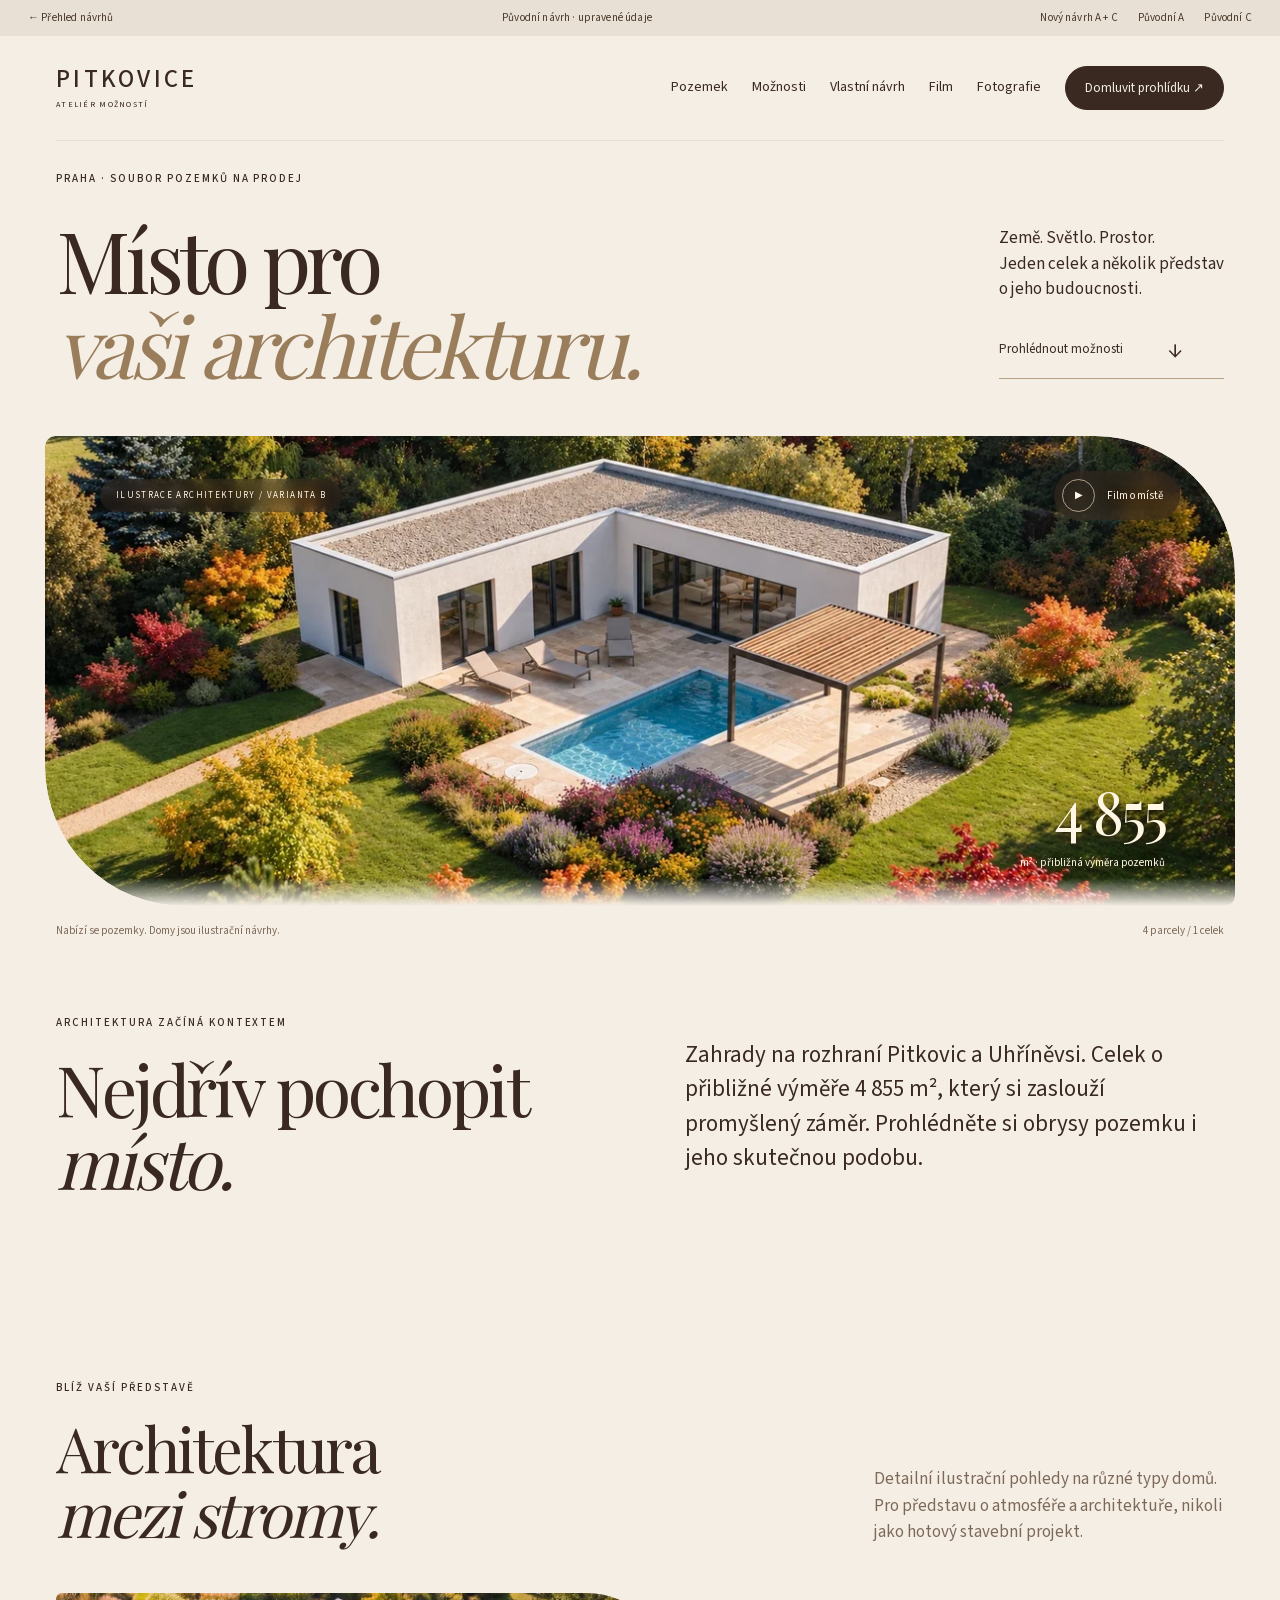
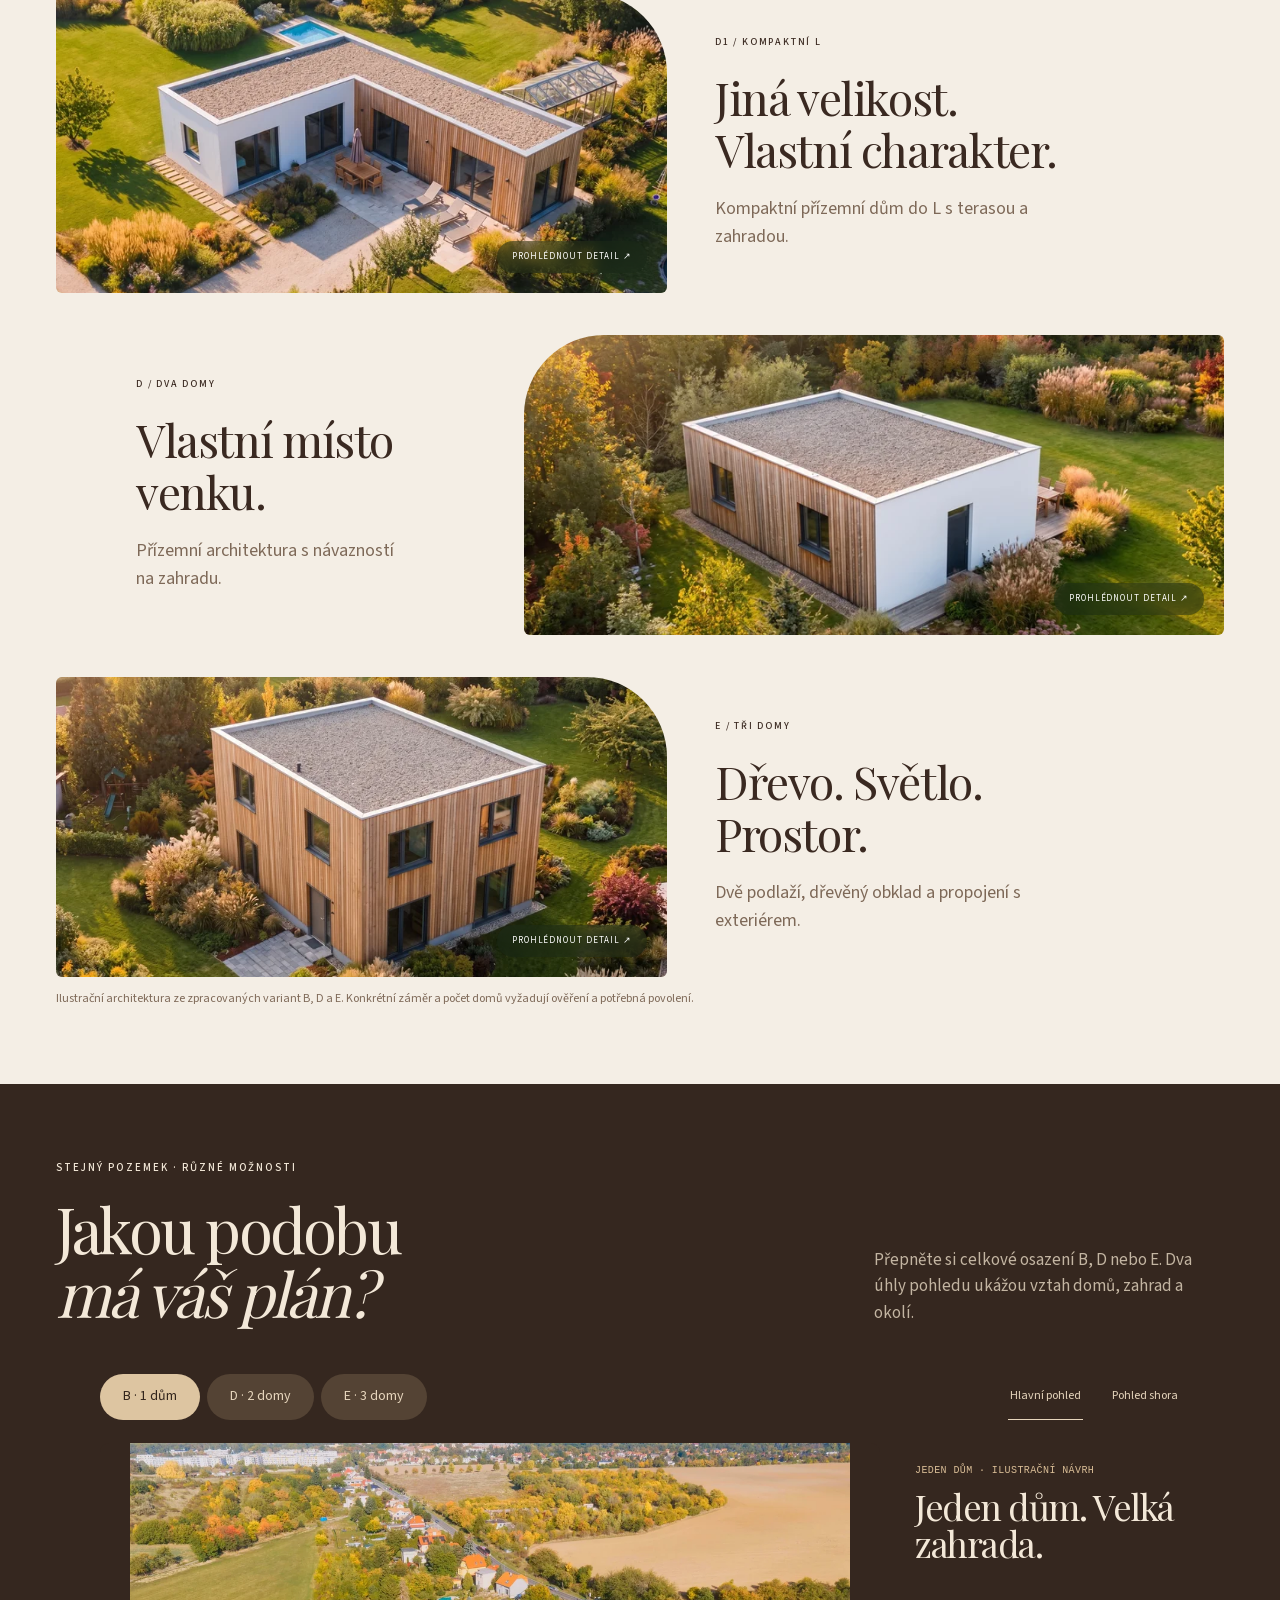
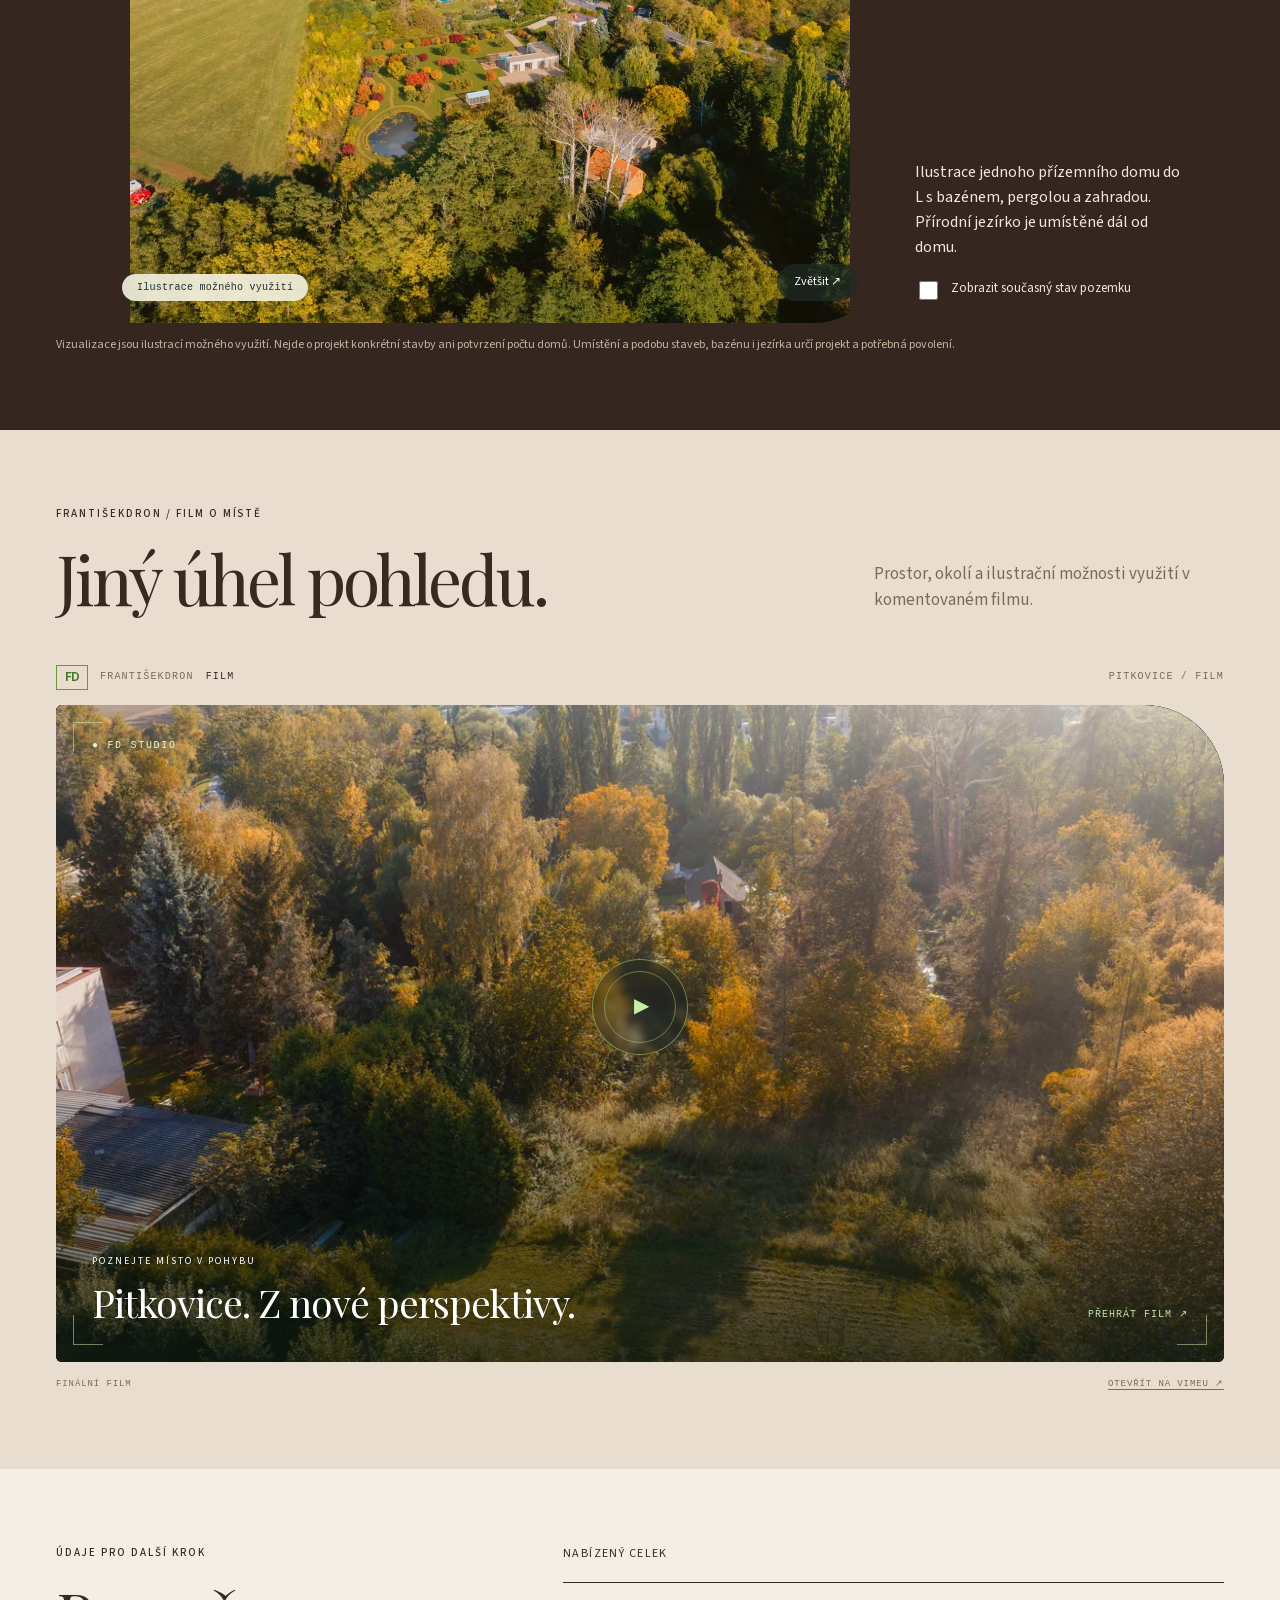
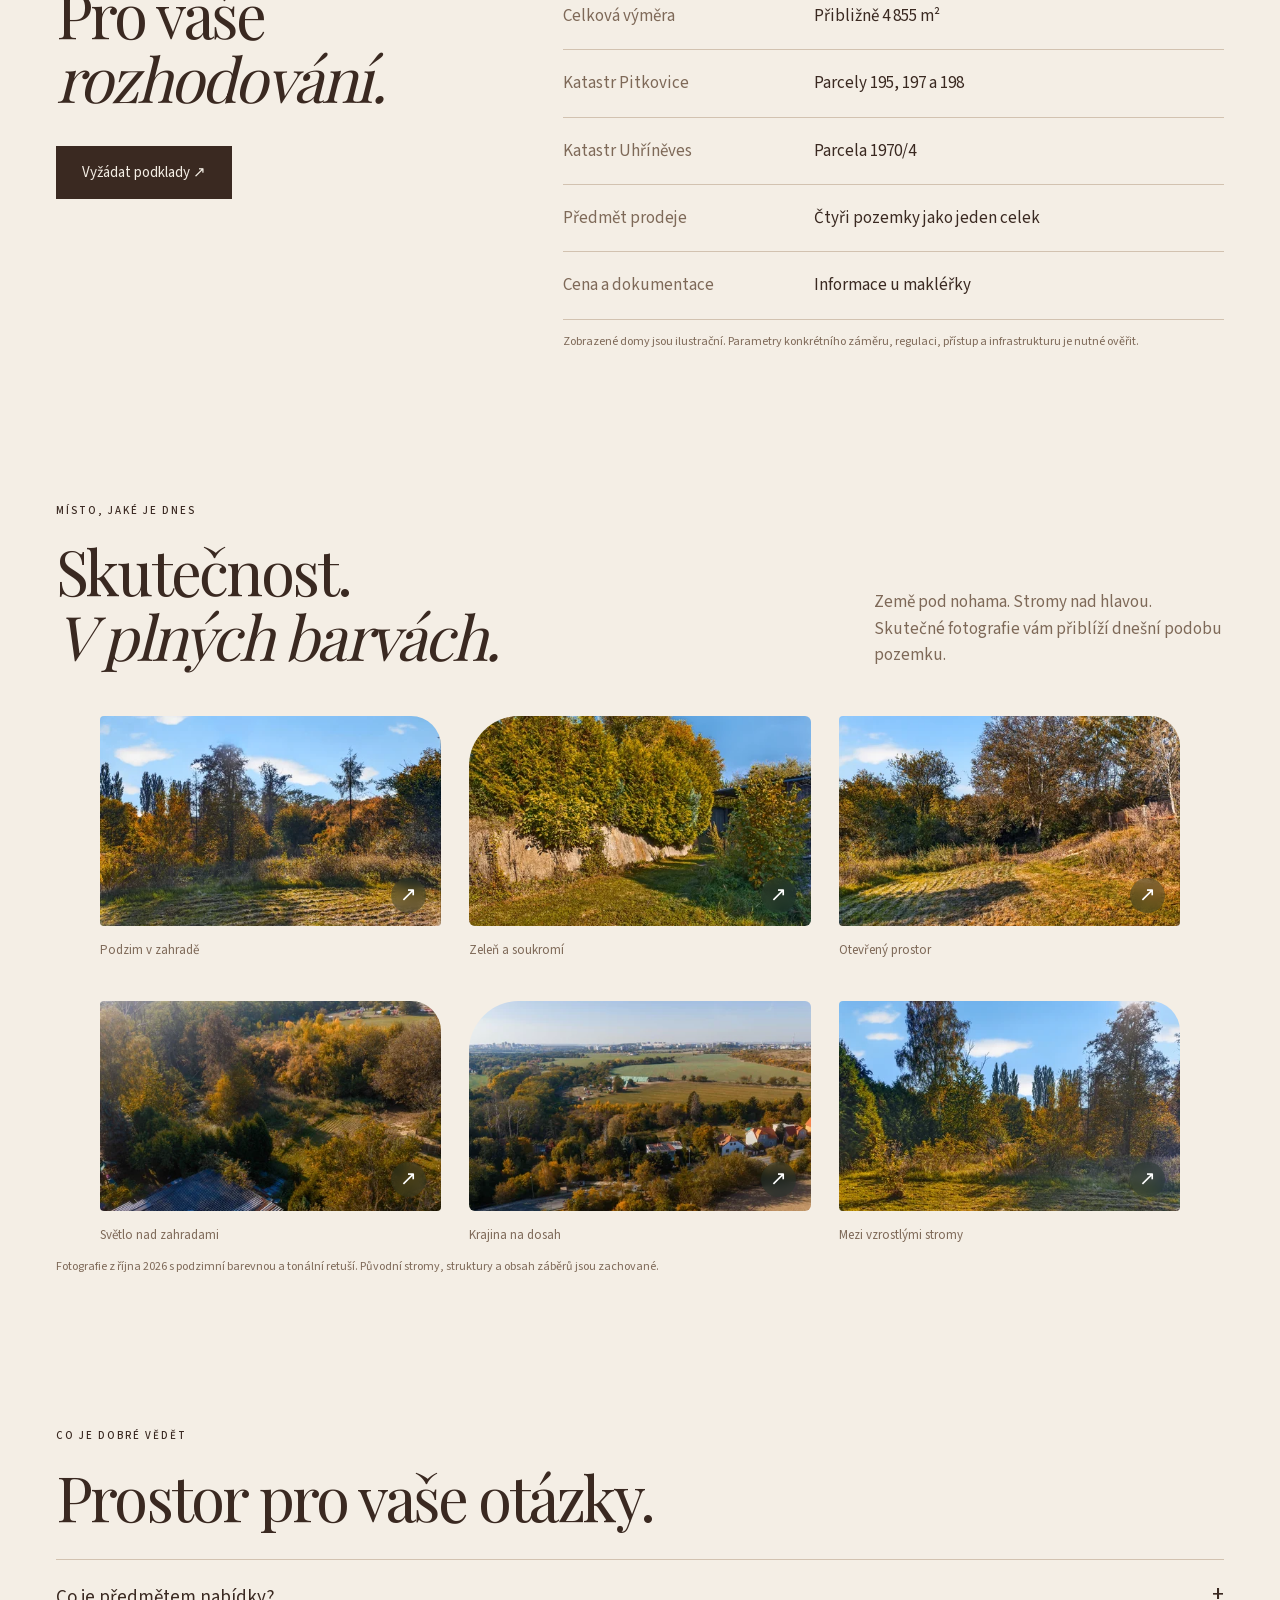
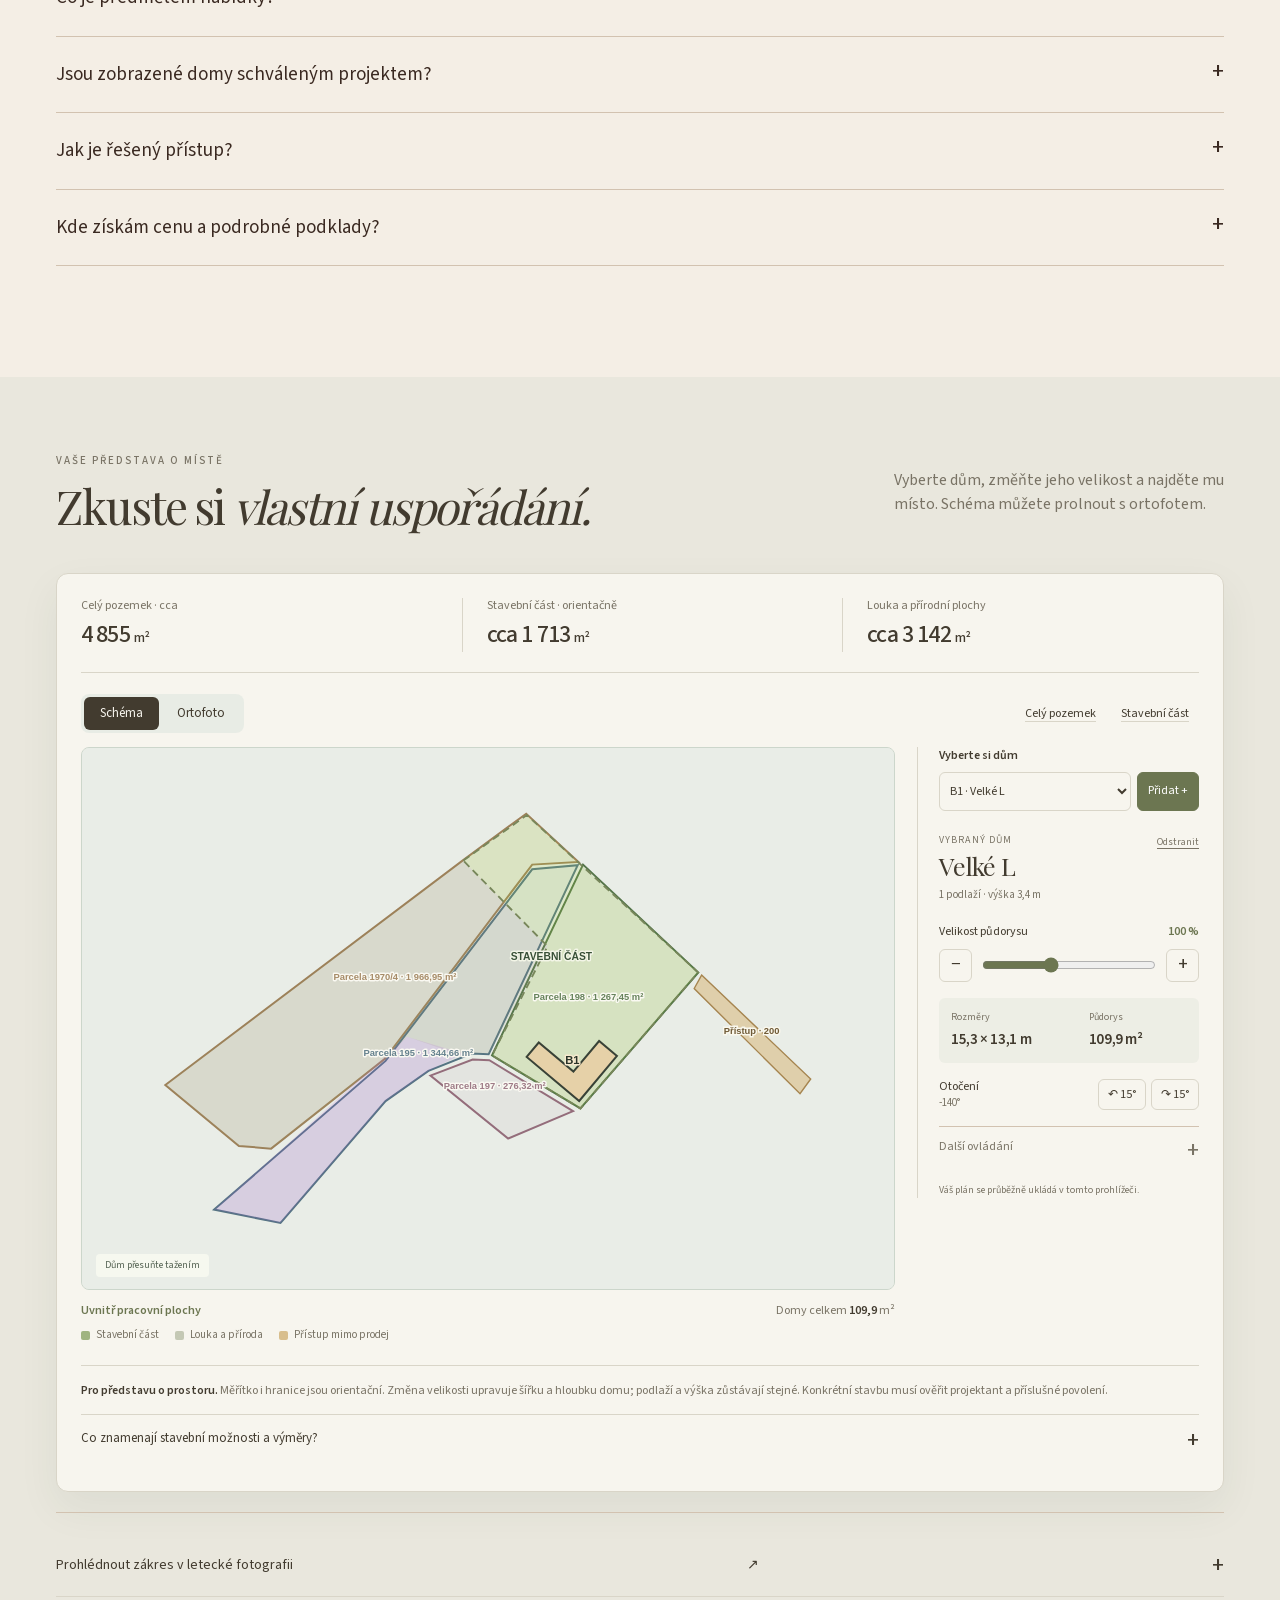
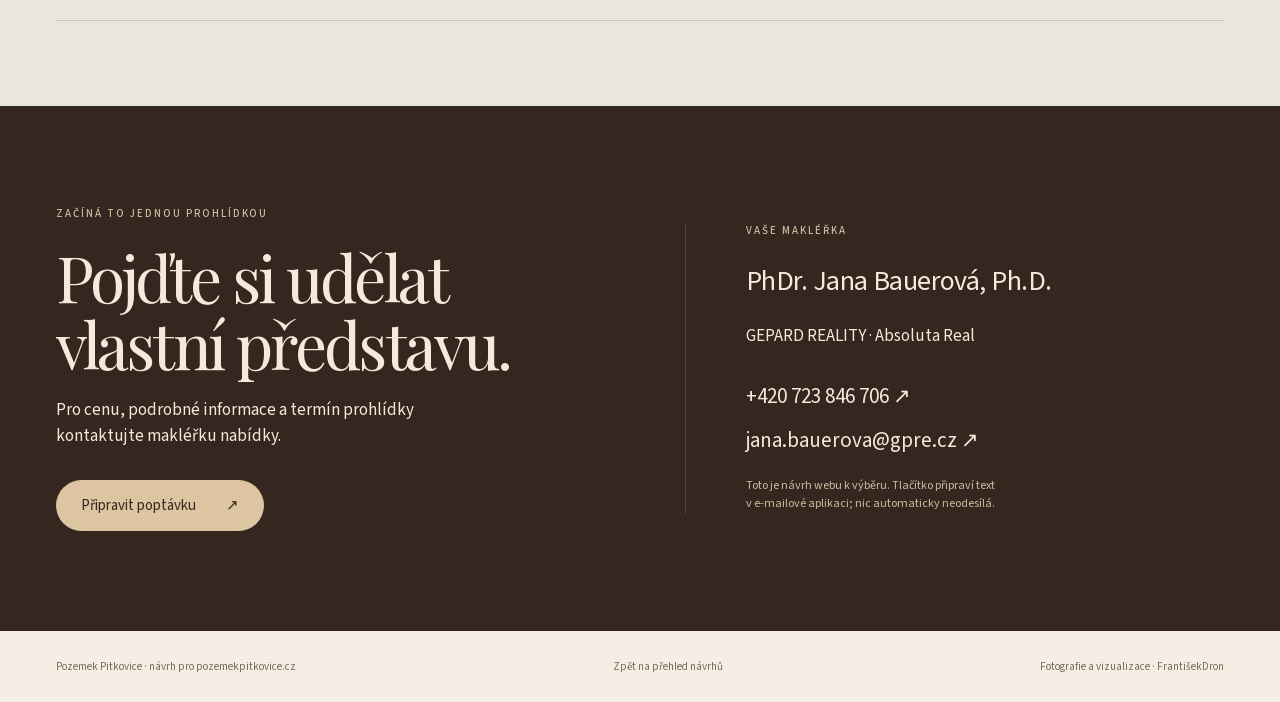
<file: atlas.html>
<!doctype html><html lang="cs"><head><meta charset="utf-8"><meta name="viewport" content="width=device-width,initial-scale=1"><meta name="robots" content="noindex,nofollow,noarchive"><meta name="referrer" content="no-referrer"><meta name="description" content="Návrh prezentace pozemků v Pitkovicích: fotografie, lokalita a ilustrační varianty možného využití."><meta name="theme-color" content="#193b36"><title>Ateliér · prostor pro architekturu · Pitkovice</title><link rel="stylesheet" href="styles.css?v=11"><script src="app.js?v=11" defer></script><link rel="stylesheet" href="planner.css?v=11"><script src="planner.js?v=11" defer></script></head><body class="atlas v3"><a class="skip" href="#main">Přeskočit na obsah</a><div class="draftbar"><a href="index.html">← Přehled návrhů</a><span class="draft-label">Původní návrh · upravené údaje</span><nav class="variants" aria-label="Návrhy webu"><a href="pitkovice.html">Nový návrh A + C</a><a href="krajina.html">Původní A</a><a href="atlas.html">Původní C</a></nav></div><main id="main"><section class="atelier-hero"><div class="wrap"><header class="nav"><a class="brand" href="#main">PITKOVICE<small>ATELIÉR MOŽNOSTÍ</small></a><button class="menu-toggle" aria-expanded="false" aria-controls="navlinks">Menu</button><nav id="navlinks" class="navlinks" aria-label="Hlavní navigace"><a href="#pozemek">Pozemek</a><a href="#moznosti">Možnosti</a><a href="#hranice">Vlastní návrh</a><a href="#film">Film</a><a href="#galerie">Fotografie</a><a class="btn" href="#kontakt">Domluvit prohlídku ↗</a></nav></header><div class="atelier-heading"><span class="eyebrow">Praha · soubor pozemků na prodej</span><h1>Místo pro<br> <em>vaši architekturu.</em></h1><div class="atelier-heading-note"><p>Země. Světlo. Prostor.<br> Jeden celek a několik představ<br> o jeho budoucnosti.</p><a href="#moznosti">Prohlédnout možnosti <span>↓</span></a></div></div></div><div class="atelier-stage"><img src="assets/web-v8/hero-atelier-800.webp" alt="Ilustrační přízemní dům do L uprostřed zahrady" class="atelier-main" fetchpriority="high" width="1672" height="941" decoding="async" data-full="assets/hero-atelier.webp" sizes="(max-width: 800px) 96vw, (min-width: 1600px) 1440px, 90vw" srcset="assets/web-v8/hero-atelier-480.webp 480w, assets/web-v8/hero-atelier-800.webp 800w, assets/web-v8/hero-atelier-1200.webp 1200w, assets/web-v8/hero-atelier-1600.webp 1600w" loading="eager"><div class="atelier-stage-caption"><span>ILUSTRACE ARCHITEKTURY / VARIANTA B</span><a href="#film"><span>▶</span> Film o místě</a></div><div class="atelier-stamp"><span>4 855</span><small>m² · přibližná výměra pozemků</small></div></div><div class="wrap atelier-under"><span>Nabízí se pozemky. Domy jsou ilustrační návrhy.</span><span>4 parcely / 1 celek</span></div></section><section class="section atelier-intro"><div class="wrap split"><div><span class="eyebrow">Architektura začíná kontextem</span><h2>Nejdřív pochopit<br> <em>místo.</em></h2></div><p class="lead">Zahrady na rozhraní Pitkovic a Uhříněvsi. Celek o přibližné výměře 4 855 m², který si zaslouží promyšlený záměr. Prohlédněte si obrysy pozemku i jeho skutečnou podobu.</p></div></section><section class="section visions-section"><div class="wrap"><div class="sectionhead"><div><span class="eyebrow">Blíž vaší představě</span><h2>Architektura<br> <em>mezi stromy.</em></h2></div><p>Detailní ilustrační pohledy na různé typy domů. Pro představu o atmosféře a architektuře, nikoli jako hotový stavební projekt.</p></div><div class="visions-grid"><article class="vision"><button data-photo="assets/house-D1-large.webp" data-caption="Ilustrační návrh domu D1 · kompaktní dům do L"><img src="[data-uri]" alt="Detailní ilustrace kompaktního domu D1 do L" loading="lazy" width="1800" height="1208" decoding="async" data-full="assets/house-D1-large.webp" sizes="(max-width: 800px) 90vw, 55vw" data-lazy-src="assets/web-v8/house-D1-large-800.webp" data-lazy-srcset="assets/web-v8/house-D1-large-480.webp 480w, assets/web-v8/house-D1-large-800.webp 800w, assets/web-v8/house-D1-large-1200.webp 1200w, assets/web-v8/house-D1-large-1600.webp 1600w"><span>PROHLÉDNOUT DETAIL ↗</span></button><div><span class="eyebrow">D1 / Kompaktní L</span><h3>Jiná velikost. Vlastní charakter.</h3><p>Kompaktní přízemní dům do L s terasou a zahradou.</p></div></article><article class="vision"><button data-photo="assets/house-D2-large.webp" data-caption="Ilustrační návrh domu D · přízemní architektura"><img src="[data-uri]" alt="Detailní ilustrace domu z varianty dvou přízemních domů" loading="lazy" width="2400" height="1610" decoding="async" data-full="assets/house-D2-large.webp" sizes="(max-width: 800px) 90vw, 55vw" data-lazy-src="assets/web-v8/house-D2-large-800.webp" data-lazy-srcset="assets/web-v8/house-D2-large-480.webp 480w, assets/web-v8/house-D2-large-800.webp 800w, assets/web-v8/house-D2-large-1200.webp 1200w, assets/web-v8/house-D2-large-1600.webp 1600w, assets/web-v8/house-D2-large-2000.webp 2000w"><span>PROHLÉDNOUT DETAIL ↗</span></button><div><span class="eyebrow">D / Dva domy</span><h3>Vlastní místo venku.</h3><p>Přízemní architektura s návazností na zahradu.</p></div></article><article class="vision"><button data-photo="assets/house-E-large.webp" data-caption="Ilustrační návrh domu E · dřevěný obklad a dvě podlaží"><img src="[data-uri]" alt="Detailní ilustrace patrového domu s dřevěným obkladem" loading="lazy" width="2400" height="1610" decoding="async" data-full="assets/house-E-large.webp" sizes="(max-width: 800px) 90vw, 55vw" data-lazy-src="assets/web-v8/house-E-large-800.webp" data-lazy-srcset="assets/web-v8/house-E-large-480.webp 480w, assets/web-v8/house-E-large-800.webp 800w, assets/web-v8/house-E-large-1200.webp 1200w, assets/web-v8/house-E-large-1600.webp 1600w, assets/web-v8/house-E-large-2000.webp 2000w"><span>PROHLÉDNOUT DETAIL ↗</span></button><div><span class="eyebrow">E / Tři domy</span><h3>Dřevo. Světlo. Prostor.</h3><p>Dvě podlaží, dřevěný obklad a propojení s exteriérem.</p></div></article></div><p class="notice">Ilustrační architektura ze zpracovaných variant B, D a E. Konkrétní záměr a počet domů vyžadují ověření a potřebná povolení.</p></div></section><section class="section explore-v3" id="moznosti"><div class="wrap"><div class="sectionhead"><div><span class="eyebrow">Stejný pozemek · různé možnosti</span><h2>Jakou podobu<br> <em>má váš plán?</em></h2></div><p>Přepněte si celkové osazení B, D nebo E. Dva úhly pohledu ukážou vztah domů, zahrad a okolí.</p></div><div class="explorer" data-initial="B"><div class="explorer-top"><div class="tabrow" role="group" aria-label="Ilustrační varianta"><button data-variant="B" aria-pressed="true">B · 1 dům</button><button data-variant="D" aria-pressed="false">D · 2 domy</button><button data-variant="E" aria-pressed="false">E · 3 domy</button></div><div class="tabrow viewrow" role="group" aria-label="Úhel pohledu"><button data-view="0095" aria-pressed="true">Hlavní pohled</button><button data-view="shora" aria-pressed="false">Pohled shora</button></div></div><div class="explorer-image"><img class="explorer-main" src="[data-uri]" alt="Ilustrace varianty B" loading="lazy" width="2200" height="1467" decoding="async" data-full="assets/B-01-0095.webp" sizes="(max-width: 800px) 96vw, (min-width: 1600px) 1440px, 90vw" data-lazy-src="assets/web-v8/B-01-0095-800.webp" data-lazy-srcset="assets/web-v8/B-01-0095-480.webp 480w, assets/web-v8/B-01-0095-800.webp 800w, assets/web-v8/B-01-0095-1200.webp 1200w, assets/web-v8/B-01-0095-1600.webp 1600w, assets/web-v8/B-01-0095-2000.webp 2000w"><span class="photo-label">Ilustrace možného využití</span><button class="zoom">Zvětšit ↗</button></div><div class="explorer-caption" aria-live="polite"><div><span class="eyebrow explorer-type">Varianta B · jeden dům</span><h3 class="explorer-title">Jeden dům. Velká zahrada.</h3></div><div><p class="explorer-description">Ilustrace jednoho přízemního domu do L s bazénem, pergolou a zahradou.</p><label class="before-toggle"><input type="checkbox" data-before> Zobrazit současný stav pozemku</label></div></div></div><p class="notice">Vizualizace jsou ilustrací možného využití. Nejde o projekt konkrétní stavby ani potvrzení počtu domů. Umístění a podobu staveb, bazénu i jezírka určí projekt a potřebná povolení.</p></div></section><section class="section film-v3" id="film"><div class="wrap"><div class="sectionhead"><div><span class="eyebrow">FrantišekDron / film o místě</span><h2>Jiný úhel pohledu.</h2></div><p>Prostor, okolí a ilustrační možnosti využití v komentovaném filmu.</p></div><div class="fd-film"><div class="film-top"><span><b class="fd-mark">FD</b> FRANTIŠEKDRON <i>FILM</i></span><span>PITKOVICE / FILM</span></div><div class="film-screen"><iframe class="film-vimeo" data-src="https://player.vimeo.com/video/1239120401?h=7a926438c9&amp;autoplay=1&amp;dnt=1&amp;title=0&amp;byline=0&amp;portrait=0" title="Pitkovice – finální film" allow="autoplay; fullscreen; picture-in-picture; encrypted-media" allowfullscreen referrerpolicy="strict-origin-when-cross-origin"></iframe><button class="film-cover" data-play aria-label="Přehrát finální film Pitkovice"><img src="[data-uri]" alt="Letecký pohled na Pitkovice, náhled filmu" loading="lazy" width="12258" height="8172" decoding="async" data-full="assets/land-podzim-retus.webp" sizes="(max-width: 800px) 96vw, (min-width: 1600px) 1440px, 90vw" data-lazy-src="assets/web-v8/land-podzim-retus-800.webp" data-lazy-srcset="assets/web-v8/land-podzim-retus-480.webp 480w, assets/web-v8/land-podzim-retus-800.webp 800w, assets/web-v8/land-podzim-retus-1200.webp 1200w, assets/web-v8/land-podzim-retus-1600.webp 1600w, assets/web-v8/land-podzim-retus-2000.webp 2000w"><span class="film-vignette"></span><span class="film-corner corner-tl"></span><span class="film-corner corner-tr"></span><span class="film-corner corner-bl"></span><span class="film-corner corner-br"></span><span class="film-rec">● FD STUDIO</span><span class="play-ring"><span>▶</span></span><span class="film-title"><small>POZNEJTE MÍSTO V POHYBU</small><strong>Pitkovice. Z nové perspektivy.</strong></span><span class="film-playlabel">PŘEHRÁT FILM ↗</span></button></div><div class="film-bottom"><span>FINÁLNÍ FILM</span><a href="https://vimeo.com/1239120401/7a926438c9" target="_blank" rel="noopener noreferrer">OTEVŘÍT NA VIMEU ↗</a></div></div></div></section><section class="section atelier-facts" id="pozemek"><div class="wrap dossier-grid"><div><span class="eyebrow">Údaje pro další krok</span><h2>Pro vaše<br> <em>rozhodování.</em></h2><button class="btn" data-inquiry>Vyžádat podklady ↗</button></div><div><table class="table"><caption>Nabízený celek</caption><tr><th>Celková výměra</th><td>Přibližně 4 855 m²</td></tr><tr><th>Katastr Pitkovice</th><td>Parcely 195, 197 a 198</td></tr><tr><th>Katastr Uhříněves</th><td>Parcela 1970/4</td></tr><tr><th>Předmět prodeje</th><td>Čtyři pozemky jako jeden celek</td></tr><tr><th>Cena a dokumentace</th><td>Informace u makléřky</td></tr></table><p class="notice">Zobrazené domy jsou ilustrační. Parametry konkrétního záměru, regulaci, přístup a infrastrukturu je nutné ověřit.</p></div></div></section><section class="section photos-v3" id="galerie"><div class="wrap"><div class="sectionhead"><div><span class="eyebrow">Místo, jaké je dnes</span><h2>Skutečnost.<br> <em>V plných barvách.</em></h2></div><p>Země pod nohama. Stromy nad hlavou. Skutečné fotografie vám přiblíží dnešní podobu pozemku.</p></div><div class="gallery"><button data-photo="assets/garden-autumn-podzim-retus.webp" data-caption="Podzim v zahradě · fotografie, barevná retuš"><img src="[data-uri]" alt="Podzim v zahradě" loading="lazy" width="2560" height="1703" decoding="async" data-full="assets/garden-autumn-podzim-retus-small.webp" sizes="(max-width: 800px) 44vw, 30vw" data-lazy-src="assets/web-v8/garden-autumn-podzim-retus-small-800.webp" data-lazy-srcset="assets/web-v8/garden-autumn-podzim-retus-small-480.webp 480w, assets/web-v8/garden-autumn-podzim-retus-small-800.webp 800w"><span class="plus" aria-hidden="true">↗</span><span>Podzim v zahradě</span></button><button data-photo="assets/trees-podzim-retus.webp" data-caption="Zeleň a soukromí · fotografie, barevná retuš"><img src="[data-uri]" alt="Zeleň a soukromí" loading="lazy" width="2560" height="1703" decoding="async" data-full="assets/trees-podzim-retus-small.webp" sizes="(max-width: 800px) 44vw, 30vw" data-lazy-src="assets/web-v8/trees-podzim-retus-small-800.webp" data-lazy-srcset="assets/web-v8/trees-podzim-retus-small-480.webp 480w, assets/web-v8/trees-podzim-retus-small-800.webp 800w"><span class="plus" aria-hidden="true">↗</span><span>Zeleň a soukromí</span></button><button data-photo="assets/meadow-podzim-retus.webp" data-caption="Otevřený prostor · fotografie, barevná retuš"><img src="[data-uri]" alt="Otevřený prostor" loading="lazy" width="2560" height="1698" decoding="async" data-full="assets/meadow-podzim-retus-small.webp" sizes="(max-width: 800px) 44vw, 30vw" data-lazy-src="assets/web-v8/meadow-podzim-retus-small-800.webp" data-lazy-srcset="assets/web-v8/meadow-podzim-retus-small-480.webp 480w, assets/web-v8/meadow-podzim-retus-small-800.webp 800w"><span class="plus" aria-hidden="true">↗</span><span>Otevřený prostor</span></button><button data-photo="assets/land-sun-podzim-retus.webp" data-caption="Světlo nad zahradami · fotografie, barevná retuš"><img src="[data-uri]" alt="Světlo nad zahradami" loading="lazy" width="12276" height="8184" decoding="async" data-full="assets/land-sun-podzim-retus-small.webp" sizes="(max-width: 800px) 44vw, 30vw" data-lazy-src="assets/web-v8/land-sun-podzim-retus-small-800.webp" data-lazy-srcset="assets/web-v8/land-sun-podzim-retus-small-480.webp 480w, assets/web-v8/land-sun-podzim-retus-small-800.webp 800w"><span class="plus" aria-hidden="true">↗</span><span>Světlo nad zahradami</span></button><button data-photo="assets/horizon-podzim-retus.webp" data-caption="Krajina na dosah · fotografie, barevná retuš"><img src="[data-uri]" alt="Krajina na dosah" loading="lazy" width="12270" height="8180" decoding="async" data-full="assets/horizon-podzim-retus-small.webp" sizes="(max-width: 800px) 44vw, 30vw" data-lazy-src="assets/web-v8/horizon-podzim-retus-small-800.webp" data-lazy-srcset="assets/web-v8/horizon-podzim-retus-small-480.webp 480w, assets/web-v8/horizon-podzim-retus-small-800.webp 800w"><span class="plus" aria-hidden="true">↗</span><span>Krajina na dosah</span></button><button data-photo="assets/garden-podzim-retus.webp" data-caption="Mezi vzrostlými stromy · fotografie, barevná retuš"><img src="[data-uri]" alt="Mezi vzrostlými stromy" loading="lazy" width="2560" height="1735" decoding="async" data-full="assets/garden-podzim-retus-small.webp" sizes="(max-width: 800px) 44vw, 30vw" data-lazy-src="assets/web-v8/garden-podzim-retus-small-800.webp" data-lazy-srcset="assets/web-v8/garden-podzim-retus-small-480.webp 480w, assets/web-v8/garden-podzim-retus-small-800.webp 800w"><span class="plus" aria-hidden="true">↗</span><span>Mezi vzrostlými stromy</span></button></div><p class="notice">Fotografie z října 2026 s podzimní barevnou a tonální retuší. Původní stromy, struktury a obsah záběrů jsou zachované.</p></div></section><section class="section"><div class="wrap"><span class="eyebrow">Co je dobré vědět</span><h2 style="margin-bottom:30px">Prostor pro vaše otázky.</h2><details><summary>Co je předmětem nabídky?</summary><p>Nabízí se soubor čtyř pozemků jako jeden celek: parcely 195, 197 a 198 v katastrálním území Pitkovice a parcela 1970/4 v katastrálním území Uhříněves. Přibližná celková výměra podle dodaných podkladů je 4 855 m². Domy na vizualizacích jsou pouze ilustrace.</p></details><details><summary>Jsou zobrazené domy schváleným projektem?</summary><p>Ne. Tři varianty pomáhají představit si různý způsob využití prostoru. Nepotvrzují možnost postavit konkrétní počet domů. Konkrétní záměr vyžaduje ověření regulace, přístupu, infrastruktury a potřebných povolení.</p></details><details><summary>Jak je řešený přístup?</summary><p>V podkladech je příjezd vedený z ulice přes parcelu 200. Tato parcela není součástí nabízeného souboru. Podmínky a právní zajištění přístupu je potřeba projednat s makléřkou.</p></details><details><summary>Kde získám cenu a podrobné podklady?</summary><p>Obraťte se na Janu Bauerovou. Při jednání si vyžádejte aktuální nabídku, podklady k parcelám a informace potřebné k posouzení vašeho záměru.</p></details></div></section><section class="section boundary-section planning-finale" id="hranice"><div class="wrap"><div class="boundary-heading"><div><span class="eyebrow">Vaše představa o místě</span><h2 id="planning-heading">Zkuste si <em>vlastní uspořádání.</em></h2></div><p>Vyberte dům, změňte jeho velikost a najděte mu místo. Schéma můžete prolnout s ortofotem.</p></div><section class="plot-planner" id="planner" data-plot-planner data-data-url="assets/planner-data-v8.json" aria-labelledby="planning-heading">
 <div class="planning-summary"><div><small>Celý pozemek · cca</small><strong>4 855 <span>m²</span></strong></div><div><small>Stavební část · orientačně</small><strong>cca 1 713 <span>m²</span></strong></div><div><small>Louka a přírodní plochy</small><strong>cca 3 142 <span>m²</span></strong></div></div>
 <div class="planner-topbar"><div class="planner-background" role="group" aria-label="Podklad mapy"><button type="button" data-action="background-plan" aria-pressed="true">Schéma</button><button type="button" data-action="background-ortho" aria-pressed="false">Ortofoto</button></div><label class="planner-opacity" data-ortho-controls hidden>Krytí <input type="range" data-opacity min="15" max="100" value="90" aria-label="Síla ortofotopodkladu"><output data-opacity-value>90 %</output></label><div class="planner-zoom" role="group" aria-label="Přiblížení plánu"><button type="button" data-action="fit-all">Celý pozemek</button><button type="button" data-action="fit-build">Stavební část</button></div></div>
 <div class="planner-layout"><div class="planner-map-column"><div class="planner-canvas-wrap"><svg class="planner-canvas" data-canvas role="application" aria-label="Pracovní plán parcel a domů. Vyberte dům a přesuňte jej tažením nebo šipkami." viewBox="0 0 900 900" tabindex="0"></svg><span class="planner-map-hint">Dům přesuňte tažením</span></div><div class="planner-foot"><span data-status role="status" aria-live="polite"></span><span>Domy celkem <b data-total>0</b> m²</span></div><div class="planner-legend"><span><i class="legend-build"></i>Stavební část</span><span><i class="legend-nature"></i>Louka a příroda</span><span><i class="legend-road"></i>Přístup mimo prodej</span></div><p class="planner-ortho-note" data-ortho-note hidden>Ortofoto se zákresem parcel z klientského podkladu MPP a ÚSES. Stejný podklad používá pracovní schéma. © Seznam.cz / TopGis.</p></div>
 <aside class="planner-inspector" aria-label="Úprava domu"><label class="planner-select-label" for="house-choice">Vyberte si dům</label><div class="planner-add"><select class="planner-catalog" id="house-choice" aria-label="Typ domu"></select><button type="button" data-action="add-selected" aria-label="Přidat vybraný typ domu">Přidat +</button></div><div class="planner-selection"><div><p class="planner-eyebrow">Vybraný dům</p><h3 id="planner-title" data-selected-title>Velké L</h3><p class="planner-model-meta" data-model-meta></p></div><button type="button" class="planner-remove" data-action="remove" aria-label="Odstranit vybraný dům">Odstranit</button></div>
 <div class="planner-size-label"><label for="house-size">Velikost půdorysu</label><output data-size-value>100 %</output></div><div class="planner-size"><button type="button" data-action="size-minus" aria-label="Zmenšit dům o 5 procent">−</button><input id="house-size" type="range" data-size min="50" max="180" value="100" step="5" aria-label="Velikost půdorysu domu v procentech"><button type="button" data-action="size-plus" aria-label="Zvětšit dům o 5 procent">+</button></div>
 <div class="planner-metrics"><div><small>Rozměry</small><b data-dimensions>—</b></div><div><small>Půdorys</small><b><span data-area>—</span> m²</b></div></div><div class="planner-rotate"><span>Otočení <output data-angle-value>—</output></span><button type="button" data-action="rotate-minus" aria-label="Otočit doleva o 15 stupňů">↶ 15°</button><button type="button" data-action="rotate-plus" aria-label="Otočit doprava o 15 stupňů">↷ 15°</button></div>
 <details class="planner-more"><summary>Další ovládání</summary><label class="planner-angle">Přesný úhel <input type="range" min="-180" max="180" step="1" data-angle aria-label="Úhel vybraného domu"></label><div class="planner-nudge" role="group" aria-label="Posun domu o půl metru"><button type="button" data-action="move" data-dx="-1" data-dy="0" aria-label="Posunout doleva o půl metru">←</button><button type="button" data-action="move" data-dx="0" data-dy="-1" aria-label="Posunout nahoru o půl metru">↑</button><button type="button" data-action="move" data-dx="0" data-dy="1" aria-label="Posunout dolů o půl metru">↓</button><button type="button" data-action="move" data-dx="1" data-dy="0" aria-label="Posunout doprava o půl metru">→</button></div><p class="planner-building-meta"><span data-storeys>1</span> podlaží · výška <span data-height>3,4 m</span></p><div class="planner-actions"><button type="button" data-action="default">Obnovit výchozí dům</button><button type="button" data-action="clear">Vyprázdnit plán</button><div><button type="button" data-action="export-svg">Stáhnout SVG</button><button type="button" data-action="export-png">Stáhnout PNG</button></div></div></details><p class="planner-save-note">Váš plán se průběžně ukládá v tomto prohlížeči.</p></aside></div>
 <p class="planner-caveat"><strong>Pro představu o prostoru.</strong> Měřítko i hranice jsou orientační. Změna velikosti upravuje šířku a hloubku domu; podlaží a výška zůstávají stejné. Konkrétní stavbu musí ověřit projektant a příslušné povolení.</p>
 <details class="planning-rules"><summary>Co znamenají stavební možnosti a výměry?</summary><p>Výměry jednotlivých parcel přebíráme z přehledu makléřky Jany Bauerové, která jako jejich zdroj uvádí katastr nemovitostí. Rozdělení na stavební a ostatní části zpracovala makléřka s pomocí AI podle podkladů Metropolitního plánu. Výměry stavebních částí i jejich zákres jsou orientační; nejde o geodetické zaměření ani potvrzení možnosti výstavby.</p><table><thead><tr><th>Parcela</th><th>Výměra dle přehledu</th><th>Stavební část · orientačně</th></tr></thead><tbody><tr><td>195</td><td>1 344,66 m²</td><td>198,60 m²</td></tr><tr><td>197</td><td>276,32 m²</td><td>0 m²</td></tr><tr><td>198</td><td>1 267,45 m²</td><td>1 267,45 m²</td></tr><tr><td>1970/4</td><td>1 966,95 m²</td><td>247,15 m²</td></tr></tbody></table><p>Pro části parcel 195 a 1970/4 je v komunikaci uvedeno podmíněné společné posouzení jednoho záměru a 30 % z přibližně 446 m², tedy 133,8 m². Jde o údaj k ověření. Pro parcelu 198 není doložen číselný limit zastavění ani odstupy. Umístění, počet domů a konkrétní stavbu musí potvrdit příslušné posouzení a povolení.</p><p>V podkladu se součty zaokrouhlených dílčích výměr liší o 0,01 m². Plocha domu v editoru je půdorys, nikoli užitná plocha.</p></details></section><details class="outline-details"><summary>Prohlédnout zákres v letecké fotografii <span>↗</span></summary><div class="boundary" data-boundary><div class="boundary-toolbar"><span class="boundary-legend"><i></i> Nabízený celek</span><div class="boundary-switch" role="group" aria-label="Pohled na zákres"><button data-boundary-view="top" aria-pressed="true">Pohled shora</button><button data-boundary-view="main" aria-pressed="false">Šikmý pohled</button></div></div><button class="boundary-picture" data-boundary-zoom aria-label="Zvětšit orientační zákres pozemku"><img src="[data-uri]" alt="Orientační zákres nabízeného souboru pozemků, pohled shora" loading="lazy" width="2400" height="1350" decoding="async" data-full="assets/outline-top.webp" sizes="(max-width: 800px) 96vw, (min-width: 1600px) 1440px, 90vw" data-lazy-src="assets/web-v8/outline-top-800.webp" data-lazy-srcset="assets/web-v8/outline-top-480.webp 480w, assets/web-v8/outline-top-800.webp 800w, assets/web-v8/outline-top-1200.webp 1200w, assets/web-v8/outline-top-1600.webp 1600w, assets/web-v8/outline-top-2000.webp 2000w"><span class="boundary-expand">Zvětšit zákres ↗</span></button><div class="boundary-bottom"><span>195 · 197 · 198 / Pitkovice</span><span>1970/4 / Uhříněves</span><span>cca 4 855 m²</span></div></div><p class="notice">Orientační zákres převzatý z připravených podkladů. Nenahrazuje katastrální mapu ani geodetické zaměření. Přístup přes parcelu 200 není součástí prodeje; jeho právní podmínky projednejte s makléřkou.</p></details>
</div></section></main><section class="contact" id="kontakt"><div class="wrap split"><div><span class="eyebrow">Začíná to jednou prohlídkou</span><h2>Pojďte si udělat<br> vlastní představu.</h2><p>Pro cenu, podrobné informace a termín prohlídky<br> kontaktujte makléřku nabídky.</p><div class="actions"><button class="btn light" data-inquiry>Připravit poptávku <span>↗</span></button></div></div><div class="contact-card"><p class="eyebrow">Vaše makléřka</p><p class="contact-name">PhDr. Jana Bauerová, Ph.D.</p><p>GEPARD REALITY · Absoluta Real</p><div class="contact-links"><a href="tel:+420723846706">+420 723 846 706 ↗</a><a href="mailto:jana.bauerova@gpre.cz">jana.bauerova@gpre.cz ↗</a></div><p class="fine">Toto je návrh webu k výběru. Tlačítko připraví text<br> v e-mailové aplikaci; nic automaticky neodesílá.</p></div></div></section><footer class="wrap footer"><span>Pozemek Pitkovice · návrh pro pozemekpitkovice.cz</span><a href="index.html">Zpět na přehled návrhů</a><span>Fotografie a vizualizace · FrantišekDron</span></footer><dialog class="dialog" id="lightbox"><div class="dialog-head"><span class="dialog-title"></span><button data-close aria-label="Zavřít zvětšenou fotografii">Zavřít ×</button></div><img alt="Zvětšená fotografie"></dialog><dialog class="dialog inquiry" id="inquiry"><div class="dialog-head"><span>Pozemek Pitkovice</span><button data-close aria-label="Zavřít poptávku">Zavřít ×</button></div><div class="inquiry-body"><h2>Domluvme si další krok.</h2><p class="fine">Připravte si zprávu pro Janu Bauerovou. Po kliknutí se otevře vaše e-mailová aplikace. Odeslání potvrdíte až v ní.</p><label for="purpose">O co máte zájem?</label><select id="purpose"><option>Rád/a bych se domluvil/a na osobní prohlídce.</option><option>Prosím o aktuální cenu a podrobné podklady.</option><option>Rád/a bych konzultoval/a možnosti využití pozemků.</option></select><label for="message">Chcete něco doplnit? <span class="muted">(nepovinné)</span></label><textarea id="message" placeholder="Například kdy vám vyhovuje prohlídka…"></textarea><button id="prepare-email" class="btn">Otevřít připravený e-mail ↗</button><p class="status" id="inquiry-status" aria-live="polite"></p></div></dialog></body></html>
</file>
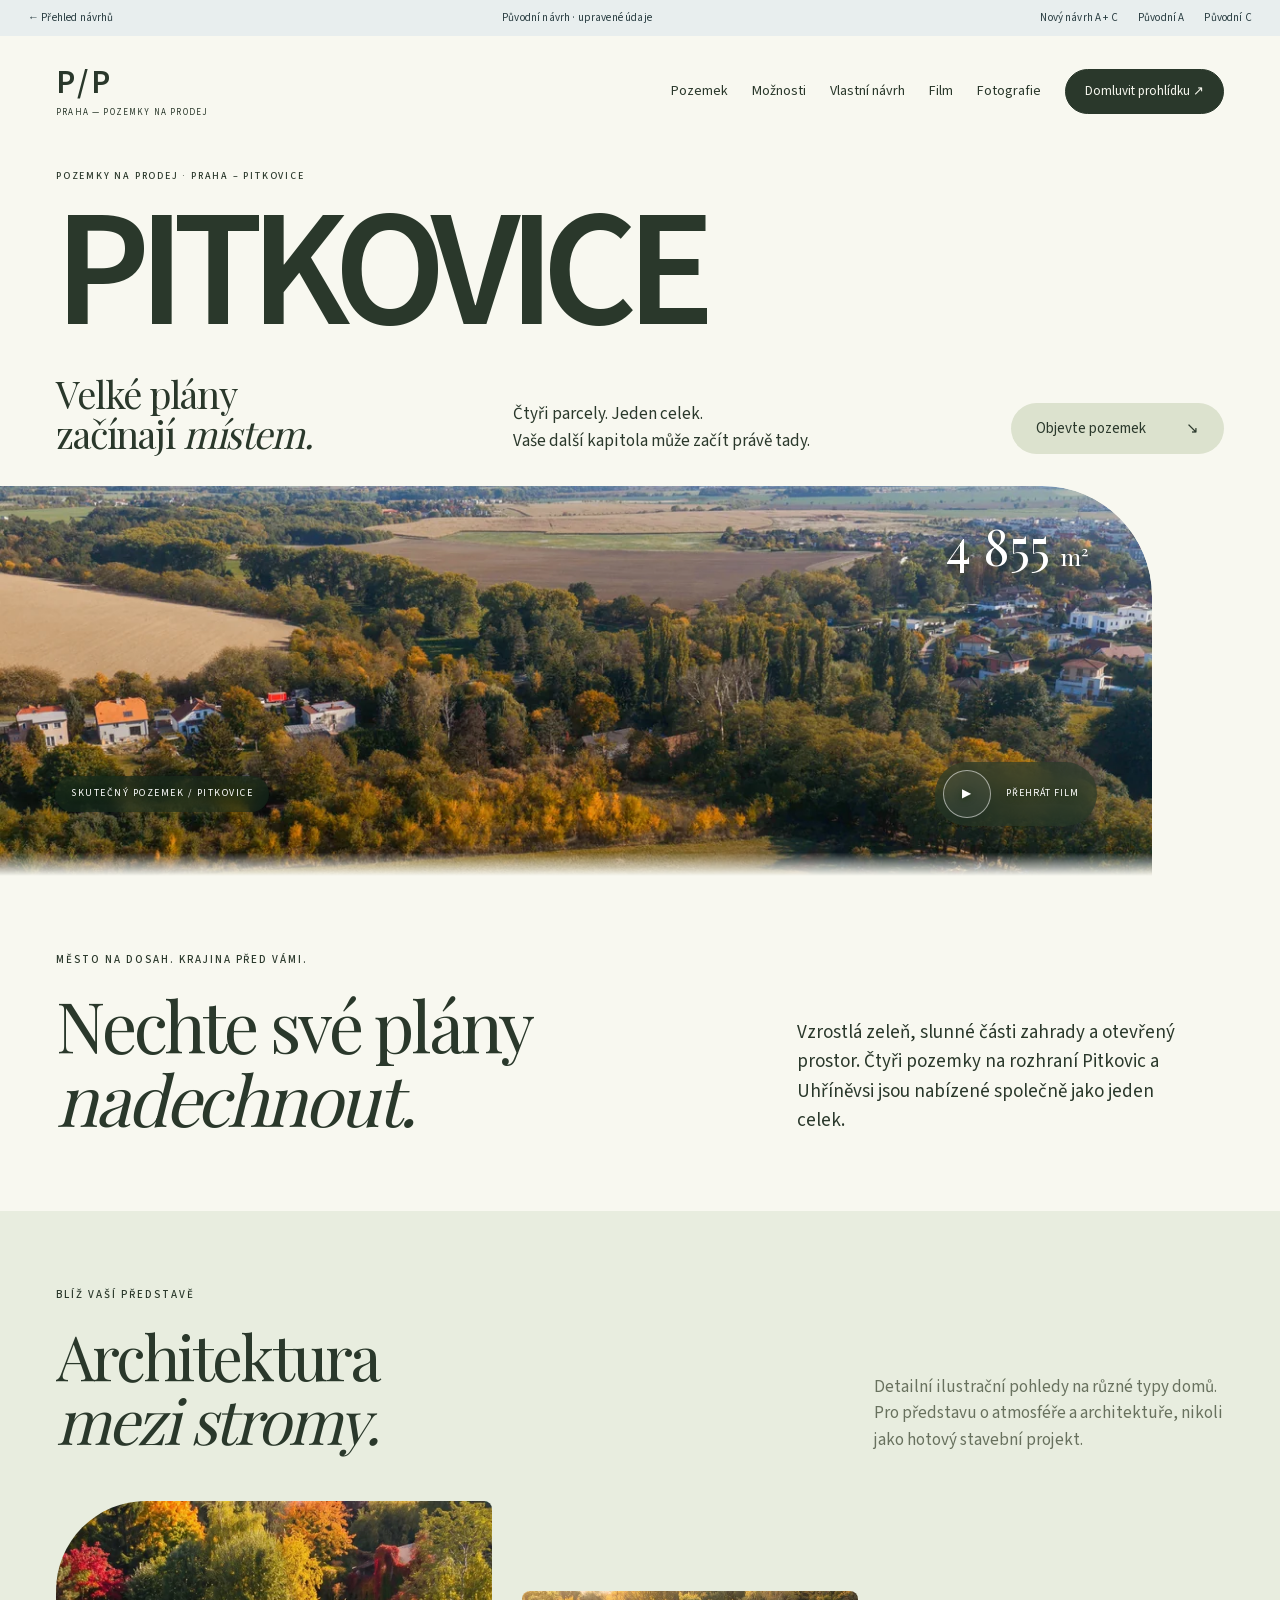
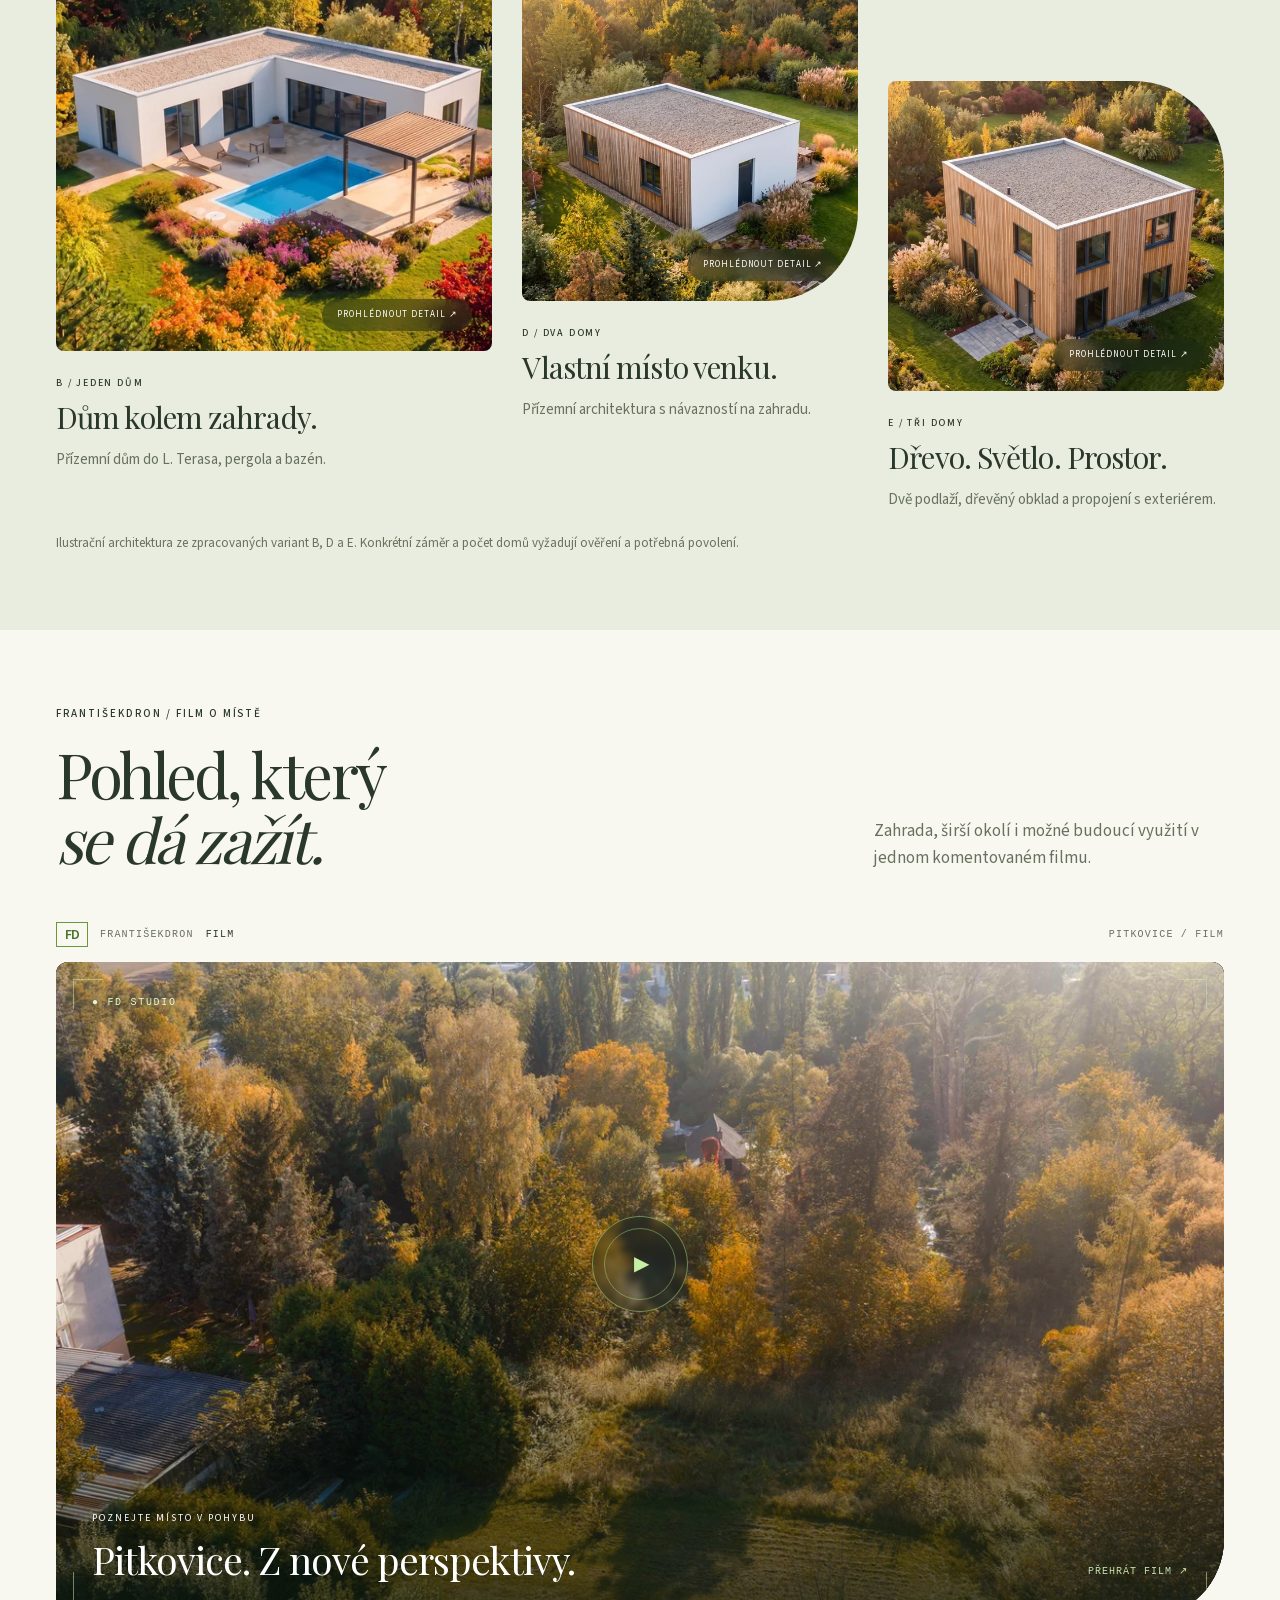
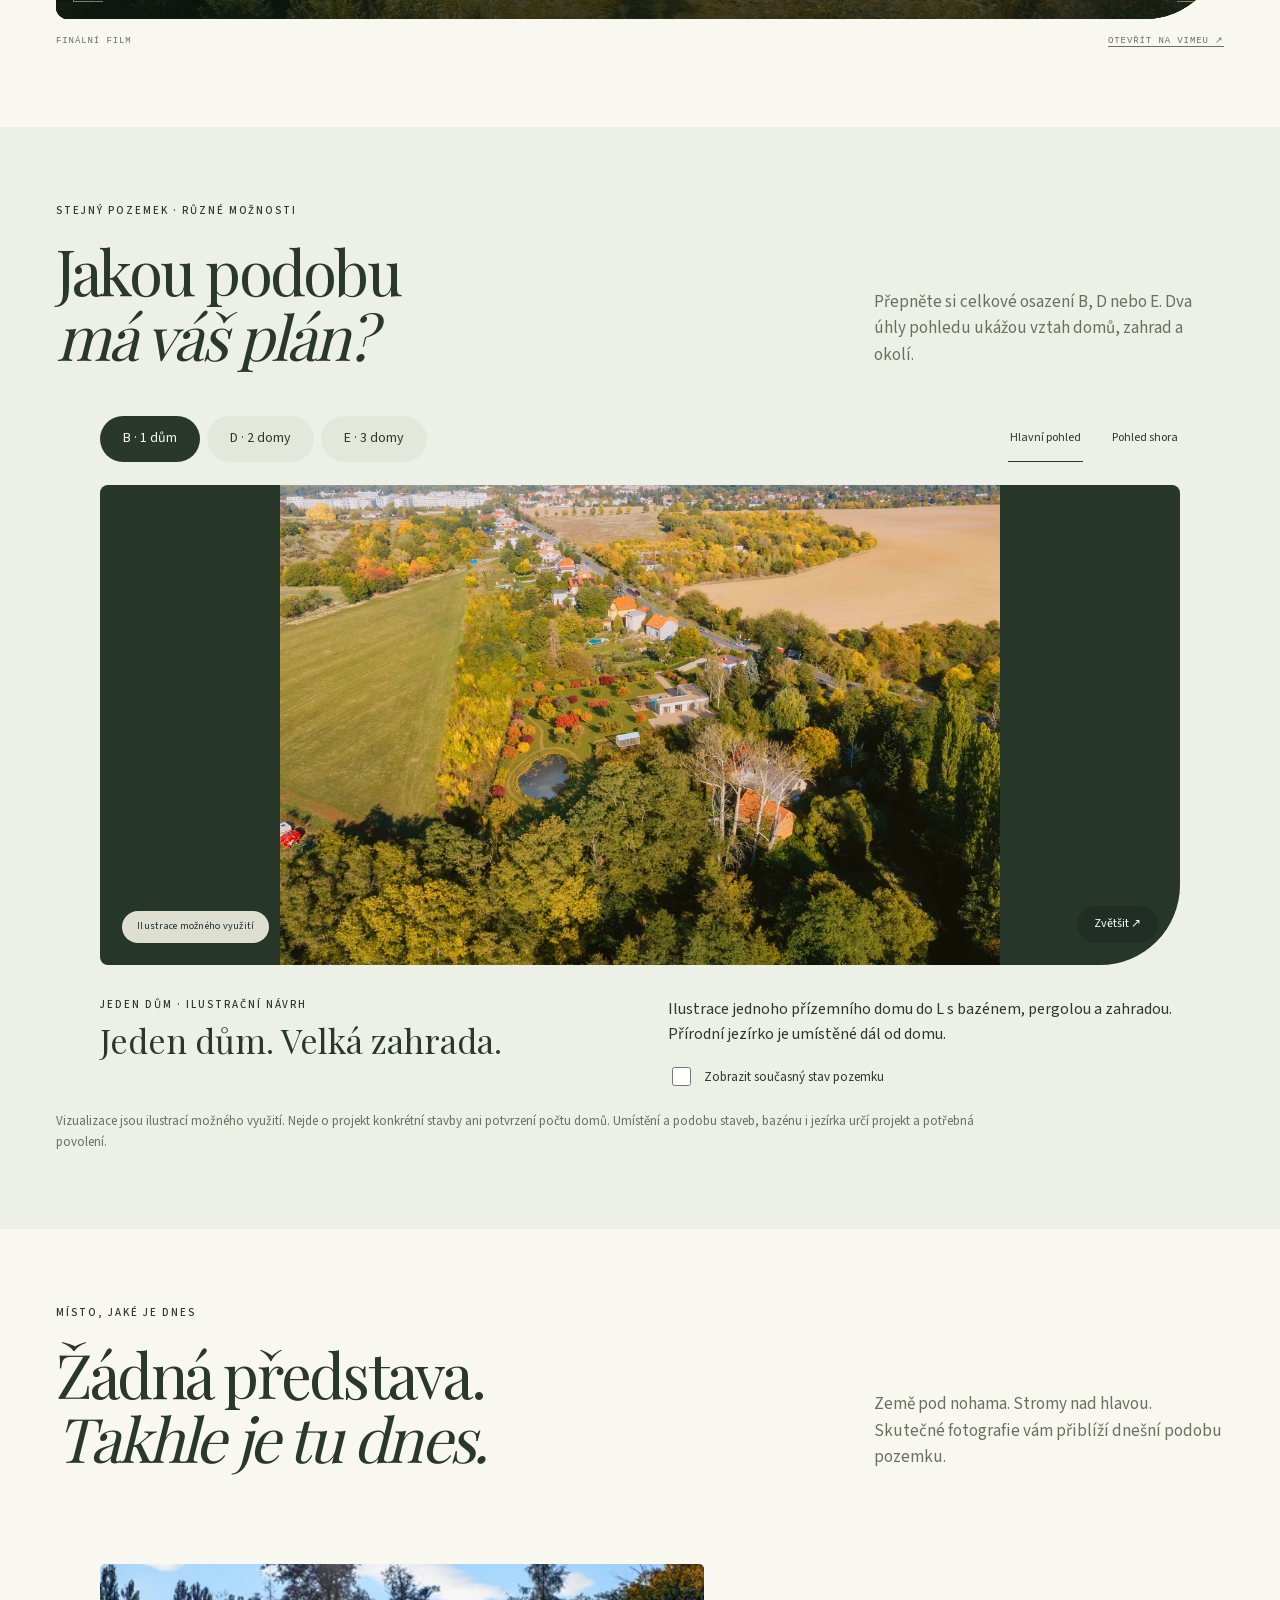
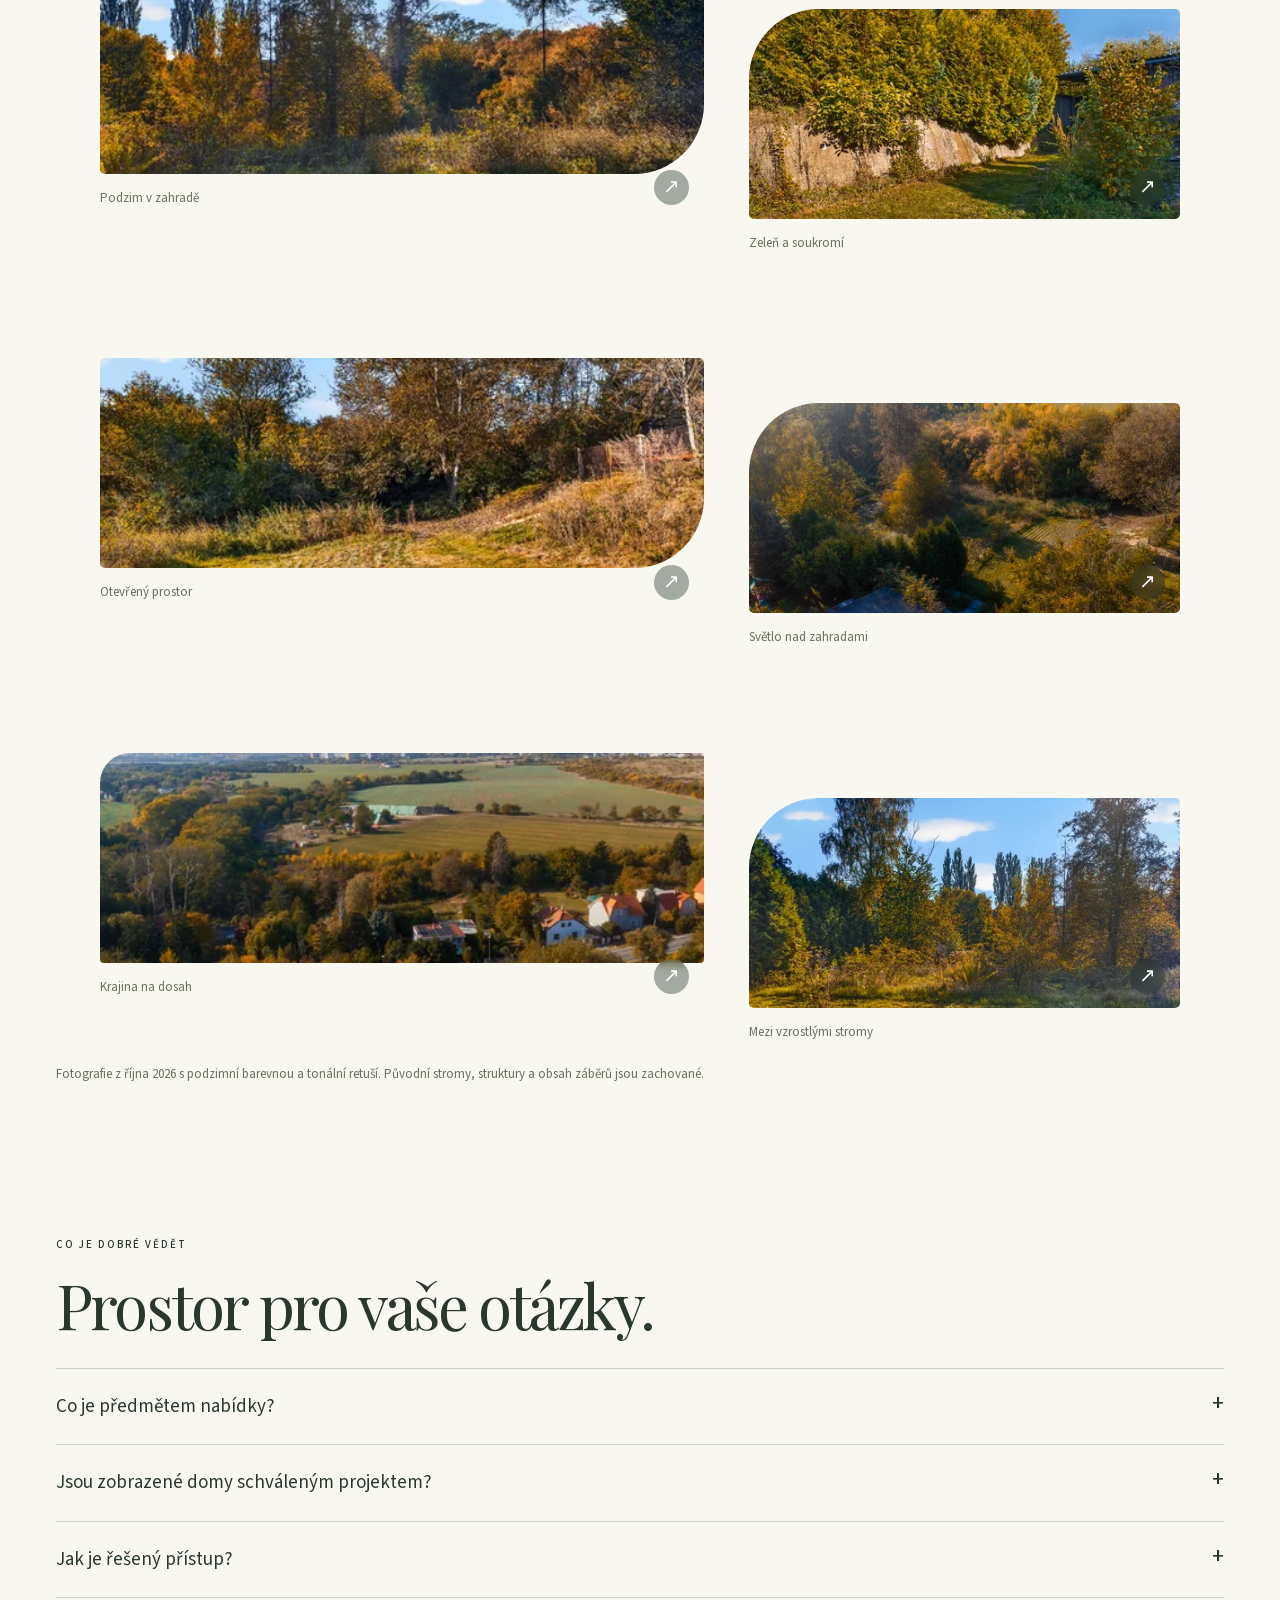
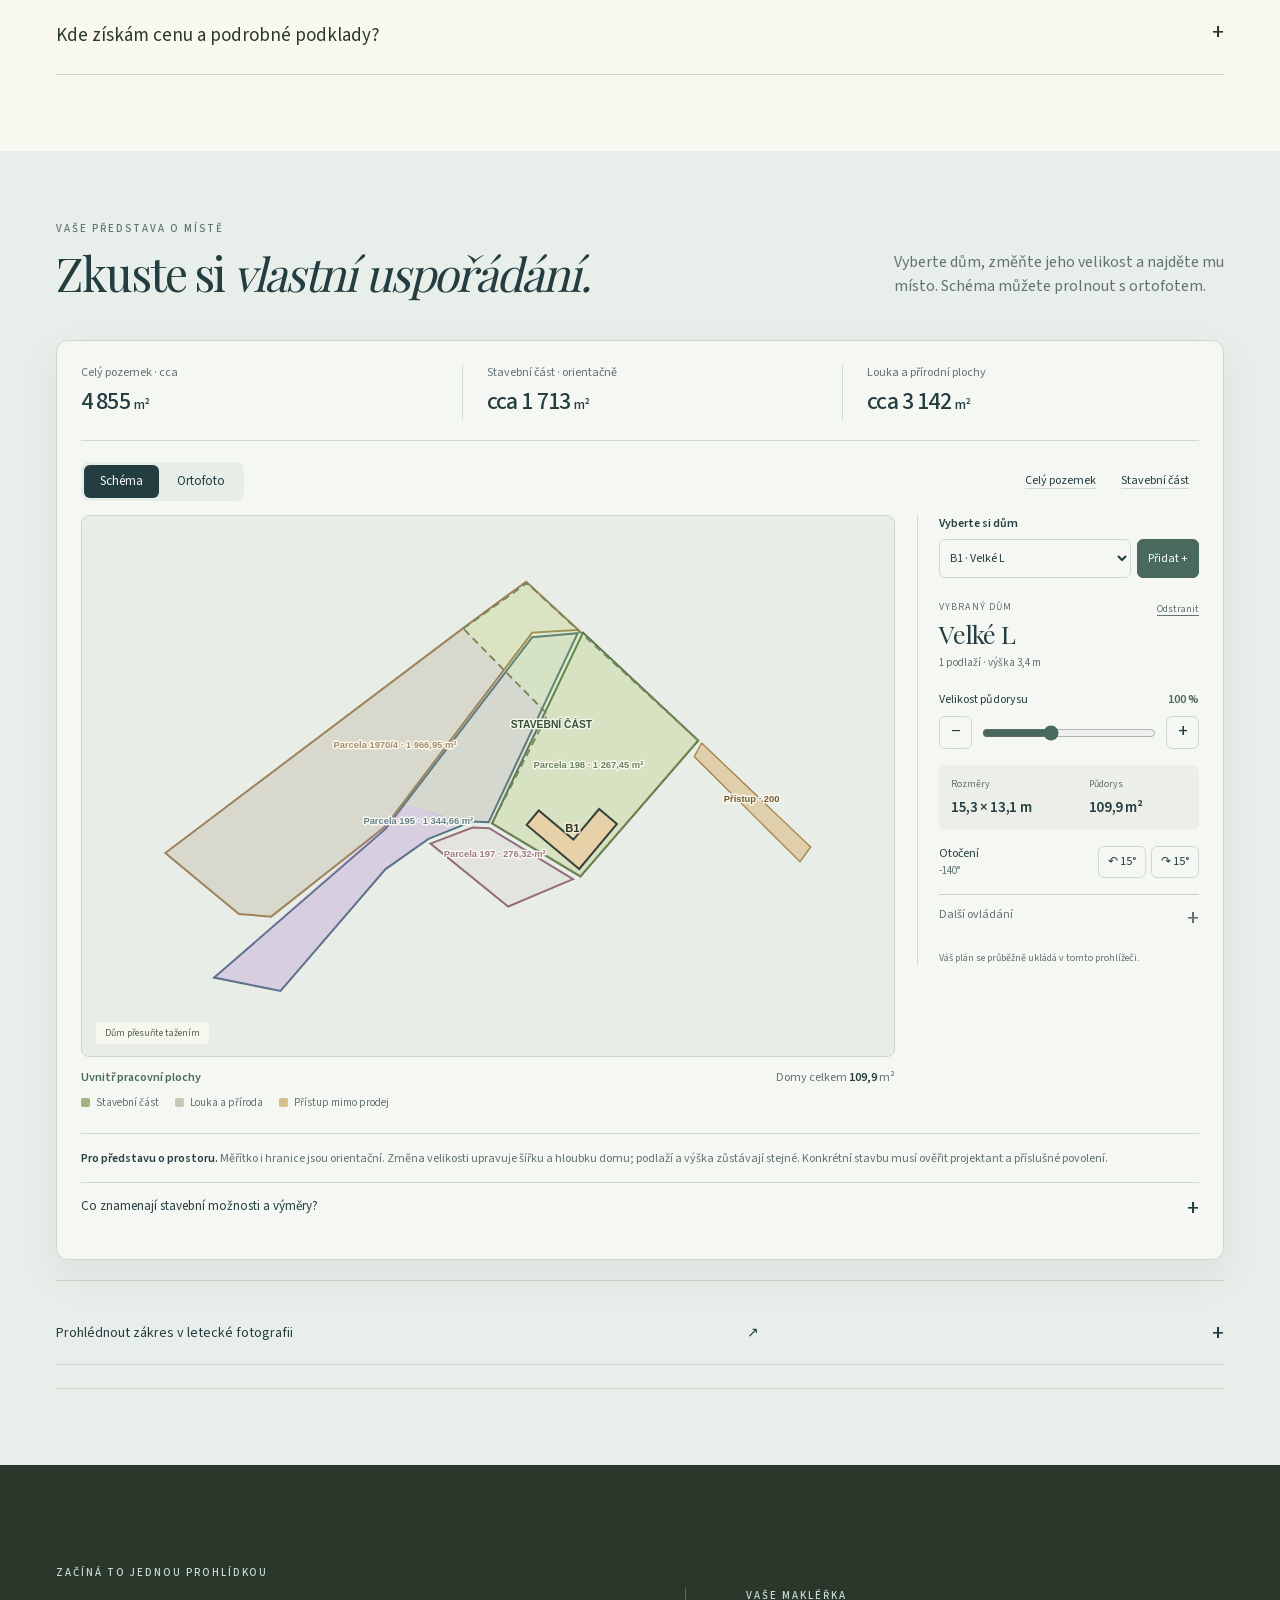
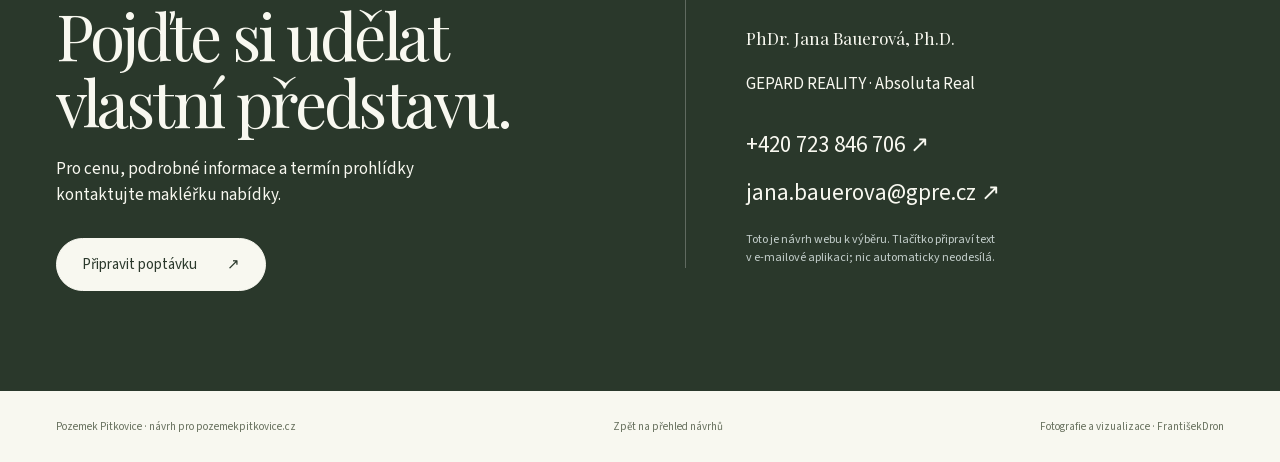
<file: krajina.html>
<!doctype html><html lang="cs"><head><meta charset="utf-8"><meta name="viewport" content="width=device-width,initial-scale=1"><meta name="robots" content="noindex,nofollow,noarchive"><meta name="referrer" content="no-referrer"><meta name="description" content="Návrh prezentace pozemků v Pitkovicích: fotografie, lokalita a ilustrační varianty možného využití."><meta name="theme-color" content="#193b36"><title>Krajina · nová perspektiva · Pitkovice</title><link rel="stylesheet" href="styles.css?v=11"><script src="app.js?v=11" defer></script><link rel="stylesheet" href="planner.css?v=11"><script src="planner.js?v=11" defer></script></head><body class="editorial v3"><a class="skip" href="#main">Přeskočit na obsah</a><div class="draftbar"><a href="index.html">← Přehled návrhů</a><span class="draft-label">Původní návrh · upravené údaje</span><nav class="variants" aria-label="Návrhy webu"><a href="pitkovice.html">Nový návrh A + C</a><a href="krajina.html">Původní A</a><a href="atlas.html">Původní C</a></nav></div><main id="main"><section class="landscape-hero-v3"><div class="wrap"><header class="nav"><a class="brand" href="#main">P / P<small>PRAHA — POZEMKY NA PRODEJ</small></a><button class="menu-toggle" aria-expanded="false" aria-controls="navlinks">Menu</button><nav id="navlinks" class="navlinks" aria-label="Hlavní navigace"><a href="#pozemek">Pozemek</a><a href="#moznosti">Možnosti</a><a href="#hranice">Vlastní návrh</a><a href="#film">Film</a><a href="#galerie">Fotografie</a><a class="btn" href="#kontakt">Domluvit prohlídku ↗</a></nav></header><div class="landscape-heading-v3"><span class="eyebrow">Pozemky na prodej · Praha – Pitkovice</span><h1>PITKOVICE</h1><div><h2>Velké plány<br> začínají <em>místem.</em></h2><p>Čtyři parcely. Jeden celek.<br> Vaše další kapitola může začít právě tady.</p><a href="#hranice" class="btn">Objevte pozemek <span>↘</span></a></div></div></div><div class="landscape-photo-v3"><img src="assets/web-v8/overview-podzim-retus-800.webp" alt="Barevně retušovaná fotografie pozemků a okolí z dronu" class="" fetchpriority="high" width="12288" height="8192" decoding="async" data-full="assets/overview-podzim-retus.webp" sizes="(max-width: 800px) 96vw, (min-width: 1600px) 1440px, 90vw" srcset="assets/web-v8/overview-podzim-retus-480.webp 480w, assets/web-v8/overview-podzim-retus-800.webp 800w, assets/web-v8/overview-podzim-retus-1200.webp 1200w, assets/web-v8/overview-podzim-retus-1600.webp 1600w, assets/web-v8/overview-podzim-retus-2000.webp 2000w" loading="eager"><div class="landscape-picture-foot"><span>SKUTEČNÝ POZEMEK / PITKOVICE</span><a href="#film" class="round-link"><span>▶</span> Přehrát film</a></div><div class="landscape-side">4 855 <small>m²</small></div></div></section><section class="section land-intro-v3" id="pozemek"><div class="wrap"><span class="eyebrow">Město na dosah. Krajina před vámi.</span><div class="manifesto-grid"><h2>Nechte své plány<br> <em>nadechnout.</em></h2><p>Vzrostlá zeleň, slunné části zahrady a otevřený prostor. Čtyři pozemky na rozhraní Pitkovic a Uhříněvsi jsou nabízené společně jako jeden celek.</p></div></div></section><section class="section visions-section"><div class="wrap"><div class="sectionhead"><div><span class="eyebrow">Blíž vaší představě</span><h2>Architektura<br> <em>mezi stromy.</em></h2></div><p>Detailní ilustrační pohledy na různé typy domů. Pro představu o atmosféře a architektuře, nikoli jako hotový stavební projekt.</p></div><div class="visions-grid"><article class="vision"><button data-photo="assets/house-B1-large.webp" data-caption="Ilustrační návrh domu B · přízemní dům do L"><img src="[data-uri]" alt="Detailní ilustrace přízemního domu do L s pergolou a bazénem" loading="lazy" width="2400" height="1610" decoding="async" data-full="assets/house-B1-large.webp" sizes="(max-width: 800px) 90vw, 55vw" data-lazy-src="assets/web-v8/house-B1-large-800.webp" data-lazy-srcset="assets/web-v8/house-B1-large-480.webp 480w, assets/web-v8/house-B1-large-800.webp 800w, assets/web-v8/house-B1-large-1200.webp 1200w, assets/web-v8/house-B1-large-1600.webp 1600w, assets/web-v8/house-B1-large-2000.webp 2000w"><span>PROHLÉDNOUT DETAIL ↗</span></button><div><span class="eyebrow">B / Jeden dům</span><h3>Dům kolem zahrady.</h3><p>Přízemní dům do L. Terasa, pergola a bazén.</p></div></article><article class="vision"><button data-photo="assets/house-D2-large.webp" data-caption="Ilustrační návrh domu D · přízemní architektura"><img src="[data-uri]" alt="Detailní ilustrace domu z varianty dvou přízemních domů" loading="lazy" width="2400" height="1610" decoding="async" data-full="assets/house-D2-large.webp" sizes="(max-width: 800px) 90vw, 55vw" data-lazy-src="assets/web-v8/house-D2-large-800.webp" data-lazy-srcset="assets/web-v8/house-D2-large-480.webp 480w, assets/web-v8/house-D2-large-800.webp 800w, assets/web-v8/house-D2-large-1200.webp 1200w, assets/web-v8/house-D2-large-1600.webp 1600w, assets/web-v8/house-D2-large-2000.webp 2000w"><span>PROHLÉDNOUT DETAIL ↗</span></button><div><span class="eyebrow">D / Dva domy</span><h3>Vlastní místo venku.</h3><p>Přízemní architektura s návazností na zahradu.</p></div></article><article class="vision"><button data-photo="assets/house-E-large.webp" data-caption="Ilustrační návrh domu E · dřevěný obklad a dvě podlaží"><img src="[data-uri]" alt="Detailní ilustrace patrového domu s dřevěným obkladem" loading="lazy" width="2400" height="1610" decoding="async" data-full="assets/house-E-large.webp" sizes="(max-width: 800px) 90vw, 55vw" data-lazy-src="assets/web-v8/house-E-large-800.webp" data-lazy-srcset="assets/web-v8/house-E-large-480.webp 480w, assets/web-v8/house-E-large-800.webp 800w, assets/web-v8/house-E-large-1200.webp 1200w, assets/web-v8/house-E-large-1600.webp 1600w, assets/web-v8/house-E-large-2000.webp 2000w"><span>PROHLÉDNOUT DETAIL ↗</span></button><div><span class="eyebrow">E / Tři domy</span><h3>Dřevo. Světlo. Prostor.</h3><p>Dvě podlaží, dřevěný obklad a propojení s exteriérem.</p></div></article></div><p class="notice">Ilustrační architektura ze zpracovaných variant B, D a E. Konkrétní záměr a počet domů vyžadují ověření a potřebná povolení.</p></div></section><section class="section film-v3" id="film"><div class="wrap"><div class="sectionhead"><div><span class="eyebrow">FrantišekDron / film o místě</span><h2>Pohled, který<br> <em>se dá zažít.</em></h2></div><p>Zahrada, širší okolí i možné budoucí využití v jednom komentovaném filmu.</p></div><div class="fd-film"><div class="film-top"><span><b class="fd-mark">FD</b> FRANTIŠEKDRON <i>FILM</i></span><span>PITKOVICE / FILM</span></div><div class="film-screen"><iframe class="film-vimeo" data-src="https://player.vimeo.com/video/1239120401?h=7a926438c9&amp;autoplay=1&amp;dnt=1&amp;title=0&amp;byline=0&amp;portrait=0" title="Pitkovice – finální film" allow="autoplay; fullscreen; picture-in-picture; encrypted-media" allowfullscreen referrerpolicy="strict-origin-when-cross-origin"></iframe><button class="film-cover" data-play aria-label="Přehrát finální film Pitkovice"><img src="[data-uri]" alt="Letecký pohled na Pitkovice, náhled filmu" loading="lazy" width="12258" height="8172" decoding="async" data-full="assets/land-podzim-retus.webp" sizes="(max-width: 800px) 96vw, (min-width: 1600px) 1440px, 90vw" data-lazy-src="assets/web-v8/land-podzim-retus-800.webp" data-lazy-srcset="assets/web-v8/land-podzim-retus-480.webp 480w, assets/web-v8/land-podzim-retus-800.webp 800w, assets/web-v8/land-podzim-retus-1200.webp 1200w, assets/web-v8/land-podzim-retus-1600.webp 1600w, assets/web-v8/land-podzim-retus-2000.webp 2000w"><span class="film-vignette"></span><span class="film-corner corner-tl"></span><span class="film-corner corner-tr"></span><span class="film-corner corner-bl"></span><span class="film-corner corner-br"></span><span class="film-rec">● FD STUDIO</span><span class="play-ring"><span>▶</span></span><span class="film-title"><small>POZNEJTE MÍSTO V POHYBU</small><strong>Pitkovice. Z nové perspektivy.</strong></span><span class="film-playlabel">PŘEHRÁT FILM ↗</span></button></div><div class="film-bottom"><span>FINÁLNÍ FILM</span><a href="https://vimeo.com/1239120401/7a926438c9" target="_blank" rel="noopener noreferrer">OTEVŘÍT NA VIMEU ↗</a></div></div></div></section><section class="section explore-v3" id="moznosti"><div class="wrap"><div class="sectionhead"><div><span class="eyebrow">Stejný pozemek · různé možnosti</span><h2>Jakou podobu<br> <em>má váš plán?</em></h2></div><p>Přepněte si celkové osazení B, D nebo E. Dva úhly pohledu ukážou vztah domů, zahrad a okolí.</p></div><div class="explorer" data-initial="B"><div class="explorer-top"><div class="tabrow" role="group" aria-label="Ilustrační varianta"><button data-variant="B" aria-pressed="true">B · 1 dům</button><button data-variant="D" aria-pressed="false">D · 2 domy</button><button data-variant="E" aria-pressed="false">E · 3 domy</button></div><div class="tabrow viewrow" role="group" aria-label="Úhel pohledu"><button data-view="0095" aria-pressed="true">Hlavní pohled</button><button data-view="shora" aria-pressed="false">Pohled shora</button></div></div><div class="explorer-image"><img class="explorer-main" src="[data-uri]" alt="Ilustrace varianty B" loading="lazy" width="2200" height="1467" decoding="async" data-full="assets/B-01-0095.webp" sizes="(max-width: 800px) 96vw, (min-width: 1600px) 1440px, 90vw" data-lazy-src="assets/web-v8/B-01-0095-800.webp" data-lazy-srcset="assets/web-v8/B-01-0095-480.webp 480w, assets/web-v8/B-01-0095-800.webp 800w, assets/web-v8/B-01-0095-1200.webp 1200w, assets/web-v8/B-01-0095-1600.webp 1600w, assets/web-v8/B-01-0095-2000.webp 2000w"><span class="photo-label">Ilustrace možného využití</span><button class="zoom">Zvětšit ↗</button></div><div class="explorer-caption" aria-live="polite"><div><span class="eyebrow explorer-type">Varianta B · jeden dům</span><h3 class="explorer-title">Jeden dům. Velká zahrada.</h3></div><div><p class="explorer-description">Ilustrace jednoho přízemního domu do L s bazénem, pergolou a zahradou.</p><label class="before-toggle"><input type="checkbox" data-before> Zobrazit současný stav pozemku</label></div></div></div><p class="notice">Vizualizace jsou ilustrací možného využití. Nejde o projekt konkrétní stavby ani potvrzení počtu domů. Umístění a podobu staveb, bazénu i jezírka určí projekt a potřebná povolení.</p></div></section><section class="section photos-v3" id="galerie"><div class="wrap"><div class="sectionhead"><div><span class="eyebrow">Místo, jaké je dnes</span><h2>Žádná představa.<br> <em>Takhle je tu dnes.</em></h2></div><p>Země pod nohama. Stromy nad hlavou. Skutečné fotografie vám přiblíží dnešní podobu pozemku.</p></div><div class="gallery"><button data-photo="assets/garden-autumn-podzim-retus.webp" data-caption="Podzim v zahradě · fotografie, barevná retuš"><img src="[data-uri]" alt="Podzim v zahradě" loading="lazy" width="2560" height="1703" decoding="async" data-full="assets/garden-autumn-podzim-retus-small.webp" sizes="(max-width: 800px) 44vw, 30vw" data-lazy-src="assets/web-v8/garden-autumn-podzim-retus-small-800.webp" data-lazy-srcset="assets/web-v8/garden-autumn-podzim-retus-small-480.webp 480w, assets/web-v8/garden-autumn-podzim-retus-small-800.webp 800w"><span class="plus" aria-hidden="true">↗</span><span>Podzim v zahradě</span></button><button data-photo="assets/trees-podzim-retus.webp" data-caption="Zeleň a soukromí · fotografie, barevná retuš"><img src="[data-uri]" alt="Zeleň a soukromí" loading="lazy" width="2560" height="1703" decoding="async" data-full="assets/trees-podzim-retus-small.webp" sizes="(max-width: 800px) 44vw, 30vw" data-lazy-src="assets/web-v8/trees-podzim-retus-small-800.webp" data-lazy-srcset="assets/web-v8/trees-podzim-retus-small-480.webp 480w, assets/web-v8/trees-podzim-retus-small-800.webp 800w"><span class="plus" aria-hidden="true">↗</span><span>Zeleň a soukromí</span></button><button data-photo="assets/meadow-podzim-retus.webp" data-caption="Otevřený prostor · fotografie, barevná retuš"><img src="[data-uri]" alt="Otevřený prostor" loading="lazy" width="2560" height="1698" decoding="async" data-full="assets/meadow-podzim-retus-small.webp" sizes="(max-width: 800px) 44vw, 30vw" data-lazy-src="assets/web-v8/meadow-podzim-retus-small-800.webp" data-lazy-srcset="assets/web-v8/meadow-podzim-retus-small-480.webp 480w, assets/web-v8/meadow-podzim-retus-small-800.webp 800w"><span class="plus" aria-hidden="true">↗</span><span>Otevřený prostor</span></button><button data-photo="assets/land-sun-podzim-retus.webp" data-caption="Světlo nad zahradami · fotografie, barevná retuš"><img src="[data-uri]" alt="Světlo nad zahradami" loading="lazy" width="12276" height="8184" decoding="async" data-full="assets/land-sun-podzim-retus-small.webp" sizes="(max-width: 800px) 44vw, 30vw" data-lazy-src="assets/web-v8/land-sun-podzim-retus-small-800.webp" data-lazy-srcset="assets/web-v8/land-sun-podzim-retus-small-480.webp 480w, assets/web-v8/land-sun-podzim-retus-small-800.webp 800w"><span class="plus" aria-hidden="true">↗</span><span>Světlo nad zahradami</span></button><button data-photo="assets/horizon-podzim-retus.webp" data-caption="Krajina na dosah · fotografie, barevná retuš"><img src="[data-uri]" alt="Krajina na dosah" loading="lazy" width="12270" height="8180" decoding="async" data-full="assets/horizon-podzim-retus-small.webp" sizes="(max-width: 800px) 44vw, 30vw" data-lazy-src="assets/web-v8/horizon-podzim-retus-small-800.webp" data-lazy-srcset="assets/web-v8/horizon-podzim-retus-small-480.webp 480w, assets/web-v8/horizon-podzim-retus-small-800.webp 800w"><span class="plus" aria-hidden="true">↗</span><span>Krajina na dosah</span></button><button data-photo="assets/garden-podzim-retus.webp" data-caption="Mezi vzrostlými stromy · fotografie, barevná retuš"><img src="[data-uri]" alt="Mezi vzrostlými stromy" loading="lazy" width="2560" height="1735" decoding="async" data-full="assets/garden-podzim-retus-small.webp" sizes="(max-width: 800px) 44vw, 30vw" data-lazy-src="assets/web-v8/garden-podzim-retus-small-800.webp" data-lazy-srcset="assets/web-v8/garden-podzim-retus-small-480.webp 480w, assets/web-v8/garden-podzim-retus-small-800.webp 800w"><span class="plus" aria-hidden="true">↗</span><span>Mezi vzrostlými stromy</span></button></div><p class="notice">Fotografie z října 2026 s podzimní barevnou a tonální retuší. Původní stromy, struktury a obsah záběrů jsou zachované.</p></div></section><section class="section"><div class="wrap"><span class="eyebrow">Co je dobré vědět</span><h2 style="margin-bottom:30px">Prostor pro vaše otázky.</h2><details><summary>Co je předmětem nabídky?</summary><p>Nabízí se soubor čtyř pozemků jako jeden celek: parcely 195, 197 a 198 v katastrálním území Pitkovice a parcela 1970/4 v katastrálním území Uhříněves. Přibližná celková výměra podle dodaných podkladů je 4 855 m². Domy na vizualizacích jsou pouze ilustrace.</p></details><details><summary>Jsou zobrazené domy schváleným projektem?</summary><p>Ne. Tři varianty pomáhají představit si různý způsob využití prostoru. Nepotvrzují možnost postavit konkrétní počet domů. Konkrétní záměr vyžaduje ověření regulace, přístupu, infrastruktury a potřebných povolení.</p></details><details><summary>Jak je řešený přístup?</summary><p>V podkladech je příjezd vedený z ulice přes parcelu 200. Tato parcela není součástí nabízeného souboru. Podmínky a právní zajištění přístupu je potřeba projednat s makléřkou.</p></details><details><summary>Kde získám cenu a podrobné podklady?</summary><p>Obraťte se na Janu Bauerovou. Při jednání si vyžádejte aktuální nabídku, podklady k parcelám a informace potřebné k posouzení vašeho záměru.</p></details></div></section><section class="section boundary-section planning-finale" id="hranice"><div class="wrap"><div class="boundary-heading"><div><span class="eyebrow">Vaše představa o místě</span><h2 id="planning-heading">Zkuste si <em>vlastní uspořádání.</em></h2></div><p>Vyberte dům, změňte jeho velikost a najděte mu místo. Schéma můžete prolnout s ortofotem.</p></div><section class="plot-planner" id="planner" data-plot-planner data-data-url="assets/planner-data-v8.json" aria-labelledby="planning-heading">
 <div class="planning-summary"><div><small>Celý pozemek · cca</small><strong>4 855 <span>m²</span></strong></div><div><small>Stavební část · orientačně</small><strong>cca 1 713 <span>m²</span></strong></div><div><small>Louka a přírodní plochy</small><strong>cca 3 142 <span>m²</span></strong></div></div>
 <div class="planner-topbar"><div class="planner-background" role="group" aria-label="Podklad mapy"><button type="button" data-action="background-plan" aria-pressed="true">Schéma</button><button type="button" data-action="background-ortho" aria-pressed="false">Ortofoto</button></div><label class="planner-opacity" data-ortho-controls hidden>Krytí <input type="range" data-opacity min="15" max="100" value="90" aria-label="Síla ortofotopodkladu"><output data-opacity-value>90 %</output></label><div class="planner-zoom" role="group" aria-label="Přiblížení plánu"><button type="button" data-action="fit-all">Celý pozemek</button><button type="button" data-action="fit-build">Stavební část</button></div></div>
 <div class="planner-layout"><div class="planner-map-column"><div class="planner-canvas-wrap"><svg class="planner-canvas" data-canvas role="application" aria-label="Pracovní plán parcel a domů. Vyberte dům a přesuňte jej tažením nebo šipkami." viewBox="0 0 900 900" tabindex="0"></svg><span class="planner-map-hint">Dům přesuňte tažením</span></div><div class="planner-foot"><span data-status role="status" aria-live="polite"></span><span>Domy celkem <b data-total>0</b> m²</span></div><div class="planner-legend"><span><i class="legend-build"></i>Stavební část</span><span><i class="legend-nature"></i>Louka a příroda</span><span><i class="legend-road"></i>Přístup mimo prodej</span></div><p class="planner-ortho-note" data-ortho-note hidden>Ortofoto se zákresem parcel z klientského podkladu MPP a ÚSES. Stejný podklad používá pracovní schéma. © Seznam.cz / TopGis.</p></div>
 <aside class="planner-inspector" aria-label="Úprava domu"><label class="planner-select-label" for="house-choice">Vyberte si dům</label><div class="planner-add"><select class="planner-catalog" id="house-choice" aria-label="Typ domu"></select><button type="button" data-action="add-selected" aria-label="Přidat vybraný typ domu">Přidat +</button></div><div class="planner-selection"><div><p class="planner-eyebrow">Vybraný dům</p><h3 id="planner-title" data-selected-title>Velké L</h3><p class="planner-model-meta" data-model-meta></p></div><button type="button" class="planner-remove" data-action="remove" aria-label="Odstranit vybraný dům">Odstranit</button></div>
 <div class="planner-size-label"><label for="house-size">Velikost půdorysu</label><output data-size-value>100 %</output></div><div class="planner-size"><button type="button" data-action="size-minus" aria-label="Zmenšit dům o 5 procent">−</button><input id="house-size" type="range" data-size min="50" max="180" value="100" step="5" aria-label="Velikost půdorysu domu v procentech"><button type="button" data-action="size-plus" aria-label="Zvětšit dům o 5 procent">+</button></div>
 <div class="planner-metrics"><div><small>Rozměry</small><b data-dimensions>—</b></div><div><small>Půdorys</small><b><span data-area>—</span> m²</b></div></div><div class="planner-rotate"><span>Otočení <output data-angle-value>—</output></span><button type="button" data-action="rotate-minus" aria-label="Otočit doleva o 15 stupňů">↶ 15°</button><button type="button" data-action="rotate-plus" aria-label="Otočit doprava o 15 stupňů">↷ 15°</button></div>
 <details class="planner-more"><summary>Další ovládání</summary><label class="planner-angle">Přesný úhel <input type="range" min="-180" max="180" step="1" data-angle aria-label="Úhel vybraného domu"></label><div class="planner-nudge" role="group" aria-label="Posun domu o půl metru"><button type="button" data-action="move" data-dx="-1" data-dy="0" aria-label="Posunout doleva o půl metru">←</button><button type="button" data-action="move" data-dx="0" data-dy="-1" aria-label="Posunout nahoru o půl metru">↑</button><button type="button" data-action="move" data-dx="0" data-dy="1" aria-label="Posunout dolů o půl metru">↓</button><button type="button" data-action="move" data-dx="1" data-dy="0" aria-label="Posunout doprava o půl metru">→</button></div><p class="planner-building-meta"><span data-storeys>1</span> podlaží · výška <span data-height>3,4 m</span></p><div class="planner-actions"><button type="button" data-action="default">Obnovit výchozí dům</button><button type="button" data-action="clear">Vyprázdnit plán</button><div><button type="button" data-action="export-svg">Stáhnout SVG</button><button type="button" data-action="export-png">Stáhnout PNG</button></div></div></details><p class="planner-save-note">Váš plán se průběžně ukládá v tomto prohlížeči.</p></aside></div>
 <p class="planner-caveat"><strong>Pro představu o prostoru.</strong> Měřítko i hranice jsou orientační. Změna velikosti upravuje šířku a hloubku domu; podlaží a výška zůstávají stejné. Konkrétní stavbu musí ověřit projektant a příslušné povolení.</p>
 <details class="planning-rules"><summary>Co znamenají stavební možnosti a výměry?</summary><p>Výměry jednotlivých parcel přebíráme z přehledu makléřky Jany Bauerové, která jako jejich zdroj uvádí katastr nemovitostí. Rozdělení na stavební a ostatní části zpracovala makléřka s pomocí AI podle podkladů Metropolitního plánu. Výměry stavebních částí i jejich zákres jsou orientační; nejde o geodetické zaměření ani potvrzení možnosti výstavby.</p><table><thead><tr><th>Parcela</th><th>Výměra dle přehledu</th><th>Stavební část · orientačně</th></tr></thead><tbody><tr><td>195</td><td>1 344,66 m²</td><td>198,60 m²</td></tr><tr><td>197</td><td>276,32 m²</td><td>0 m²</td></tr><tr><td>198</td><td>1 267,45 m²</td><td>1 267,45 m²</td></tr><tr><td>1970/4</td><td>1 966,95 m²</td><td>247,15 m²</td></tr></tbody></table><p>Pro části parcel 195 a 1970/4 je v komunikaci uvedeno podmíněné společné posouzení jednoho záměru a 30 % z přibližně 446 m², tedy 133,8 m². Jde o údaj k ověření. Pro parcelu 198 není doložen číselný limit zastavění ani odstupy. Umístění, počet domů a konkrétní stavbu musí potvrdit příslušné posouzení a povolení.</p><p>V podkladu se součty zaokrouhlených dílčích výměr liší o 0,01 m². Plocha domu v editoru je půdorys, nikoli užitná plocha.</p></details></section><details class="outline-details"><summary>Prohlédnout zákres v letecké fotografii <span>↗</span></summary><div class="boundary" data-boundary><div class="boundary-toolbar"><span class="boundary-legend"><i></i> Nabízený celek</span><div class="boundary-switch" role="group" aria-label="Pohled na zákres"><button data-boundary-view="top" aria-pressed="true">Pohled shora</button><button data-boundary-view="main" aria-pressed="false">Šikmý pohled</button></div></div><button class="boundary-picture" data-boundary-zoom aria-label="Zvětšit orientační zákres pozemku"><img src="[data-uri]" alt="Orientační zákres nabízeného souboru pozemků, pohled shora" loading="lazy" width="2400" height="1350" decoding="async" data-full="assets/outline-top.webp" sizes="(max-width: 800px) 96vw, (min-width: 1600px) 1440px, 90vw" data-lazy-src="assets/web-v8/outline-top-800.webp" data-lazy-srcset="assets/web-v8/outline-top-480.webp 480w, assets/web-v8/outline-top-800.webp 800w, assets/web-v8/outline-top-1200.webp 1200w, assets/web-v8/outline-top-1600.webp 1600w, assets/web-v8/outline-top-2000.webp 2000w"><span class="boundary-expand">Zvětšit zákres ↗</span></button><div class="boundary-bottom"><span>195 · 197 · 198 / Pitkovice</span><span>1970/4 / Uhříněves</span><span>cca 4 855 m²</span></div></div><p class="notice">Orientační zákres převzatý z připravených podkladů. Nenahrazuje katastrální mapu ani geodetické zaměření. Přístup přes parcelu 200 není součástí prodeje; jeho právní podmínky projednejte s makléřkou.</p></details>
</div></section></main><section class="contact" id="kontakt"><div class="wrap split"><div><span class="eyebrow">Začíná to jednou prohlídkou</span><h2>Pojďte si udělat<br> vlastní představu.</h2><p>Pro cenu, podrobné informace a termín prohlídky<br> kontaktujte makléřku nabídky.</p><div class="actions"><button class="btn light" data-inquiry>Připravit poptávku <span>↗</span></button></div></div><div class="contact-card"><p class="eyebrow">Vaše makléřka</p><p class="contact-name">PhDr. Jana Bauerová, Ph.D.</p><p>GEPARD REALITY · Absoluta Real</p><div class="contact-links"><a href="tel:+420723846706">+420 723 846 706 ↗</a><a href="mailto:jana.bauerova@gpre.cz">jana.bauerova@gpre.cz ↗</a></div><p class="fine">Toto je návrh webu k výběru. Tlačítko připraví text<br> v e-mailové aplikaci; nic automaticky neodesílá.</p></div></div></section><footer class="wrap footer"><span>Pozemek Pitkovice · návrh pro pozemekpitkovice.cz</span><a href="index.html">Zpět na přehled návrhů</a><span>Fotografie a vizualizace · FrantišekDron</span></footer><dialog class="dialog" id="lightbox"><div class="dialog-head"><span class="dialog-title"></span><button data-close aria-label="Zavřít zvětšenou fotografii">Zavřít ×</button></div><img alt="Zvětšená fotografie"></dialog><dialog class="dialog inquiry" id="inquiry"><div class="dialog-head"><span>Pozemek Pitkovice</span><button data-close aria-label="Zavřít poptávku">Zavřít ×</button></div><div class="inquiry-body"><h2>Domluvme si další krok.</h2><p class="fine">Připravte si zprávu pro Janu Bauerovou. Po kliknutí se otevře vaše e-mailová aplikace. Odeslání potvrdíte až v ní.</p><label for="purpose">O co máte zájem?</label><select id="purpose"><option>Rád/a bych se domluvil/a na osobní prohlídce.</option><option>Prosím o aktuální cenu a podrobné podklady.</option><option>Rád/a bych konzultoval/a možnosti využití pozemků.</option></select><label for="message">Chcete něco doplnit? <span class="muted">(nepovinné)</span></label><textarea id="message" placeholder="Například kdy vám vyhovuje prohlídka…"></textarea><button id="prepare-email" class="btn">Otevřít připravený e-mail ↗</button><p class="status" id="inquiry-status" aria-live="polite"></p></div></dialog></body></html>
</file>
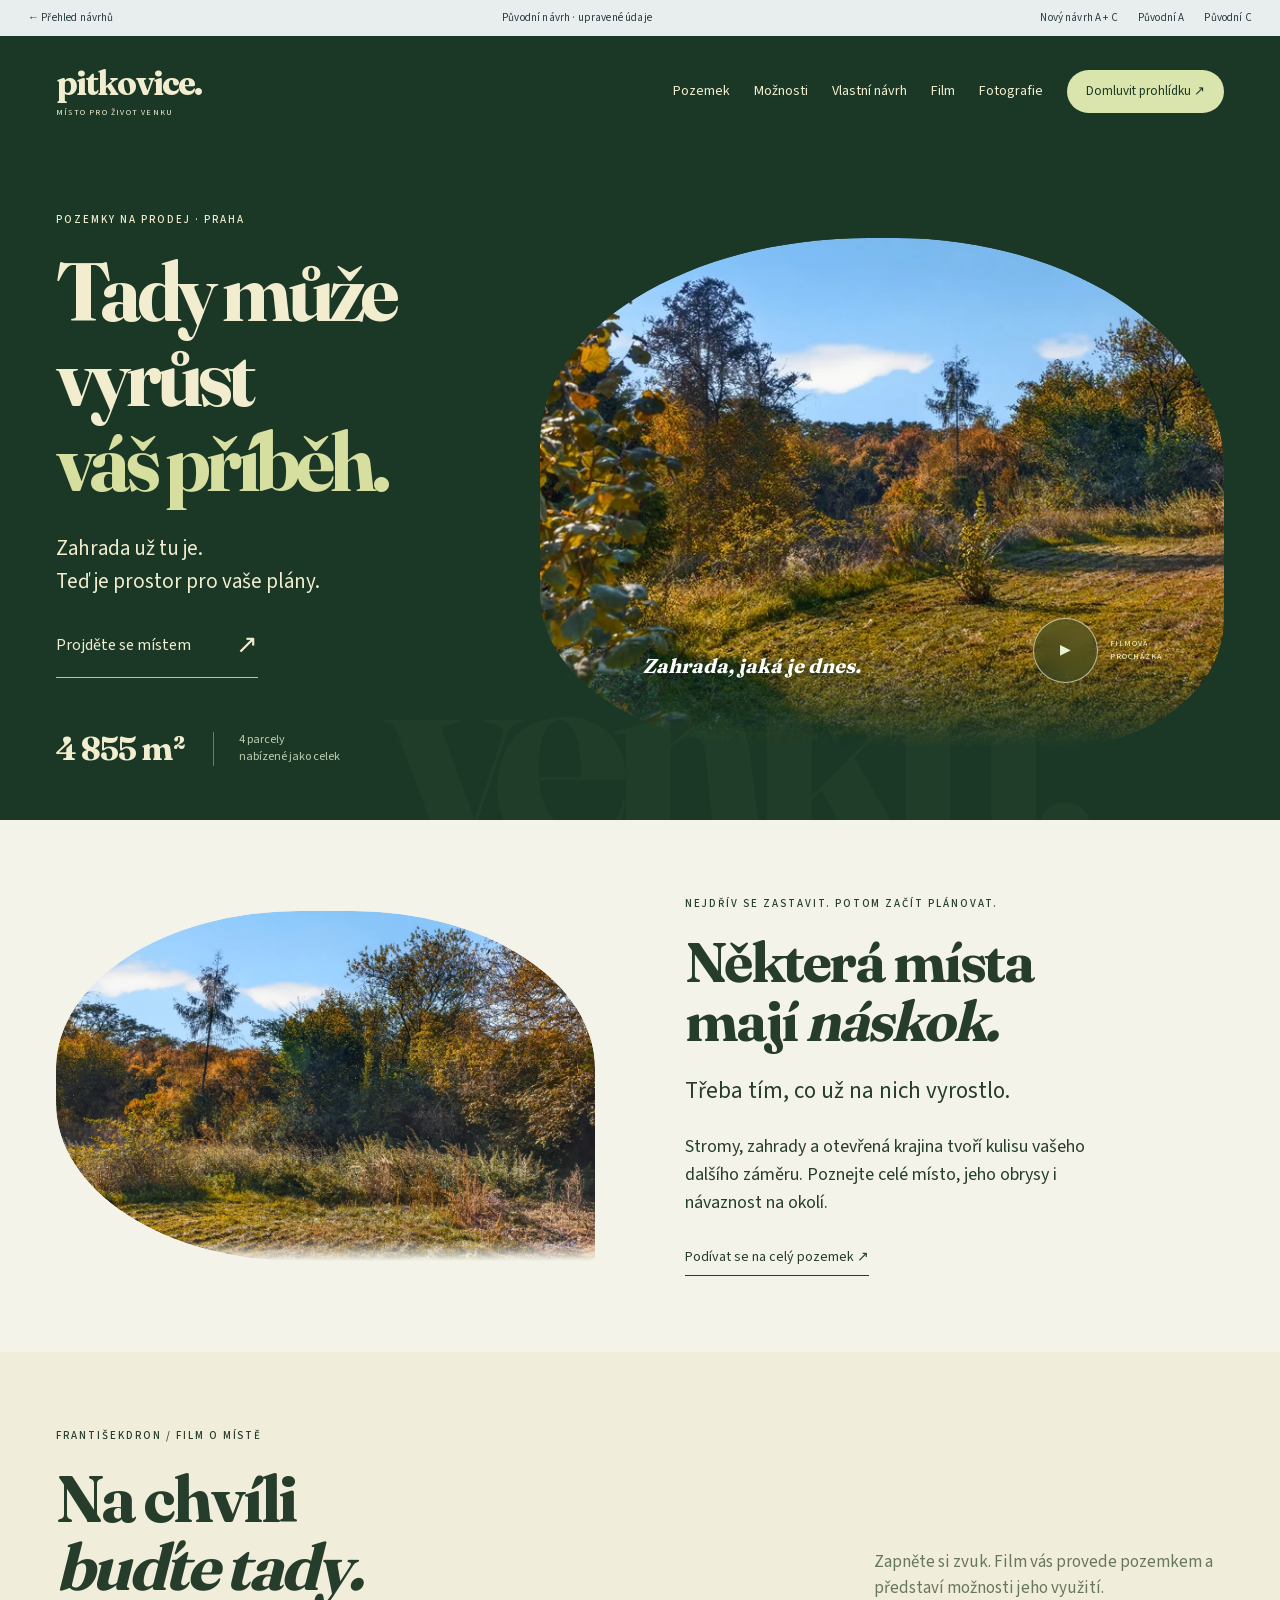
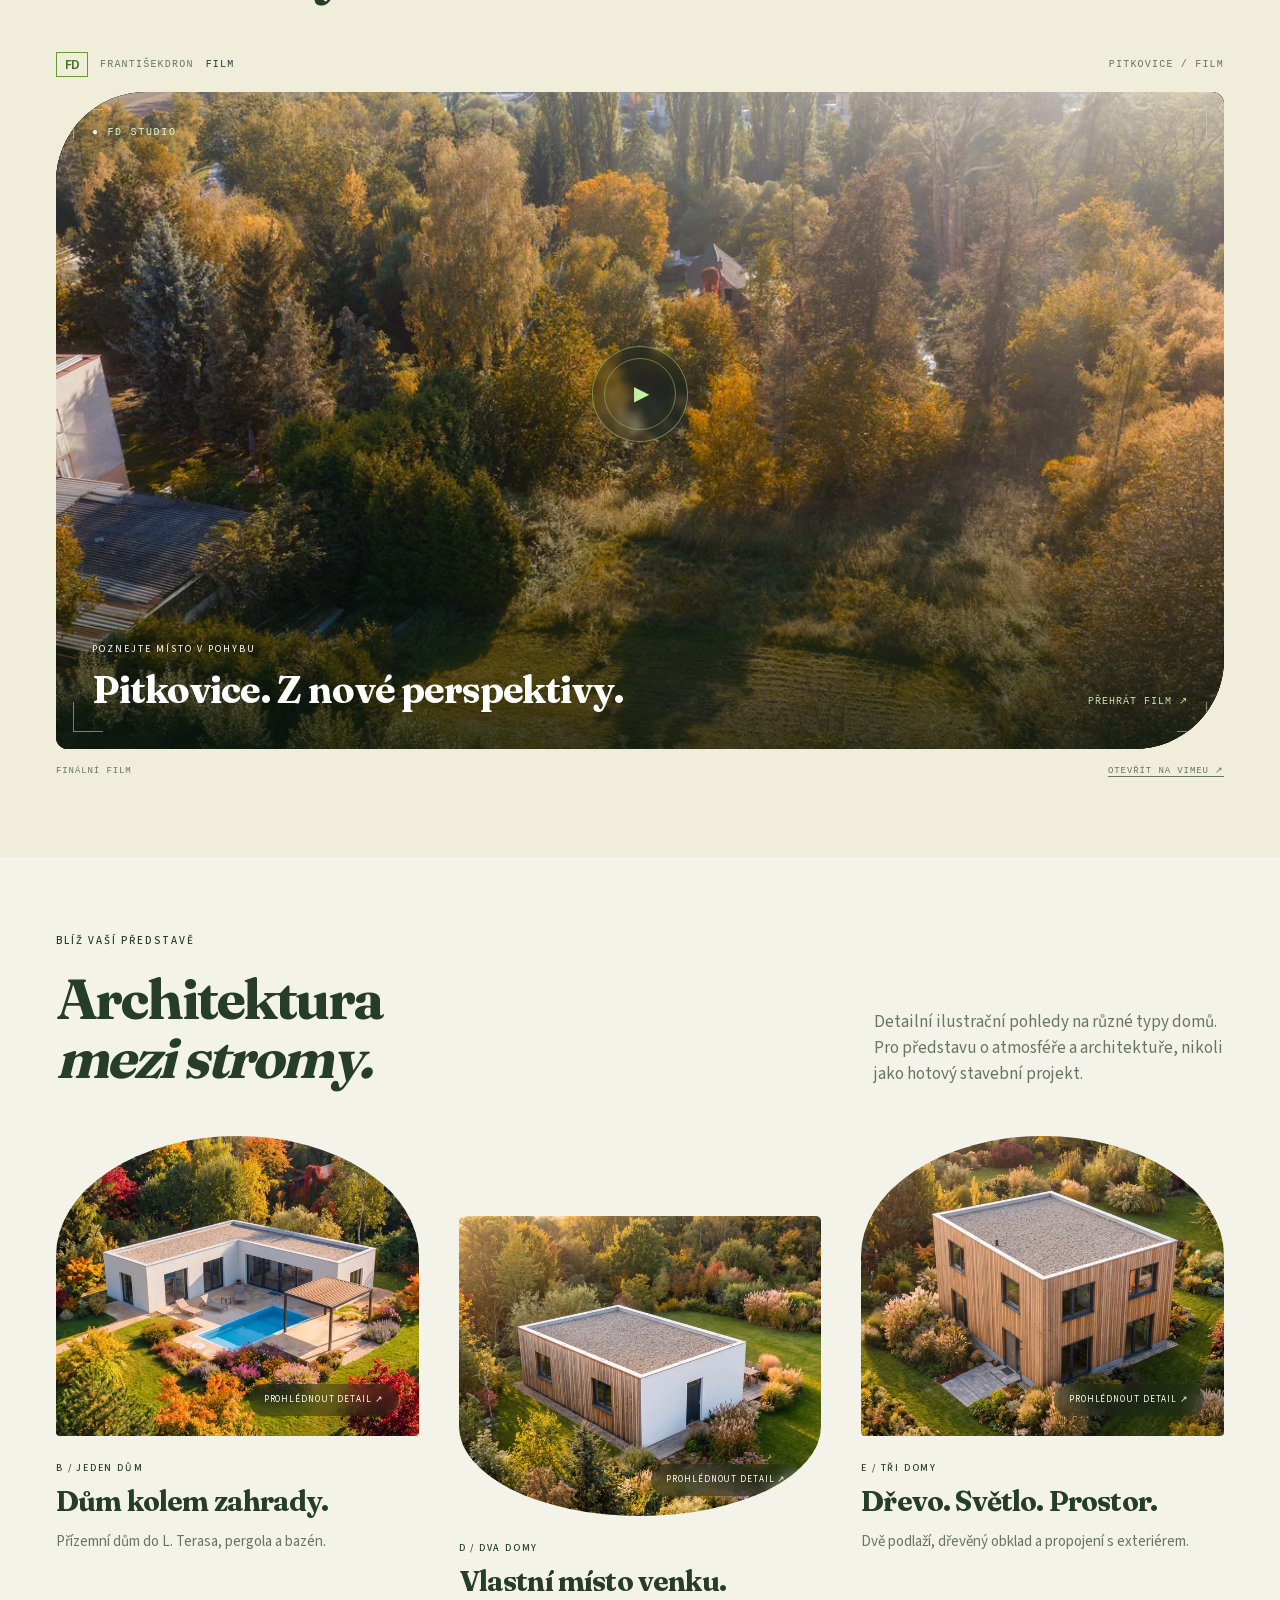
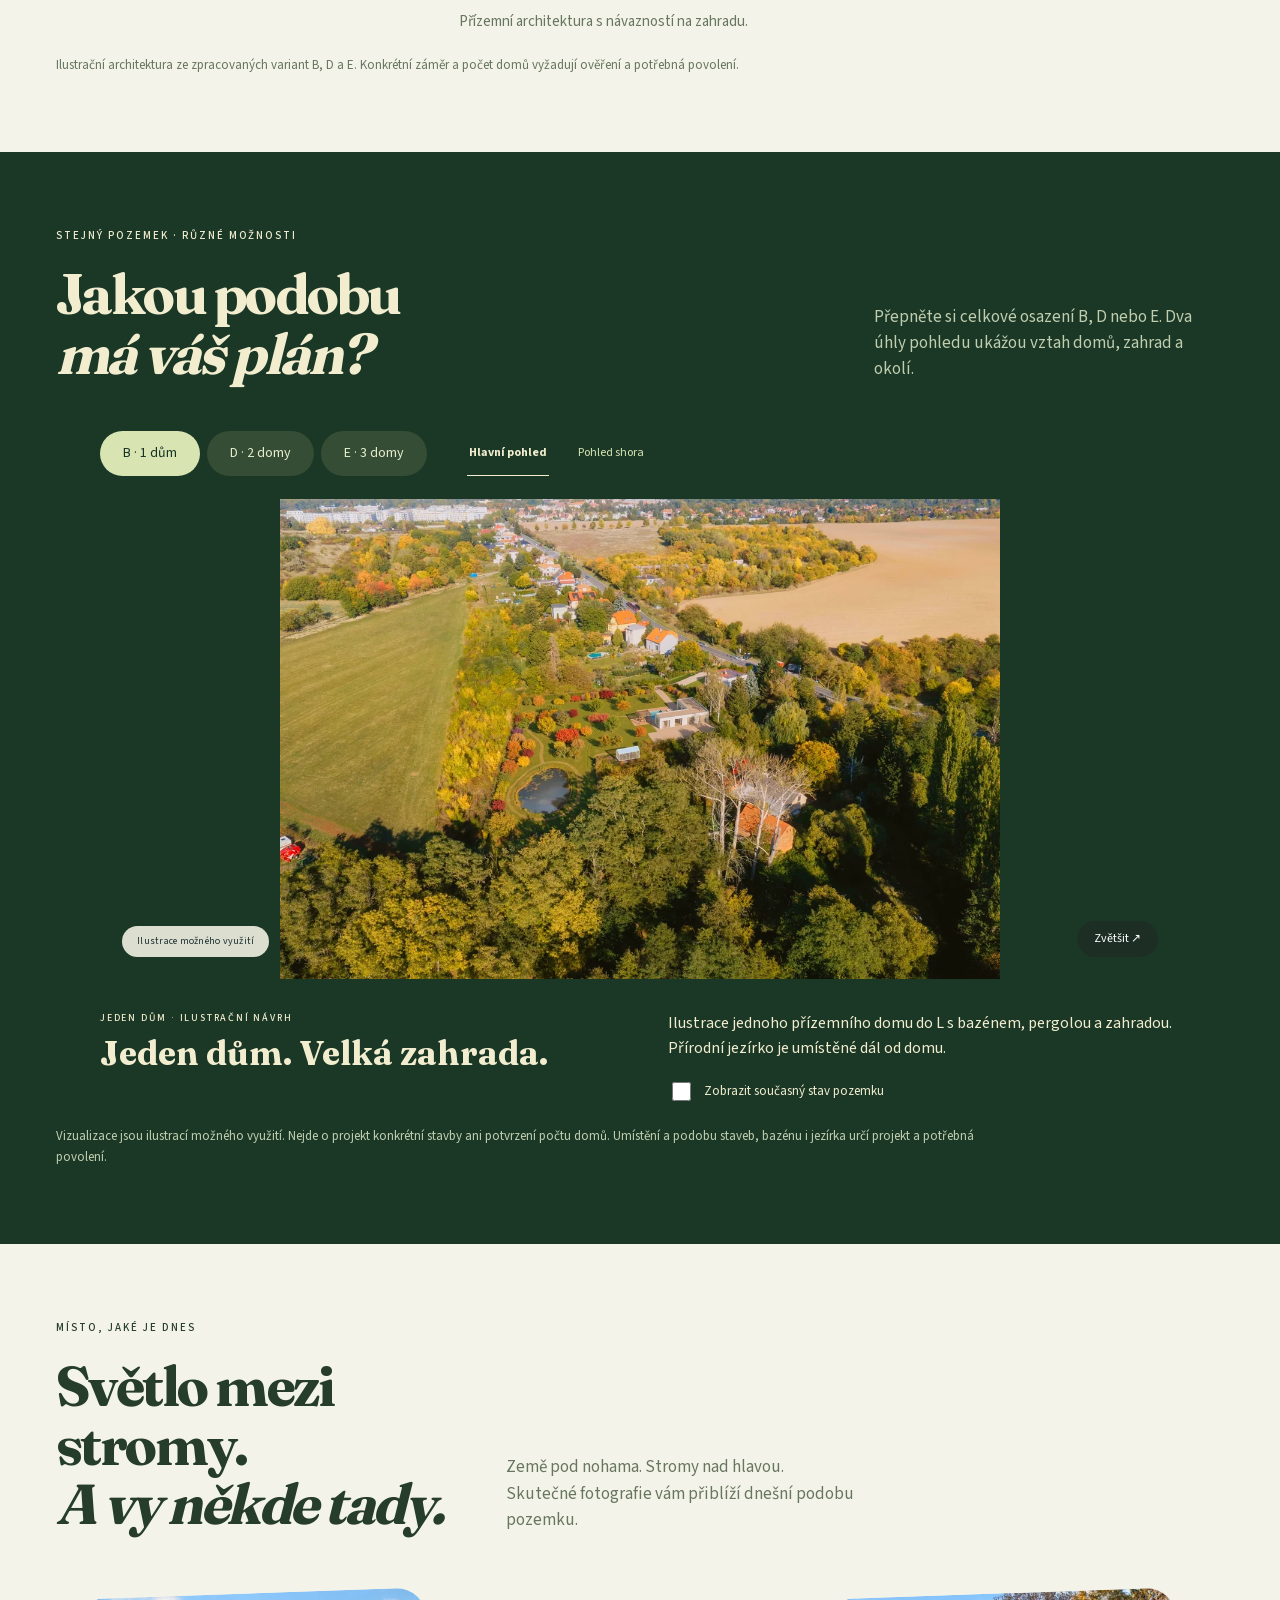
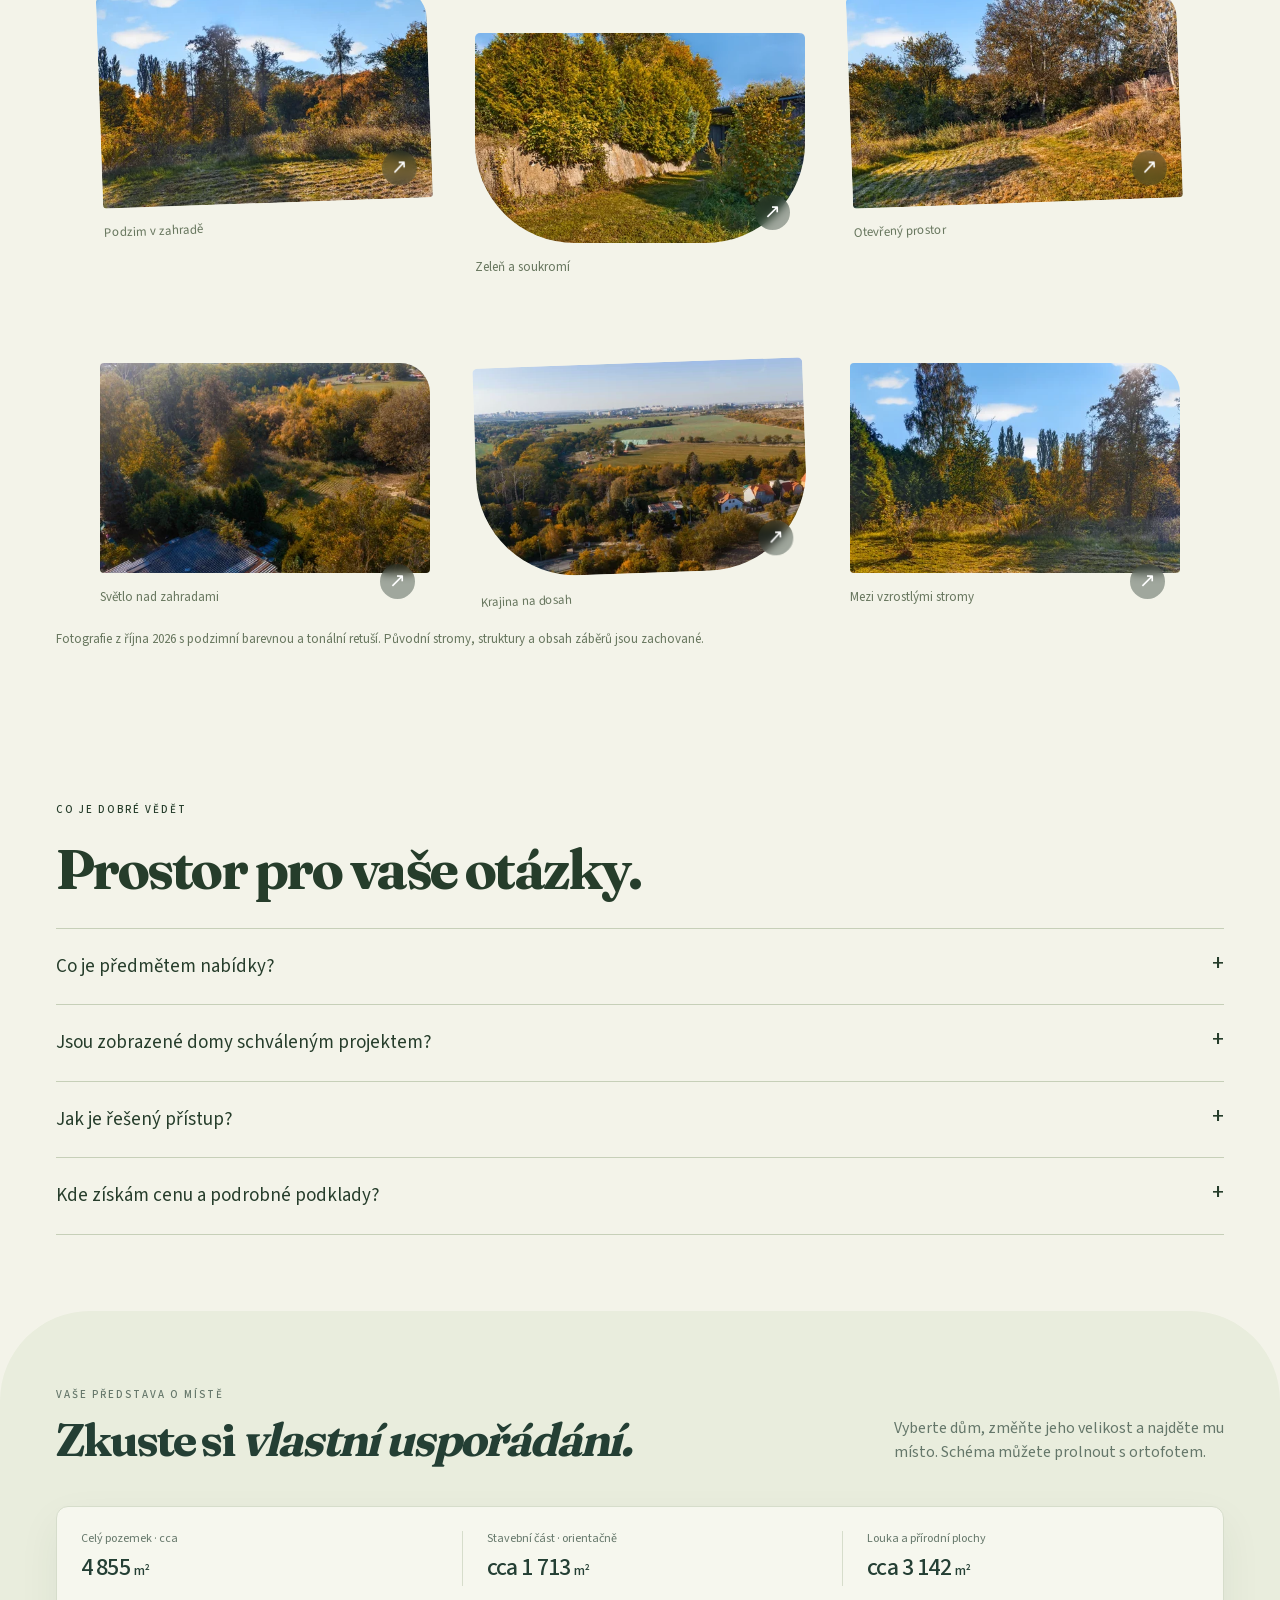
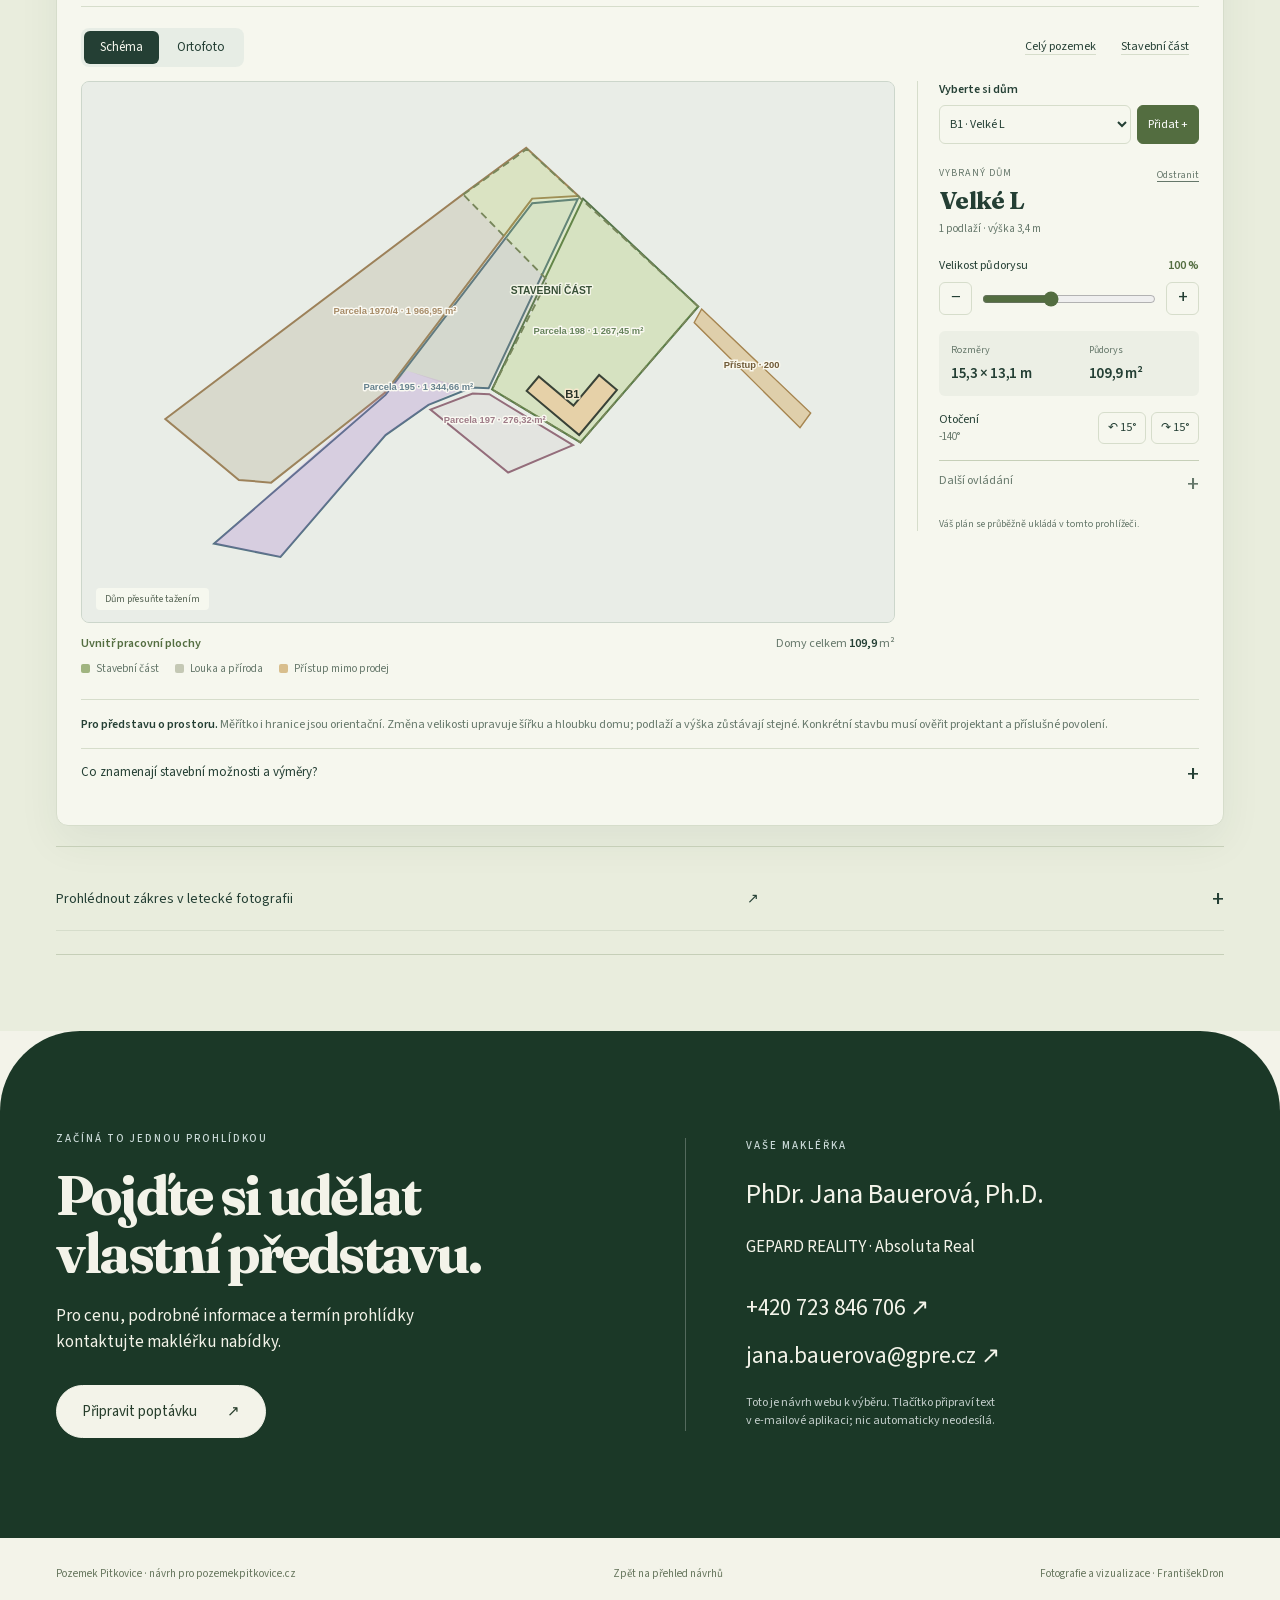
<file: zahrada.html>
<!doctype html><html lang="cs"><head><meta charset="utf-8"><meta name="viewport" content="width=device-width,initial-scale=1"><meta name="robots" content="noindex,nofollow,noarchive"><meta name="referrer" content="no-referrer"><meta name="description" content="Návrh prezentace pozemků v Pitkovicích: fotografie, lokalita a ilustrační varianty možného využití."><meta name="theme-color" content="#193b36"><title>Zahrada · život venku · Pitkovice</title><link rel="stylesheet" href="styles.css?v=11"><script src="app.js?v=11" defer></script><link rel="stylesheet" href="planner.css?v=11"><script src="planner.js?v=11" defer></script></head><body class="garden v3"><a class="skip" href="#main">Přeskočit na obsah</a><div class="draftbar"><a href="index.html">← Přehled návrhů</a><span class="draft-label">Původní návrh · upravené údaje</span><nav class="variants" aria-label="Návrhy webu"><a href="pitkovice.html">Nový návrh A + C</a><a href="krajina.html">Původní A</a><a href="atlas.html">Původní C</a></nav></div><main id="main"><section class="botanic-hero"><div class="wrap"><header class="nav"><a class="brand" href="#main">pitkovice.<small>MÍSTO PRO ŽIVOT VENKU</small></a><button class="menu-toggle" aria-expanded="false" aria-controls="navlinks">Menu</button><nav id="navlinks" class="navlinks" aria-label="Hlavní navigace"><a href="#pozemek">Pozemek</a><a href="#moznosti">Možnosti</a><a href="#hranice">Vlastní návrh</a><a href="#film">Film</a><a href="#galerie">Fotografie</a><a class="btn" href="#kontakt">Domluvit prohlídku ↗</a></nav></header><div class="botanic-layout"><div class="botanic-copy"><span class="eyebrow">Pozemky na prodej · Praha</span><h1>Tady může<br> vyrůst<br> <em>váš příběh.</em></h1><p>Zahrada už tu je.<br> Teď je prostor pro vaše plány.</p><a href="#hranice" class="botanic-cta">Projděte se místem <span>↗</span></a><div class="botanic-meta"><strong>4 855 m²</strong><span>4 parcely<br> nabízené jako celek</span></div></div><div class="botanic-image"><img src="assets/web-v8/garden-sun-podzim-retus-800.webp" alt="Finální fotografie slunné zahrady na pozemku" class="" fetchpriority="high" width="2560" height="1699" decoding="async" data-full="assets/garden-sun-podzim-retus.webp" sizes="(max-width: 800px) 96vw, 58vw" srcset="assets/web-v8/garden-sun-podzim-retus-480.webp 480w, assets/web-v8/garden-sun-podzim-retus-800.webp 800w, assets/web-v8/garden-sun-podzim-retus-1200.webp 1200w, assets/web-v8/garden-sun-podzim-retus-1600.webp 1600w, assets/web-v8/garden-sun-podzim-retus-2000.webp 2000w" loading="eager"><span class="botanic-note">Zahrada, jaká je dnes.</span><a href="#film" class="botanic-play"><span>▶</span><small>FILMOVÁ<br> PROCHÁZKA</small></a></div></div></div><span class="botanic-word" aria-hidden="true">venku.</span></section><section class="section garden-first-v3" id="pozemek"><div class="wrap split"><div class="garden-first-image"><img src="[data-uri]" alt="Skutečná zeleň v zahradě" class="" loading="lazy" width="2560" height="1699" decoding="async" data-full="assets/garden-wide-podzim-retus.webp" sizes="(max-width: 800px) 96vw, (min-width: 1600px) 1440px, 90vw" data-lazy-src="assets/web-v8/garden-wide-podzim-retus-800.webp" data-lazy-srcset="assets/web-v8/garden-wide-podzim-retus-480.webp 480w, assets/web-v8/garden-wide-podzim-retus-800.webp 800w, assets/web-v8/garden-wide-podzim-retus-1200.webp 1200w, assets/web-v8/garden-wide-podzim-retus-1600.webp 1600w, assets/web-v8/garden-wide-podzim-retus-2000.webp 2000w"></div><div><span class="eyebrow">Nejdřív se zastavit. Potom začít plánovat.</span><h2>Některá místa<br> mají <em>náskok.</em></h2><p class="lead">Třeba tím, co už na nich vyrostlo.</p><p>Stromy, zahrady a otevřená krajina tvoří kulisu vašeho dalšího záměru. Poznejte celé místo, jeho obrysy i návaznost na okolí.</p><a href="#hranice" class="textlink">Podívat se na celý pozemek ↗</a></div></div></section><section class="section film-v3" id="film"><div class="wrap"><div class="sectionhead"><div><span class="eyebrow">FrantišekDron / film o místě</span><h2>Na chvíli<br> <em>buďte tady.</em></h2></div><p>Zapněte si zvuk. Film vás provede pozemkem a představí možnosti jeho využití.</p></div><div class="fd-film"><div class="film-top"><span><b class="fd-mark">FD</b> FRANTIŠEKDRON <i>FILM</i></span><span>PITKOVICE / FILM</span></div><div class="film-screen"><iframe class="film-vimeo" data-src="https://player.vimeo.com/video/1239120401?h=7a926438c9&amp;autoplay=1&amp;dnt=1&amp;title=0&amp;byline=0&amp;portrait=0" title="Pitkovice – finální film" allow="autoplay; fullscreen; picture-in-picture; encrypted-media" allowfullscreen referrerpolicy="strict-origin-when-cross-origin"></iframe><button class="film-cover" data-play aria-label="Přehrát finální film Pitkovice"><img src="[data-uri]" alt="Letecký pohled na Pitkovice, náhled filmu" loading="lazy" width="12258" height="8172" decoding="async" data-full="assets/land-podzim-retus.webp" sizes="(max-width: 800px) 96vw, (min-width: 1600px) 1440px, 90vw" data-lazy-src="assets/web-v8/land-podzim-retus-800.webp" data-lazy-srcset="assets/web-v8/land-podzim-retus-480.webp 480w, assets/web-v8/land-podzim-retus-800.webp 800w, assets/web-v8/land-podzim-retus-1200.webp 1200w, assets/web-v8/land-podzim-retus-1600.webp 1600w, assets/web-v8/land-podzim-retus-2000.webp 2000w"><span class="film-vignette"></span><span class="film-corner corner-tl"></span><span class="film-corner corner-tr"></span><span class="film-corner corner-bl"></span><span class="film-corner corner-br"></span><span class="film-rec">● FD STUDIO</span><span class="play-ring"><span>▶</span></span><span class="film-title"><small>POZNEJTE MÍSTO V POHYBU</small><strong>Pitkovice. Z nové perspektivy.</strong></span><span class="film-playlabel">PŘEHRÁT FILM ↗</span></button></div><div class="film-bottom"><span>FINÁLNÍ FILM</span><a href="https://vimeo.com/1239120401/7a926438c9" target="_blank" rel="noopener noreferrer">OTEVŘÍT NA VIMEU ↗</a></div></div></div></section><section class="section visions-section"><div class="wrap"><div class="sectionhead"><div><span class="eyebrow">Blíž vaší představě</span><h2>Architektura<br> <em>mezi stromy.</em></h2></div><p>Detailní ilustrační pohledy na různé typy domů. Pro představu o atmosféře a architektuře, nikoli jako hotový stavební projekt.</p></div><div class="visions-grid"><article class="vision"><button data-photo="assets/house-B1-large.webp" data-caption="Ilustrační návrh domu B · přízemní dům do L"><img src="[data-uri]" alt="Detailní ilustrace přízemního domu do L s pergolou a bazénem" loading="lazy" width="2400" height="1610" decoding="async" data-full="assets/house-B1-large.webp" sizes="(max-width: 800px) 90vw, 55vw" data-lazy-src="assets/web-v8/house-B1-large-800.webp" data-lazy-srcset="assets/web-v8/house-B1-large-480.webp 480w, assets/web-v8/house-B1-large-800.webp 800w, assets/web-v8/house-B1-large-1200.webp 1200w, assets/web-v8/house-B1-large-1600.webp 1600w, assets/web-v8/house-B1-large-2000.webp 2000w"><span>PROHLÉDNOUT DETAIL ↗</span></button><div><span class="eyebrow">B / Jeden dům</span><h3>Dům kolem zahrady.</h3><p>Přízemní dům do L. Terasa, pergola a bazén.</p></div></article><article class="vision"><button data-photo="assets/house-D2-large.webp" data-caption="Ilustrační návrh domu D · přízemní architektura"><img src="[data-uri]" alt="Detailní ilustrace domu z varianty dvou přízemních domů" loading="lazy" width="2400" height="1610" decoding="async" data-full="assets/house-D2-large.webp" sizes="(max-width: 800px) 90vw, 55vw" data-lazy-src="assets/web-v8/house-D2-large-800.webp" data-lazy-srcset="assets/web-v8/house-D2-large-480.webp 480w, assets/web-v8/house-D2-large-800.webp 800w, assets/web-v8/house-D2-large-1200.webp 1200w, assets/web-v8/house-D2-large-1600.webp 1600w, assets/web-v8/house-D2-large-2000.webp 2000w"><span>PROHLÉDNOUT DETAIL ↗</span></button><div><span class="eyebrow">D / Dva domy</span><h3>Vlastní místo venku.</h3><p>Přízemní architektura s návazností na zahradu.</p></div></article><article class="vision"><button data-photo="assets/house-E-large.webp" data-caption="Ilustrační návrh domu E · dřevěný obklad a dvě podlaží"><img src="[data-uri]" alt="Detailní ilustrace patrového domu s dřevěným obkladem" loading="lazy" width="2400" height="1610" decoding="async" data-full="assets/house-E-large.webp" sizes="(max-width: 800px) 90vw, 55vw" data-lazy-src="assets/web-v8/house-E-large-800.webp" data-lazy-srcset="assets/web-v8/house-E-large-480.webp 480w, assets/web-v8/house-E-large-800.webp 800w, assets/web-v8/house-E-large-1200.webp 1200w, assets/web-v8/house-E-large-1600.webp 1600w, assets/web-v8/house-E-large-2000.webp 2000w"><span>PROHLÉDNOUT DETAIL ↗</span></button><div><span class="eyebrow">E / Tři domy</span><h3>Dřevo. Světlo. Prostor.</h3><p>Dvě podlaží, dřevěný obklad a propojení s exteriérem.</p></div></article></div><p class="notice">Ilustrační architektura ze zpracovaných variant B, D a E. Konkrétní záměr a počet domů vyžadují ověření a potřebná povolení.</p></div></section><section class="section explore-v3" id="moznosti"><div class="wrap"><div class="sectionhead"><div><span class="eyebrow">Stejný pozemek · různé možnosti</span><h2>Jakou podobu<br> <em>má váš plán?</em></h2></div><p>Přepněte si celkové osazení B, D nebo E. Dva úhly pohledu ukážou vztah domů, zahrad a okolí.</p></div><div class="explorer" data-initial="B"><div class="explorer-top"><div class="tabrow" role="group" aria-label="Ilustrační varianta"><button data-variant="B" aria-pressed="true">B · 1 dům</button><button data-variant="D" aria-pressed="false">D · 2 domy</button><button data-variant="E" aria-pressed="false">E · 3 domy</button></div><div class="tabrow viewrow" role="group" aria-label="Úhel pohledu"><button data-view="0095" aria-pressed="true">Hlavní pohled</button><button data-view="shora" aria-pressed="false">Pohled shora</button></div></div><div class="explorer-image"><img class="explorer-main" src="[data-uri]" alt="Ilustrace varianty B" loading="lazy" width="2200" height="1467" decoding="async" data-full="assets/B-01-0095.webp" sizes="(max-width: 800px) 96vw, (min-width: 1600px) 1440px, 90vw" data-lazy-src="assets/web-v8/B-01-0095-800.webp" data-lazy-srcset="assets/web-v8/B-01-0095-480.webp 480w, assets/web-v8/B-01-0095-800.webp 800w, assets/web-v8/B-01-0095-1200.webp 1200w, assets/web-v8/B-01-0095-1600.webp 1600w, assets/web-v8/B-01-0095-2000.webp 2000w"><span class="photo-label">Ilustrace možného využití</span><button class="zoom">Zvětšit ↗</button></div><div class="explorer-caption" aria-live="polite"><div><span class="eyebrow explorer-type">Varianta B · jeden dům</span><h3 class="explorer-title">Jeden dům. Velká zahrada.</h3></div><div><p class="explorer-description">Ilustrace jednoho přízemního domu do L s bazénem, pergolou a zahradou.</p><label class="before-toggle"><input type="checkbox" data-before> Zobrazit současný stav pozemku</label></div></div></div><p class="notice">Vizualizace jsou ilustrací možného využití. Nejde o projekt konkrétní stavby ani potvrzení počtu domů. Umístění a podobu staveb, bazénu i jezírka určí projekt a potřebná povolení.</p></div></section><section class="section photos-v3" id="galerie"><div class="wrap"><div class="sectionhead"><div><span class="eyebrow">Místo, jaké je dnes</span><h2>Světlo mezi stromy.<br> <em>A vy někde tady.</em></h2></div><p>Země pod nohama. Stromy nad hlavou. Skutečné fotografie vám přiblíží dnešní podobu pozemku.</p></div><div class="gallery"><button data-photo="assets/garden-autumn-podzim-retus.webp" data-caption="Podzim v zahradě · fotografie, barevná retuš"><img src="[data-uri]" alt="Podzim v zahradě" loading="lazy" width="2560" height="1703" decoding="async" data-full="assets/garden-autumn-podzim-retus-small.webp" sizes="(max-width: 800px) 44vw, 30vw" data-lazy-src="assets/web-v8/garden-autumn-podzim-retus-small-800.webp" data-lazy-srcset="assets/web-v8/garden-autumn-podzim-retus-small-480.webp 480w, assets/web-v8/garden-autumn-podzim-retus-small-800.webp 800w"><span class="plus" aria-hidden="true">↗</span><span>Podzim v zahradě</span></button><button data-photo="assets/trees-podzim-retus.webp" data-caption="Zeleň a soukromí · fotografie, barevná retuš"><img src="[data-uri]" alt="Zeleň a soukromí" loading="lazy" width="2560" height="1703" decoding="async" data-full="assets/trees-podzim-retus-small.webp" sizes="(max-width: 800px) 44vw, 30vw" data-lazy-src="assets/web-v8/trees-podzim-retus-small-800.webp" data-lazy-srcset="assets/web-v8/trees-podzim-retus-small-480.webp 480w, assets/web-v8/trees-podzim-retus-small-800.webp 800w"><span class="plus" aria-hidden="true">↗</span><span>Zeleň a soukromí</span></button><button data-photo="assets/meadow-podzim-retus.webp" data-caption="Otevřený prostor · fotografie, barevná retuš"><img src="[data-uri]" alt="Otevřený prostor" loading="lazy" width="2560" height="1698" decoding="async" data-full="assets/meadow-podzim-retus-small.webp" sizes="(max-width: 800px) 44vw, 30vw" data-lazy-src="assets/web-v8/meadow-podzim-retus-small-800.webp" data-lazy-srcset="assets/web-v8/meadow-podzim-retus-small-480.webp 480w, assets/web-v8/meadow-podzim-retus-small-800.webp 800w"><span class="plus" aria-hidden="true">↗</span><span>Otevřený prostor</span></button><button data-photo="assets/land-sun-podzim-retus.webp" data-caption="Světlo nad zahradami · fotografie, barevná retuš"><img src="[data-uri]" alt="Světlo nad zahradami" loading="lazy" width="12276" height="8184" decoding="async" data-full="assets/land-sun-podzim-retus-small.webp" sizes="(max-width: 800px) 44vw, 30vw" data-lazy-src="assets/web-v8/land-sun-podzim-retus-small-800.webp" data-lazy-srcset="assets/web-v8/land-sun-podzim-retus-small-480.webp 480w, assets/web-v8/land-sun-podzim-retus-small-800.webp 800w"><span class="plus" aria-hidden="true">↗</span><span>Světlo nad zahradami</span></button><button data-photo="assets/horizon-podzim-retus.webp" data-caption="Krajina na dosah · fotografie, barevná retuš"><img src="[data-uri]" alt="Krajina na dosah" loading="lazy" width="12270" height="8180" decoding="async" data-full="assets/horizon-podzim-retus-small.webp" sizes="(max-width: 800px) 44vw, 30vw" data-lazy-src="assets/web-v8/horizon-podzim-retus-small-800.webp" data-lazy-srcset="assets/web-v8/horizon-podzim-retus-small-480.webp 480w, assets/web-v8/horizon-podzim-retus-small-800.webp 800w"><span class="plus" aria-hidden="true">↗</span><span>Krajina na dosah</span></button><button data-photo="assets/garden-podzim-retus.webp" data-caption="Mezi vzrostlými stromy · fotografie, barevná retuš"><img src="[data-uri]" alt="Mezi vzrostlými stromy" loading="lazy" width="2560" height="1735" decoding="async" data-full="assets/garden-podzim-retus-small.webp" sizes="(max-width: 800px) 44vw, 30vw" data-lazy-src="assets/web-v8/garden-podzim-retus-small-800.webp" data-lazy-srcset="assets/web-v8/garden-podzim-retus-small-480.webp 480w, assets/web-v8/garden-podzim-retus-small-800.webp 800w"><span class="plus" aria-hidden="true">↗</span><span>Mezi vzrostlými stromy</span></button></div><p class="notice">Fotografie z října 2026 s podzimní barevnou a tonální retuší. Původní stromy, struktury a obsah záběrů jsou zachované.</p></div></section><section class="section"><div class="wrap"><span class="eyebrow">Co je dobré vědět</span><h2 style="margin-bottom:30px">Prostor pro vaše otázky.</h2><details><summary>Co je předmětem nabídky?</summary><p>Nabízí se soubor čtyř pozemků jako jeden celek: parcely 195, 197 a 198 v katastrálním území Pitkovice a parcela 1970/4 v katastrálním území Uhříněves. Přibližná celková výměra podle dodaných podkladů je 4 855 m². Domy na vizualizacích jsou pouze ilustrace.</p></details><details><summary>Jsou zobrazené domy schváleným projektem?</summary><p>Ne. Tři varianty pomáhají představit si různý způsob využití prostoru. Nepotvrzují možnost postavit konkrétní počet domů. Konkrétní záměr vyžaduje ověření regulace, přístupu, infrastruktury a potřebných povolení.</p></details><details><summary>Jak je řešený přístup?</summary><p>V podkladech je příjezd vedený z ulice přes parcelu 200. Tato parcela není součástí nabízeného souboru. Podmínky a právní zajištění přístupu je potřeba projednat s makléřkou.</p></details><details><summary>Kde získám cenu a podrobné podklady?</summary><p>Obraťte se na Janu Bauerovou. Při jednání si vyžádejte aktuální nabídku, podklady k parcelám a informace potřebné k posouzení vašeho záměru.</p></details></div></section><section class="section boundary-section planning-finale" id="hranice"><div class="wrap"><div class="boundary-heading"><div><span class="eyebrow">Vaše představa o místě</span><h2 id="planning-heading">Zkuste si <em>vlastní uspořádání.</em></h2></div><p>Vyberte dům, změňte jeho velikost a najděte mu místo. Schéma můžete prolnout s ortofotem.</p></div><section class="plot-planner" id="planner" data-plot-planner data-data-url="assets/planner-data-v8.json" aria-labelledby="planning-heading">
 <div class="planning-summary"><div><small>Celý pozemek · cca</small><strong>4 855 <span>m²</span></strong></div><div><small>Stavební část · orientačně</small><strong>cca 1 713 <span>m²</span></strong></div><div><small>Louka a přírodní plochy</small><strong>cca 3 142 <span>m²</span></strong></div></div>
 <div class="planner-topbar"><div class="planner-background" role="group" aria-label="Podklad mapy"><button type="button" data-action="background-plan" aria-pressed="true">Schéma</button><button type="button" data-action="background-ortho" aria-pressed="false">Ortofoto</button></div><label class="planner-opacity" data-ortho-controls hidden>Krytí <input type="range" data-opacity min="15" max="100" value="90" aria-label="Síla ortofotopodkladu"><output data-opacity-value>90 %</output></label><div class="planner-zoom" role="group" aria-label="Přiblížení plánu"><button type="button" data-action="fit-all">Celý pozemek</button><button type="button" data-action="fit-build">Stavební část</button></div></div>
 <div class="planner-layout"><div class="planner-map-column"><div class="planner-canvas-wrap"><svg class="planner-canvas" data-canvas role="application" aria-label="Pracovní plán parcel a domů. Vyberte dům a přesuňte jej tažením nebo šipkami." viewBox="0 0 900 900" tabindex="0"></svg><span class="planner-map-hint">Dům přesuňte tažením</span></div><div class="planner-foot"><span data-status role="status" aria-live="polite"></span><span>Domy celkem <b data-total>0</b> m²</span></div><div class="planner-legend"><span><i class="legend-build"></i>Stavební část</span><span><i class="legend-nature"></i>Louka a příroda</span><span><i class="legend-road"></i>Přístup mimo prodej</span></div><p class="planner-ortho-note" data-ortho-note hidden>Ortofoto se zákresem parcel z klientského podkladu MPP a ÚSES. Stejný podklad používá pracovní schéma. © Seznam.cz / TopGis.</p></div>
 <aside class="planner-inspector" aria-label="Úprava domu"><label class="planner-select-label" for="house-choice">Vyberte si dům</label><div class="planner-add"><select class="planner-catalog" id="house-choice" aria-label="Typ domu"></select><button type="button" data-action="add-selected" aria-label="Přidat vybraný typ domu">Přidat +</button></div><div class="planner-selection"><div><p class="planner-eyebrow">Vybraný dům</p><h3 id="planner-title" data-selected-title>Velké L</h3><p class="planner-model-meta" data-model-meta></p></div><button type="button" class="planner-remove" data-action="remove" aria-label="Odstranit vybraný dům">Odstranit</button></div>
 <div class="planner-size-label"><label for="house-size">Velikost půdorysu</label><output data-size-value>100 %</output></div><div class="planner-size"><button type="button" data-action="size-minus" aria-label="Zmenšit dům o 5 procent">−</button><input id="house-size" type="range" data-size min="50" max="180" value="100" step="5" aria-label="Velikost půdorysu domu v procentech"><button type="button" data-action="size-plus" aria-label="Zvětšit dům o 5 procent">+</button></div>
 <div class="planner-metrics"><div><small>Rozměry</small><b data-dimensions>—</b></div><div><small>Půdorys</small><b><span data-area>—</span> m²</b></div></div><div class="planner-rotate"><span>Otočení <output data-angle-value>—</output></span><button type="button" data-action="rotate-minus" aria-label="Otočit doleva o 15 stupňů">↶ 15°</button><button type="button" data-action="rotate-plus" aria-label="Otočit doprava o 15 stupňů">↷ 15°</button></div>
 <details class="planner-more"><summary>Další ovládání</summary><label class="planner-angle">Přesný úhel <input type="range" min="-180" max="180" step="1" data-angle aria-label="Úhel vybraného domu"></label><div class="planner-nudge" role="group" aria-label="Posun domu o půl metru"><button type="button" data-action="move" data-dx="-1" data-dy="0" aria-label="Posunout doleva o půl metru">←</button><button type="button" data-action="move" data-dx="0" data-dy="-1" aria-label="Posunout nahoru o půl metru">↑</button><button type="button" data-action="move" data-dx="0" data-dy="1" aria-label="Posunout dolů o půl metru">↓</button><button type="button" data-action="move" data-dx="1" data-dy="0" aria-label="Posunout doprava o půl metru">→</button></div><p class="planner-building-meta"><span data-storeys>1</span> podlaží · výška <span data-height>3,4 m</span></p><div class="planner-actions"><button type="button" data-action="default">Obnovit výchozí dům</button><button type="button" data-action="clear">Vyprázdnit plán</button><div><button type="button" data-action="export-svg">Stáhnout SVG</button><button type="button" data-action="export-png">Stáhnout PNG</button></div></div></details><p class="planner-save-note">Váš plán se průběžně ukládá v tomto prohlížeči.</p></aside></div>
 <p class="planner-caveat"><strong>Pro představu o prostoru.</strong> Měřítko i hranice jsou orientační. Změna velikosti upravuje šířku a hloubku domu; podlaží a výška zůstávají stejné. Konkrétní stavbu musí ověřit projektant a příslušné povolení.</p>
 <details class="planning-rules"><summary>Co znamenají stavební možnosti a výměry?</summary><p>Výměry jednotlivých parcel přebíráme z přehledu makléřky Jany Bauerové, která jako jejich zdroj uvádí katastr nemovitostí. Rozdělení na stavební a ostatní části zpracovala makléřka s pomocí AI podle podkladů Metropolitního plánu. Výměry stavebních částí i jejich zákres jsou orientační; nejde o geodetické zaměření ani potvrzení možnosti výstavby.</p><table><thead><tr><th>Parcela</th><th>Výměra dle přehledu</th><th>Stavební část · orientačně</th></tr></thead><tbody><tr><td>195</td><td>1 344,66 m²</td><td>198,60 m²</td></tr><tr><td>197</td><td>276,32 m²</td><td>0 m²</td></tr><tr><td>198</td><td>1 267,45 m²</td><td>1 267,45 m²</td></tr><tr><td>1970/4</td><td>1 966,95 m²</td><td>247,15 m²</td></tr></tbody></table><p>Pro části parcel 195 a 1970/4 je v komunikaci uvedeno podmíněné společné posouzení jednoho záměru a 30 % z přibližně 446 m², tedy 133,8 m². Jde o údaj k ověření. Pro parcelu 198 není doložen číselný limit zastavění ani odstupy. Umístění, počet domů a konkrétní stavbu musí potvrdit příslušné posouzení a povolení.</p><p>V podkladu se součty zaokrouhlených dílčích výměr liší o 0,01 m². Plocha domu v editoru je půdorys, nikoli užitná plocha.</p></details></section><details class="outline-details"><summary>Prohlédnout zákres v letecké fotografii <span>↗</span></summary><div class="boundary" data-boundary><div class="boundary-toolbar"><span class="boundary-legend"><i></i> Nabízený celek</span><div class="boundary-switch" role="group" aria-label="Pohled na zákres"><button data-boundary-view="top" aria-pressed="true">Pohled shora</button><button data-boundary-view="main" aria-pressed="false">Šikmý pohled</button></div></div><button class="boundary-picture" data-boundary-zoom aria-label="Zvětšit orientační zákres pozemku"><img src="[data-uri]" alt="Orientační zákres nabízeného souboru pozemků, pohled shora" loading="lazy" width="2400" height="1350" decoding="async" data-full="assets/outline-top.webp" sizes="(max-width: 800px) 96vw, (min-width: 1600px) 1440px, 90vw" data-lazy-src="assets/web-v8/outline-top-800.webp" data-lazy-srcset="assets/web-v8/outline-top-480.webp 480w, assets/web-v8/outline-top-800.webp 800w, assets/web-v8/outline-top-1200.webp 1200w, assets/web-v8/outline-top-1600.webp 1600w, assets/web-v8/outline-top-2000.webp 2000w"><span class="boundary-expand">Zvětšit zákres ↗</span></button><div class="boundary-bottom"><span>195 · 197 · 198 / Pitkovice</span><span>1970/4 / Uhříněves</span><span>cca 4 855 m²</span></div></div><p class="notice">Orientační zákres převzatý z připravených podkladů. Nenahrazuje katastrální mapu ani geodetické zaměření. Přístup přes parcelu 200 není součástí prodeje; jeho právní podmínky projednejte s makléřkou.</p></details>
</div></section></main><section class="contact" id="kontakt"><div class="wrap split"><div><span class="eyebrow">Začíná to jednou prohlídkou</span><h2>Pojďte si udělat<br> vlastní představu.</h2><p>Pro cenu, podrobné informace a termín prohlídky<br> kontaktujte makléřku nabídky.</p><div class="actions"><button class="btn light" data-inquiry>Připravit poptávku <span>↗</span></button></div></div><div class="contact-card"><p class="eyebrow">Vaše makléřka</p><p class="contact-name">PhDr. Jana Bauerová, Ph.D.</p><p>GEPARD REALITY · Absoluta Real</p><div class="contact-links"><a href="tel:+420723846706">+420 723 846 706 ↗</a><a href="mailto:jana.bauerova@gpre.cz">jana.bauerova@gpre.cz ↗</a></div><p class="fine">Toto je návrh webu k výběru. Tlačítko připraví text<br> v e-mailové aplikaci; nic automaticky neodesílá.</p></div></div></section><footer class="wrap footer"><span>Pozemek Pitkovice · návrh pro pozemekpitkovice.cz</span><a href="index.html">Zpět na přehled návrhů</a><span>Fotografie a vizualizace · FrantišekDron</span></footer><dialog class="dialog" id="lightbox"><div class="dialog-head"><span class="dialog-title"></span><button data-close aria-label="Zavřít zvětšenou fotografii">Zavřít ×</button></div><img alt="Zvětšená fotografie"></dialog><dialog class="dialog inquiry" id="inquiry"><div class="dialog-head"><span>Pozemek Pitkovice</span><button data-close aria-label="Zavřít poptávku">Zavřít ×</button></div><div class="inquiry-body"><h2>Domluvme si další krok.</h2><p class="fine">Připravte si zprávu pro Janu Bauerovou. Po kliknutí se otevře vaše e-mailová aplikace. Odeslání potvrdíte až v ní.</p><label for="purpose">O co máte zájem?</label><select id="purpose"><option>Rád/a bych se domluvil/a na osobní prohlídce.</option><option>Prosím o aktuální cenu a podrobné podklady.</option><option>Rád/a bych konzultoval/a možnosti využití pozemků.</option></select><label for="message">Chcete něco doplnit? <span class="muted">(nepovinné)</span></label><textarea id="message" placeholder="Například kdy vám vyhovuje prohlídka…"></textarea><button id="prepare-email" class="btn">Otevřít připravený e-mail ↗</button><p class="status" id="inquiry-status" aria-live="polite"></p></div></dialog></body></html>
</file>
<file: styles.css>
@font-face{font-family:Source;src:url('assets/fonts/source-sans-3-latin.woff2');font-display:swap}@font-face{font-family:Source;src:url('assets/fonts/source-sans-3-latin-ext.woff2');unicode-range:U+0100-024F,U+1E00-1EFF;font-display:swap}@font-face{font-family:Playfair;src:url('assets/fonts/playfair-display-latin.woff2');font-display:swap}@font-face{font-family:Playfair;src:url('assets/fonts/playfair-display-latin-ext.woff2');unicode-range:U+0100-024F,U+1E00-1EFF;font-display:swap}@font-face{font-family:Fraunces;src:url('assets/fonts/fraunces-700-latin.woff2');font-weight:700;font-display:swap}@font-face{font-family:Fraunces;src:url('assets/fonts/fraunces-700-latin-ext.woff2');font-weight:700;unicode-range:U+0100-024F,U+1E00-1EFF;font-display:swap}
:root{--ink:#16272e;--paper:#f4f6f5;--accent:#c5d7c5;--line:#d0d9d8;--muted:#52636a;--serif:Playfair,Georgia,serif;--body:Source,Arial,sans-serif;--fd:#86be4f}*{box-sizing:border-box}html{scroll-behavior:smooth;scroll-padding-top:58px}body{margin:0;background:var(--paper);color:var(--ink);font:18px/1.55 var(--body)}body:has(dialog[open]){overflow:hidden}h1,h2,h3,p,figure{margin:0}h1,h2,h3{line-height:1.05;font-weight:400}h1,h2{font-family:var(--serif);letter-spacing:-.045em}h2{font-size:clamp(42px,4.8vw,78px)}h3{font-size:28px}p+p{margin-top:17px}em{font-weight:inherit}img{max-width:100%;display:block}button,input,textarea,select{font:inherit}button{cursor:pointer;color:inherit}a{color:inherit;text-decoration:none}button,a{-webkit-tap-highlight-color:transparent}a:focus-visible,button:focus-visible,input:focus-visible,textarea:focus-visible,select:focus-visible,summary:focus-visible{outline:3px solid #ff8d3b;outline-offset:5px}button:disabled{cursor:default}.wrap{width:min(1380px,calc(100% - 112px));margin:auto}.section{padding:110px 0}.eyebrow{display:block;font:500 11px/1.5 var(--body);letter-spacing:.18em;text-transform:uppercase;margin-bottom:20px}.muted,.fine,.notice{color:var(--muted)}.fine{font-size:14px}.notice{font-size:13px;line-height:1.6;margin-top:22px;max-width:920px}.lead{font-size:23px;line-height:1.5}.sectionhead{display:flex;justify-content:space-between;align-items:end;gap:60px;margin-bottom:48px}.sectionhead>p{max-width:330px;font-size:17px;color:var(--muted)}.split{display:grid;grid-template-columns:1fr 1fr;gap:90px;align-items:center}.actions{display:flex;gap:20px;align-items:center;margin-top:30px;flex-wrap:wrap}.btn{display:inline-flex;gap:30px;align-items:center;justify-content:space-between;padding:15px 25px;border:1px solid var(--ink);background:var(--ink);color:var(--paper);font-size:15px;line-height:1.4;transition:transform .25s,background .25s}.btn:hover{transform:translateY(-3px)}.btn.light{background:var(--paper);color:var(--ink);border-color:var(--paper)}.textlink{display:inline-flex;align-items:center;justify-content:space-between;gap:28px;border-bottom:1px solid;padding:0 0 7px;font-size:16px}.skip{position:absolute;top:-100px;left:15px;background:white;color:#111;padding:15px;z-index:100}.skip:focus{top:10px}
/* Review navigation stays deliberately separate from the property navigation. */
.draftbar{height:36px;padding:0 28px;background:#e8eeee;color:#283c40;display:flex;justify-content:space-between;align-items:center;font-size:11px;letter-spacing:.015em;gap:20px}.variants{display:flex;gap:20px}.variants a[aria-current]{font-weight:700;text-decoration:underline;text-underline-offset:5px}.nav{display:flex;justify-content:space-between;align-items:center;gap:25px;padding:30px 0;position:relative;z-index:5}.brand{font-size:27px;line-height:1;letter-spacing:.14em;font-weight:600}.brand small{display:block;font-size:9px;letter-spacing:.18em;margin-top:9px;font-weight:400}.navlinks{display:flex;align-items:center;gap:28px;font-size:14px}.navlinks>a:not(.btn):hover{text-decoration:underline;text-underline-offset:7px}.navlinks .btn{padding:12px 19px;font-size:13px}.menu-toggle{display:none;background:transparent;border:1px solid currentColor;padding:9px 14px;font-size:13px}
/* Shared, accessible visual explorer. Each concept gives it a different composition. */
.explorer{background:#fff}.explorer-top{padding:20px;display:flex;justify-content:space-between;gap:20px;flex-wrap:wrap}.tabrow{display:flex;gap:7px}.tabrow button{padding:12px 19px;background:transparent;border:1px solid var(--line);font-size:14px;white-space:nowrap;transition:background .2s}.tabrow button[aria-pressed=true]{color:var(--paper);background:var(--ink);border-color:var(--ink)}.viewrow button{font-size:12px}.explorer-image{position:relative;overflow:hidden}.explorer-main{width:100%;aspect-ratio:16/9;object-fit:contain;background:#19282c}.photo-label{position:absolute;left:20px;bottom:20px;background:#fffef0eb;color:#1e3034;padding:7px 12px;font-size:11px;letter-spacing:.025em}.zoom{position:absolute;bottom:20px;right:20px;background:#13272bdb;color:white;border:1px solid #ffffff60;padding:8px 15px;font-size:12px}.explorer-caption{display:grid;grid-template-columns:1fr 1fr;gap:55px;padding:35px}.explorer-caption .eyebrow{margin-bottom:10px}.explorer-caption h3{font-family:var(--serif);font-size:32px}.explorer-caption p{font-size:16px;max-width:530px}.before-toggle{display:flex;align-items:center;gap:10px;font-size:13px;margin-top:18px;cursor:pointer}.before-toggle input{width:19px;height:19px;accent-color:var(--ink)}
/* FD Studio player: corner brackets, two concentric rings and a quiet green HUD. */
.fd-film{color:#f0f4ef;background:#101a1c;padding:14px;border:1px solid #40504c;box-shadow:0 26px 70px #06111b23}.film-top,.film-bottom{display:flex;justify-content:space-between;align-items:center;gap:20px;font:10px/1.4 monospace;letter-spacing:.12em;color:#b7c5bc;padding:3px 5px 15px}.film-top>span:first-child{display:flex;align-items:center;gap:12px}.fd-mark{display:inline-flex;align-items:center;justify-content:center;border:1px solid var(--fd);color:var(--fd);font:600 14px/1 var(--body);width:32px;height:25px;letter-spacing:-.04em}.film-top i{font-style:normal;color:var(--fd)}.film-bottom{padding:16px 5px 3px;font-size:9px;color:#acb9b5}.film-screen{position:relative;aspect-ratio:16/9;background:#050a0b;overflow:hidden}.film-screen video{width:100%;height:100%;display:block;object-fit:contain}.film-cover{position:absolute;inset:0;border:0;background:#142327;padding:0;color:white;text-align:left;width:100%;height:100%}.film-cover>img{width:100%;height:100%;object-fit:cover;transition:transform 1.2s}.film-cover:hover>img{transform:scale(1.025)}.film-vignette{position:absolute;inset:0;background:linear-gradient(180deg,#07151b26 20%,#07151b22 50%,#07151bdf)}.film-corner{position:absolute;width:30px;height:30px;border-color:#a5cd7d99;border-style:solid;transition:width .3s,height .3s;pointer-events:none}.corner-tl{top:17px;left:17px;border-width:1px 0 0 1px}.corner-tr{top:17px;right:17px;border-width:1px 1px 0 0}.corner-bl{bottom:17px;left:17px;border-width:0 0 1px 1px}.corner-br{bottom:17px;right:17px;border-width:0 1px 1px 0}.film-cover:hover .film-corner{width:42px;height:42px}.film-rec{position:absolute;top:35px;left:36px;color:#cbecab;font:10px monospace;letter-spacing:.17em}.play-ring{position:absolute;width:96px;height:96px;left:50%;top:46%;transform:translate(-50%,-50%);border-radius:50%;border:1px solid #a6d77f88;display:flex;align-items:center;justify-content:center;background:#15211e55;backdrop-filter:blur(3px);box-shadow:0 0 45px #7da94e0a;transition:box-shadow .3s,background .3s}.play-ring>span{width:72px;height:72px;border:1px solid #a6d77f77;color:#c5efa5;border-radius:50%;display:flex;align-items:center;justify-content:center;font-size:20px;padding-left:3px}.film-cover:hover .play-ring{background:#7fba4a22;box-shadow:0 0 60px #9ce75e26}.film-title{position:absolute;left:36px;bottom:38px;display:flex;flex-direction:column;gap:10px}.film-title small{font-size:10px;letter-spacing:.2em}.film-title strong{font-family:var(--serif);font-size:clamp(24px,3vw,46px);font-weight:400;line-height:1.15;letter-spacing:-.03em}.film-playlabel{position:absolute;right:36px;bottom:42px;color:#c5dfa9;font:10px monospace;letter-spacing:.1em}.film-cover[hidden]{display:none}.film-error{padding:15px;color:#f3d7c4;font-size:14px}.film-error a{text-decoration:underline}.film-caption{display:flex;justify-content:space-between;gap:30px;margin-top:25px;font-size:12px;color:#b9c6c8}.film-caption span:last-child{max-width:400px}
/* Photography, practical details, contact. */
.gallery{display:grid;grid-template-columns:repeat(3,1fr);gap:35px 24px}.gallery button{padding:0;border:0;text-align:left;background:none;position:relative;overflow:hidden}.gallery img{width:100%;aspect-ratio:4/3;object-fit:cover;transition:transform .6s}.gallery button:hover img{transform:scale(1.025)}.gallery button>span:not(.plus){display:block;font-size:13px;margin-top:12px}.gallery .plus{position:absolute;right:15px;bottom:48px;border:1px solid #fff9;background:#122a2855;backdrop-filter:blur(5px);color:white;display:grid;place-items:center;width:31px;height:31px;font-size:20px}.photo{position:relative}.location-img{height:540px;width:100%;object-fit:cover}.table{border-collapse:collapse;width:100%;font-size:16px}.table caption{text-align:left;font-size:12px;text-transform:uppercase;letter-spacing:.12em;padding:0 0 18px;border-bottom:1px solid var(--ink)}.table td,.table th{vertical-align:top;text-align:left;padding:20px 0;border-bottom:1px solid var(--line)}.table th{font-weight:400;width:38%;padding-right:20px;color:var(--muted)}details{border-bottom:1px solid var(--line);padding:23px 0}details:first-of-type{border-top:1px solid var(--line)}summary{list-style:none;cursor:pointer;display:flex;justify-content:space-between;gap:30px;font-size:19px}summary::-webkit-details-marker{display:none}summary:after{content:'+';font-size:24px;line-height:1}details[open] summary:after{content:'−'}details p{max-width:840px;margin-top:20px;color:var(--muted);font-size:16px}.contact{background:var(--ink);color:var(--paper);padding:100px 0}.contact h2{font-size:clamp(40px,5vw,76px)}.contact p:not(.eyebrow){margin-top:20px;font-size:17px}.contact .eyebrow{color:#cbdad8}.contact-card{padding-left:60px;border-left:1px solid #ffffff40}.contact .contact-name{font-family:var(--serif);font-size:32px}.contact-links{display:flex;flex-direction:column;gap:12px;margin-top:30px;font-size:23px}.contact .fine{font-size:12px!important;color:#c4cfcc}.footer{display:flex;align-items:center;justify-content:space-between;gap:30px;padding:27px 0;font-size:11px;color:var(--muted)}.dialog{border:0;padding:0;width:min(1350px,95vw);max-height:94svh;background:#f5f7f3;color:#132c2e}.dialog::backdrop{background:#08141beb;backdrop-filter:blur(8px)}.dialog-head{display:flex;align-items:center;justify-content:space-between;gap:20px;padding:16px 24px;font-size:15px}.dialog-head button{background:transparent;border:1px solid #b9c9bf;padding:8px 14px;font-size:13px;white-space:nowrap}.dialog>img{width:100%;max-height:82svh;object-fit:contain;background:#091417}.inquiry{max-width:600px}.inquiry-body{padding:20px 35px 35px}.inquiry-body h2{font-size:38px;margin-bottom:20px}.inquiry-body label{display:block;margin:22px 0 8px;font-size:15px}.inquiry-body input,.inquiry-body select,.inquiry-body textarea{display:block;width:100%;padding:12px;border:1px solid #acbdb9;background:white;color:#142c2c;font-size:16px}.inquiry-body textarea{min-height:100px}.inquiry-body .btn{margin-top:25px}.status{font-size:13px;margin-top:12px}
/* A. Panoramic cinema: landscape, silver light, generous cuts. */
.editorial{--ink:#172e38;--paper:#f2f5f4;--muted:#536a70;--line:#c8d5d6;--accent:#b6cfc2}.cinema-hero{position:relative;isolation:isolate;min-height:810px;height:calc(100svh - 36px);max-height:1100px;background:#203845;color:#fff;overflow:hidden}.cinema-hero>.hero-bg{position:absolute;z-index:-3;inset:0;height:100%;width:100%;object-fit:cover;object-position:50% 48%}.cinema-hero:after{content:'';position:absolute;inset:0;background:linear-gradient(180deg,#10253388 0%,#10253320 24%,#10253355 56%,#102533ee 100%);z-index:-2}.cinema-hero>.wrap{height:100%;position:relative;z-index:1;display:flex;flex-direction:column}.cinema-hero .navlinks .btn{background:#ffffff0a;border-color:#ffffff80;color:white;backdrop-filter:blur(6px)}.cinema-heading{margin-top:auto;margin-bottom:150px}.cinema-heading h1{font-size:clamp(65px,7.8vw,130px);line-height:.99;letter-spacing:-.055em;max-width:1100px;text-shadow:0 3px 45px #082c4155}.cinema-heading h1 em{color:#d8e6df}.cinema-intro{display:flex;align-items:center;gap:70px;margin-top:35px}.cinema-intro p{font-size:18px;color:#e2ebeb}.round-link{display:flex;align-items:center;gap:15px;font-size:13px;text-transform:uppercase;letter-spacing:.1em}.round-link>span{border:1px solid #ffffff88;width:48px;height:48px;border-radius:50%;display:grid;place-items:center;font-size:12px;background:#fff1}.round-link small{font-size:10px;color:#c6d6d7}.cinema-foot{position:absolute;bottom:30px;left:0;right:0;display:flex;justify-content:space-between;align-items:end;gap:30px}.cinema-foot>span:first-child{font-size:10px;letter-spacing:.12em;line-height:1.8}.cinema-foot b{font-size:16px;letter-spacing:0;font-weight:400}.cinema-foot>a{font-size:12px;display:flex;gap:60px;align-items:center}.cinema-foot>a span{font-size:27px}.hero-size{font:48px/1 var(--serif);letter-spacing:-.05em}.hero-size small{font-size:27px}.hero-size i{display:block;font:9px/1.4 var(--body);letter-spacing:.13em;margin-top:11px}.hero-watermark{position:absolute;right:-15px;bottom:60px;font:600 clamp(100px,15vw,260px)/1 var(--body);letter-spacing:-.065em;color:#ffffff08;pointer-events:none;z-index:0}.manifesto-grid{display:grid;grid-template-columns:1.3fr .7fr;gap:120px;align-items:end}.manifesto-grid p{font-size:20px;max-width:390px}.manifesto-grid h2{font-size:clamp(50px,5.7vw,90px)}.land-triptych{display:grid;grid-template-columns:1fr .55fr 1.1fr;gap:35px;align-items:center;margin-top:65px}.land-triptych figure:first-child{padding-bottom:60px}.land-triptych figure:last-child{padding-top:60px}.land-triptych img{width:100%;height:350px;object-fit:cover}.land-triptych figcaption{font-size:10px;letter-spacing:.13em;text-transform:uppercase;margin-top:13px}.triptych-note{text-align:center}.triptych-note>span{font:80px/1 var(--serif);color:#849e9f}.triptych-note p{font-size:20px;line-height:1.35;margin:18px 0 27px}.triptych-note .textlink{font-size:12px}.cinema-section{background:#172e38;color:#f5f7f5}.cinema-section .sectionhead>p{color:#b8cccd}.cinema-section h2 em{color:#bccfca}.cinema-section .fd-film{padding:18px;box-shadow:0 35px 80px #020d1560;border-color:#546b6e}.landscape-possibilities{background:#e0e9e7}.editorial .explorer-top{background:#d1dfdc}.editorial .explorer-caption{background:#f6f8f6}.editorial .gallery{grid-template-columns:1.5fr 1fr;gap:50px 35px}.editorial .gallery button:nth-child(2n){padding-top:100px}.editorial .gallery img{aspect-ratio:1.55}.editorial .gallery button:nth-child(2n) img{aspect-ratio:1.3}.editorial #lokalita{background:#e8eeec}.editorial .location-img{height:600px}
/* B. Garden journal: real postcards, sun yellow and pine green. */
.garden{--ink:#243f35;--paper:#fbfbf5;--line:#cbd5bb;--muted:#5d7063;--accent:#f4d451;--serif:Fraunces,Georgia,serif}.garden h1,.garden h2{font-weight:700;letter-spacing:-.045em}.garden h2{font-size:clamp(38px,4.4vw,66px)}.garden .brand{font-family:var(--serif);font-size:34px;letter-spacing:-.06em}.garden .brand small{font-family:var(--body);font-size:8px;letter-spacing:.15em}.garden .btn{border-radius:30px}.garden-hero{background:#f5dc67;overflow:hidden;position:relative;padding-bottom:35px}.garden-hero .nav{padding-top:27px}.garden-heading{text-align:center;padding:35px 0 25px;position:relative;z-index:1}.garden-heading h1{font-size:clamp(56px,5.6vw,92px);line-height:1.06}.garden-heading h1 em{font-style:normal;color:#5b764c}.garden-heading p{font-size:18px;margin:23px auto 0}.postcards{position:relative;display:flex;justify-content:center;align-items:center;gap:30px;padding:30px 40px 40px;max-width:1280px;margin:auto}.postcard{background:#fffef8;padding:13px 13px 0;box-shadow:1px 14px 30px #55481826;flex:1;position:relative}.postcard img{width:100%;height:270px;object-fit:cover}.postcard figcaption{padding:15px 6px 18px;font-family:var(--serif);font-size:15px;letter-spacing:-.03em}.postcard.first{transform:rotate(-7deg);margin-right:-25px;top:10px}.postcard.middle{transform:rotate(2deg);z-index:2;flex:1.12}.postcard.middle img{height:300px}.postcard.last{transform:rotate(8deg);margin-left:-20px;top:10px}.garden-seal{position:absolute;right:0;bottom:0;z-index:3;transform:rotate(9deg);width:136px;height:136px;background:#dce8ef;border-radius:50%;border:1px dashed #243f3560;outline:8px solid #dce8ef;display:flex;align-items:center;justify-content:center;flex-direction:column}.garden-seal span{font:700 27px var(--serif);letter-spacing:-.05em}.garden-seal small{font-size:9px;letter-spacing:.1em}.garden-hero-bottom{display:flex;align-items:center;justify-content:space-between;gap:20px;padding-top:20px;font-size:12px}.garden-story{padding-bottom:55px}.garden-chapter{display:grid;grid-template-columns:1.05fr .95fr;gap:110px;align-items:center;max-width:1160px;margin:auto}.garden-chapter+.garden-chapter{margin-top:120px}.garden-chapter:nth-child(2){direction:rtl}.garden-chapter:nth-child(2)>*{direction:ltr}.chapter-image{padding:12px;background:white;border:1px solid #e6e9df;transform:rotate(-3deg);box-shadow:0 20px 40px #364b3510}.chapter-image img{width:100%;height:430px;object-fit:cover}.garden-chapter:nth-child(2) .chapter-image{transform:rotate(3deg)}.chapter-copy p{font-size:18px;margin-top:27px;max-width:350px}.garden-movie{background:#dce8ef;border-radius:150px 150px 0 0;margin-top:50px}.garden-movie-heading{display:grid;grid-template-columns:1.2fr .8fr;align-items:end;gap:80px;margin-bottom:40px}.garden-movie-heading p{max-width:360px}.garden-movie .fd-film{width:90%;margin:0 auto;transform:rotate(-1deg);border-radius:4px}.garden-movie .notice{text-align:center;margin:27px auto 0}.garden-options{background:#edf0df}.garden .explorer{display:grid;grid-template-columns:240px 1fr;position:relative;border-radius:3px;overflow:hidden}.garden .explorer-top{grid-column:1;grid-row:1/3;flex-direction:column;justify-content:start;gap:35px;background:#e0e7ce;padding:25px}.garden .tabrow{flex-direction:column}.garden .tabrow button{border-radius:28px;text-align:left;border-color:#b9c6a6}.garden .viewrow button{border:0;border-bottom:1px solid #b9c6a6;border-radius:0;padding:12px 7px}.garden .viewrow button[aria-pressed=true]{color:var(--ink);background:none;font-weight:700}.garden .explorer-image{grid-column:2;grid-row:1}.garden .explorer-caption{grid-column:2;padding:25px;grid-template-columns:1fr;gap:16px}.garden .explorer-caption h3{font-size:28px}.garden .explorer-caption .eyebrow{font-size:10px}.garden .explorer-caption p{max-width:none}.garden .explorer-main{aspect-ratio:16/9}.garden .photo-label{background:#ffffeeed}.garden-album .wrap{display:grid;grid-template-columns:.7fr 1.3fr;gap:70px;align-items:start}.album-heading{position:sticky;top:50px}.album-heading p{font-size:16px;margin-top:25px;max-width:260px}.garden .gallery{grid-template-columns:1fr 1fr;gap:40px 25px}.garden .gallery button{background:white;padding:10px 10px 15px;box-shadow:0 6px 25px #203e3010;border:1px solid #e0e6d8;overflow:visible}.garden .gallery button:nth-child(2n){transform:rotate(3deg);top:40px}.garden .gallery button:nth-child(2n+1){transform:rotate(-2deg)}.garden .gallery img{aspect-ratio:1.2}.garden .gallery button>span:not(.plus){font-size:12px;margin:12px 4px 0}.garden-album .notice{grid-column:2}.garden #lokalita{background:#f3de81}.garden .location-img{height:510px;border-radius:50% 50% 5px 5px}.garden .contact{background:#243f35;border-radius:100px 100px 0 0}.garden .contact h2{font-size:clamp(40px,4.3vw,65px)}.garden .contact .contact-name{font:400 27px var(--body)}
/* C. An architectural atlas: cobalt navigation and a model on the first screen. */
.atlas{--ink:#193f9e;--paper:#f2f5fb;--accent:#ff7b38;--line:#c4d0e6;--muted:#566785;--serif:Source,Arial,sans-serif}.atlas h1,.atlas h2,.atlas h3{font-weight:600}.atlas .nav{border-bottom:1px solid var(--ink)}.atlas .brand{font-size:36px;font-weight:700;letter-spacing:-.08em}.atlas .brand small{font-size:8px;letter-spacing:.15em}.atlas .btn{background:var(--ink);color:white}.atlas-hero{padding-top:40px}.atlas-heading{position:relative;display:grid;grid-template-columns:1.2fr .8fr;gap:0 70px;padding-bottom:42px}.atlas-heading>.eyebrow{grid-column:1/3;margin-bottom:18px;font-family:monospace;font-size:10px}.atlas-heading h1{font-size:clamp(54px,5.4vw,88px);line-height:.97;letter-spacing:-.065em}.atlas-heading h1 span{color:#6d8bcc}.atlas-lead{align-self:end;max-width:370px;margin-left:auto}.atlas-lead p{font-size:17px}.atlas-lead .textlink{margin-top:24px;font-size:13px}.workspace-bar{display:flex;justify-content:space-between;gap:20px;padding:13px 18px;background:var(--ink);color:white;font:9px monospace;letter-spacing:.1em}.atlas .explorer{display:grid;grid-template-columns:1fr 310px;background:#fff;border:1px solid var(--ink);border-top:0}.atlas .explorer-top{grid-column:1/3;justify-content:space-between;background:#dce5f5;border-bottom:1px solid var(--line);padding:12px 18px}.atlas .tabrow button{padding:8px 18px;font-size:13px;border-color:#adc0e2}.atlas .viewrow button{font-size:12px}.atlas .explorer-image{grid-column:1}.atlas .explorer-main{height:100%;aspect-ratio:1.78;object-fit:contain;background:#0b1f43}.atlas .explorer-caption{grid-column:2;display:flex;flex-direction:column;justify-content:space-between;gap:25px;padding:30px;background:var(--paper);border-left:1px solid var(--line)}.atlas .explorer-caption h3{font-size:34px;letter-spacing:-.04em}.atlas .explorer-caption p{font-size:15px;line-height:1.55}.atlas .explorer-caption .eyebrow{font:10px/1.5 monospace;letter-spacing:.04em}.atlas .before-toggle{font-size:12px;align-items:start}.atlas .before-toggle input{flex-shrink:0}.atlas .notice{font-size:12px;max-width:1100px;margin-top:12px}.atlas .photo-label{font:10px monospace}.atlas-factstrip{display:grid;grid-template-columns:1fr 1fr .6fr;border-top:1px solid var(--ink);border-bottom:1px solid var(--ink);margin-top:30px}.atlas-factstrip>div{border-right:1px solid var(--line);padding:22px 30px}.atlas-factstrip>div:first-child{padding-left:0}.atlas-factstrip small{display:block;font:9px monospace;letter-spacing:.1em;margin-bottom:10px}.atlas-factstrip strong{font-size:47px;font-weight:500;line-height:1;letter-spacing:-.05em}.atlas-factstrip strong span{font-size:22px;letter-spacing:-.03em}.atlas-factstrip>a{display:flex;align-items:center;justify-content:space-between;padding:25px 25px 25px 35px;font-size:15px;background:#e1e9f7}.atlas-factstrip>a span{font-size:30px}.dossier-grid{display:grid;grid-template-columns:.75fr 1.25fr;gap:110px}.dossier-aside h2{font-size:58px}.dossier-aside p{font-size:16px;max-width:300px;margin:25px 0}.atlas-note{display:flex;gap:20px;padding:25px;background:#dce5f5;margin-top:30px}.atlas-note>span{border:1px solid;width:25px;height:25px;flex-shrink:0;display:grid;place-items:center;font:16px Georgia;border-radius:50%}.atlas-note p{font-size:14px}.atlas-film{background:#152750;color:#f3f6fd}.atlas-film-heading{display:grid;grid-template-columns:1fr 1fr;align-items:end;gap:0 70px;margin-bottom:40px}.atlas-film-heading .eyebrow{grid-column:1/3;color:#a8bee6}.atlas-film-heading h2{font-size:66px}.atlas-film-heading p{max-width:330px;margin-left:auto;font-size:17px;color:#bbcbe4}.atlas-film .notice{color:#b6c6e4}.atlas-film .fd-film{border-color:#4a5b7c}.atlas-gallery .gallery{grid-template-columns:repeat(3,1fr);gap:25px}.atlas .gallery button{border:1px solid var(--line);padding:8px 8px 13px}.atlas .gallery button>span:not(.plus){font:11px/1.4 monospace;margin:13px 4px 0}.atlas #lokalita{border-top:1px solid var(--line);background:#e6edf8}.atlas .location-img{height:460px}.atlas .contact{background:var(--ink)}.atlas .contact .contact-name{font-size:28px;letter-spacing:-.02em}.atlas .contact h2{letter-spacing:-.06em}.atlas .contact-links{font-size:21px}
/* Selection screen */
.chooser{--ink:#19353a;--paper:#f3f5f3;--muted:#546c6e;--line:#c9d4d2}.choice-header{display:flex;justify-content:space-between;align-items:center;padding:35px 0;border-bottom:1px solid var(--line)}.choice-header .eyebrow{margin:0}.choice-intro{display:grid;grid-template-columns:1.2fr .8fr;gap:80px;align-items:end;padding:65px 0 50px}.choice-intro h1{font-size:clamp(54px,6vw,90px)}.choice-intro p{font-size:19px;max-width:420px;margin-left:auto}.choices{display:grid;grid-template-columns:repeat(3,1fr);gap:25px}.choice-card{display:block;transition:transform .3s}.choice-card:hover{transform:translateY(-7px)}.choice-cover{height:340px;position:relative;overflow:hidden;background:#19333f;color:white}.choice-cover>img{width:100%;height:100%;object-fit:cover}.choice-a .choice-cover:after{content:'';position:absolute;inset:0;background:linear-gradient(transparent,#102d3ee8)}.choice-cover h2{position:absolute;left:27px;bottom:35px;font-size:40px;z-index:1}.mini-brand{position:absolute;top:25px;left:27px;font-size:11px;letter-spacing:.17em;z-index:2}.choice-badge{position:absolute;top:18px;right:18px;border:1px solid currentColor;width:27px;height:27px;display:grid;place-items:center;font-size:11px;z-index:2}.choice-body{padding:28px 4px 0}.choice-body .eyebrow{font-size:10px;margin-bottom:13px}.choice-body h3{font:36px/1.1 var(--serif);letter-spacing:-.03em}.choice-body p{font-size:16px;line-height:1.6;margin-top:17px;min-height:78px;color:var(--muted)}.choice-body .textlink{display:flex;margin-top:25px;padding-bottom:13px;font-size:14px}.choice-b .choice-cover{background:#f5dc67;color:#243f35}.choice-b .mini-brand{font-family:Fraunces;font-size:23px;letter-spacing:-.07em;top:18px}.choice-b .choice-cover h2{font:700 34px/1.05 Fraunces;top:62px;bottom:auto;left:27px}.choice-b .choice-cover>img{height:168px;width:66%;position:absolute;bottom:17px;right:38px;border:10px solid #fffef5;box-shadow:0 10px 15px #5e521a20;transform:rotate(-7deg)}.choice-c .choice-cover{background:#dce5f5;color:#193f9e}.choice-c .choice-cover h2{font:600 43px/.98 var(--body);top:58px;bottom:auto;letter-spacing:-.05em}.choice-c .choice-cover>img{height:165px;position:absolute;bottom:0;object-position:50% 50%}.choice-bottom{display:grid;grid-template-columns:1fr 1fr;gap:80px;margin-top:50px;padding:35px 0;border-top:1px solid var(--line);border-bottom:1px solid var(--line)}.choice-bottom p{font-size:15px;max-width:570px;margin:0}
@media(min-width:1600px){.cinema-heading{margin-bottom:175px}.garden-heading{padding-top:50px}.postcards{padding-top:35px}.postcard img{height:290px}.postcard.middle img{height:320px}}
@media(max-width:1100px){.wrap{width:calc(100% - 64px)}.navlinks{gap:18px}.navlinks .btn{padding:12px}.split{gap:45px}.section{padding:85px 0}.cinema-hero{min-height:730px}.cinema-heading{margin-bottom:145px}.manifesto-grid{gap:60px}.land-triptych{gap:25px}.land-triptych img{height:290px}.garden-chapter{gap:70px}.chapter-image img{height:360px}.postcards{padding-left:10px;padding-right:10px}.postcard img{height:220px}.postcard.middle img{height:250px}.garden-seal{right:-10px}.garden-album .wrap{gap:40px;grid-template-columns:.7fr 1.3fr}.garden .explorer{grid-template-columns:190px 1fr}.garden .explorer-top{padding:18px}.atlas .explorer{grid-template-columns:1fr 255px}.atlas .explorer-caption{padding:23px}.atlas .explorer-caption h3{font-size:30px}.dossier-grid{gap:60px}.contact-card{padding-left:35px}.choice-cover{height:300px}.choice-cover h2{font-size:33px}.choice-c .choice-cover h2{font-size:35px}.choice-c .choice-cover>img{height:145px}.choice-b .choice-cover h2{font-size:29px}.choice-b .choice-cover>img{height:145px;bottom:16px}.choice-body p{min-height:105px}}
@media(max-width:800px){html{scroll-padding-top:25px}.wrap{width:calc(100% - 36px)}body{font-size:17px}.section{padding:62px 0}.draftbar{height:auto;min-height:36px;padding:9px 18px;font-size:10px;gap:15px}.draft-label{display:none}.variants{gap:13px}.nav{padding:23px 0;flex-wrap:wrap}.brand{font-size:23px}.brand small{font-size:8px}.menu-toggle{display:block}.navlinks{display:none;flex-basis:100%;flex-direction:column;gap:0;align-items:stretch;background:var(--paper);color:var(--ink);padding:12px 20px}.navlinks.open{display:flex}.navlinks a{padding:12px 0}.navlinks .btn{margin:8px 0;padding:12px 17px}.sectionhead{display:block;margin-bottom:28px}.sectionhead>p{margin-top:23px;max-width:480px;font-size:16px}h2{font-size:42px}.eyebrow{font-size:10px;margin-bottom:16px}.split{grid-template-columns:1fr;gap:35px}.lead{font-size:20px}.explorer-top{padding:12px;gap:13px}.tabrow{gap:6px}.tabrow button{padding:9px 12px;font-size:13px}.viewrow button{font-size:12px}.explorer-caption{grid-template-columns:1fr;padding:22px;gap:18px}.explorer-caption h3{font-size:29px}.explorer-caption p{font-size:15px}.photo-label{left:10px;bottom:10px;padding:6px 8px;font-size:9px}.zoom{bottom:10px;right:10px;padding:6px 10px;font-size:11px}.notice{font-size:12px;line-height:1.6}.fd-film{padding:8px}.film-top{padding:3px 3px 10px;font-size:8px;letter-spacing:.06em}.film-top>span:first-child{gap:6px}.fd-mark{width:23px;height:20px;font-size:11px}.film-bottom{padding:12px 3px 3px;font-size:7px;letter-spacing:.03em;gap:15px}.film-corner{width:18px;height:18px}.corner-tl{top:10px;left:10px}.corner-tr{top:10px;right:10px}.corner-bl{bottom:10px;left:10px}.corner-br{bottom:10px;right:10px}.film-rec{top:20px;left:20px;font-size:7px}.play-ring{width:65px;height:65px;top:43%}.play-ring>span{width:47px;height:47px;font-size:15px}.film-title{left:20px;bottom:23px;gap:7px}.film-title small{font-size:7px;letter-spacing:.12em}.film-title strong{font-size:24px}.film-playlabel{display:none}.film-caption{font-size:11px;flex-direction:column;gap:8px}.gallery{gap:22px 14px;grid-template-columns:1fr 1fr}.gallery button>span:not(.plus){font-size:12px}.gallery .plus{right:8px;bottom:50px;width:27px;height:27px;font-size:17px}.location-img{height:350px}.contact{padding:65px 0}.contact-card{padding:30px 0 0;border-left:0;border-top:1px solid #ffffff40}.contact .contact-name{font-size:27px}.contact-links{font-size:21px}.footer{flex-direction:column;align-items:start;gap:10px;font-size:11px;padding:25px 0}.dialog-head{padding:12px;font-size:12px}.dialog-head button{font-size:11px}.inquiry-body{padding:20px}.inquiry-body h2{font-size:34px}summary{font-size:17px}.cinema-hero{height:calc(100svh - 36px);min-height:710px;max-height:1000px}.cinema-hero .navlinks .btn{color:var(--ink);border-color:var(--ink)}.cinema-heading{margin-bottom:175px}.cinema-heading .eyebrow{font-size:9px;letter-spacing:.1em}.cinema-heading h1{font-size:clamp(52px,8.2vw,80px);line-height:1.05}.cinema-intro{gap:30px;margin-top:28px;align-items:start}.cinema-intro p{font-size:16px}.round-link{font-size:10px;gap:10px;flex-wrap:wrap;max-width:130px}.round-link>span{width:38px;height:38px}.round-link small{display:none}.cinema-foot{bottom:26px;align-items:end;gap:20px}.cinema-foot>a{display:none}.cinema-foot>span:first-child{font-size:8px}.cinema-foot b{font-size:13px}.hero-size{font-size:36px}.hero-size small{font-size:21px}.hero-size i{font-size:7px;letter-spacing:.08em}.hero-watermark{bottom:95px}.manifesto-grid{grid-template-columns:1fr;gap:25px}.manifesto-grid h2{font-size:51px}.manifesto-grid p{font-size:18px}.land-triptych{grid-template-columns:1fr 1fr;gap:20px;margin-top:35px;align-items:start}.land-triptych figure:first-child{padding:0}.land-triptych figure:last-child{padding:0;grid-column:1/3}.land-triptych img{height:270px}.land-triptych figure:last-child img{height:240px}.triptych-note{padding-top:40px}.triptych-note>span{font-size:64px}.triptych-note p{font-size:17px}.triptych-note .textlink{font-size:11px}.land-triptych figcaption{font-size:9px}.cinema-section .fd-film{padding:8px}.editorial .gallery{grid-template-columns:1fr 1fr;gap:30px 16px}.editorial .gallery button:nth-child(2n){padding-top:50px}.editorial .gallery img,.editorial .gallery button:nth-child(2n) img{aspect-ratio:.9}.editorial #lokalita .location-img{height:380px}.garden .brand{font-size:29px}.garden-hero{padding-bottom:30px}.garden-heading{padding-top:25px}.garden-heading h1{font-size:clamp(40px,6.4vw,63px)}.garden-heading p{font-size:16px;max-width:400px;margin-top:20px}.garden-heading p br{display:none}.postcards{padding:15px 0 25px;gap:8px;max-width:600px}.postcard{padding:7px 7px 0;min-width:0}.postcard img{height:170px}.postcard.middle img{height:220px}.postcard figcaption{font-size:10px;padding:10px 2px 12px;min-height:46px}.postcard.first{margin-right:-22px}.postcard.last{margin-left:-22px}.garden-seal{width:90px;height:90px;right:5px;bottom:-3px;outline-width:5px}.garden-seal span{font-size:19px}.garden-seal small{font-size:6px}.garden-hero-bottom{font-size:10px;gap:15px;align-items:end}.garden-hero-bottom>span{max-width:85px}.garden-hero-bottom .btn{font-size:13px;padding:12px 20px;gap:20px}.garden-chapter{grid-template-columns:1fr 1fr;gap:35px}.chapter-image img{height:300px}.garden-chapter+.garden-chapter{margin-top:70px}.garden h2{font-size:38px}.chapter-copy p{font-size:16px;margin-top:18px}.garden-movie{border-radius:70px 70px 0 0;margin-top:15px}.garden-movie-heading{gap:30px;grid-template-columns:1fr 1fr;margin-bottom:30px}.garden-movie-heading p{font-size:16px}.garden-movie .fd-film{width:100%;transform:none}.garden .explorer{display:block}.garden .explorer-top{flex-direction:row;gap:12px;padding:12px}.garden .tabrow{flex-direction:row;gap:6px}.garden .tabrow button{padding:9px 12px;font-size:13px}.garden .viewrow{gap:20px}.garden .viewrow button{padding:6px 0;font-size:11px}.garden .explorer-caption{padding:20px}.garden-album .wrap{display:block}.album-heading{position:static;margin-bottom:30px}.album-heading p{max-width:none}.garden .gallery{gap:30px 16px}.garden .gallery button{padding:7px 7px 12px}.garden .gallery button:nth-child(2n){top:20px}.garden .gallery img{aspect-ratio:.9}.garden .gallery button>span:not(.plus){font-size:10px;margin:10px 2px 0}.garden-album .notice{margin-top:40px}.garden #lokalita .location-img{height:400px}.garden .contact{border-radius:60px 60px 0 0}.atlas .brand{font-size:32px}.atlas-heading{grid-template-columns:1fr 1fr;gap:20px 30px;padding-bottom:30px}.atlas-heading>.eyebrow{margin-bottom:0}.atlas-heading h1{font-size:52px}.atlas-lead{margin-left:0}.atlas-lead p{font-size:14px}.atlas-lead p br{display:none}.atlas-lead .textlink{font-size:12px;margin-top:18px}.workspace-bar{font-size:8px;padding:11px;gap:15px}.workspace-bar>span:last-child{display:none}.atlas .explorer{display:block}.atlas .explorer-top{padding:12px}.atlas .tabrow button{font-size:12px;padding:8px 13px}.atlas .explorer-main{aspect-ratio:16/9}.atlas .explorer-caption{display:grid;grid-template-columns:1fr 1fr;border-left:0;border-top:1px solid var(--line);padding:20px;gap:30px}.atlas .explorer-caption h3{font-size:28px}.atlas .explorer-caption p{font-size:14px}.atlas-factstrip{grid-template-columns:1fr 1fr}.atlas-factstrip>div{padding:20px}.atlas-factstrip>div:nth-child(2){border:0}.atlas-factstrip small{font-size:8px}.atlas-factstrip strong{font-size:36px}.atlas-factstrip strong span{font-size:16px}.atlas-factstrip>a{grid-column:1/3;padding:15px 20px;font-size:13px;border-top:1px solid var(--line)}.atlas-factstrip>a br{display:none}.dossier-grid{grid-template-columns:1fr;gap:35px}.dossier-aside h2{font-size:45px}.dossier-aside p{max-width:480px}.table{font-size:15px}.table td,.table th{padding:17px 0}.table th{padding-right:15px}.atlas-film-heading{grid-template-columns:1fr;gap:20px}.atlas-film-heading .eyebrow{grid-column:1;margin-bottom:0}.atlas-film-heading h2{font-size:44px}.atlas-film-heading p{max-width:440px;margin:0;font-size:16px}.atlas-gallery .gallery{grid-template-columns:1fr 1fr;gap:20px 12px}.atlas .gallery button>span:not(.plus){font-size:9px}.atlas #lokalita .location-img{height:350px}.choice-header{padding:25px 0}.choice-header .eyebrow{font-size:8px;max-width:100px;text-align:right}.choice-intro{grid-template-columns:1fr;gap:25px;padding:42px 0 35px}.choice-intro h1{font-size:58px}.choice-intro p{margin-left:0;font-size:17px;max-width:500px}.choices{grid-template-columns:1fr;gap:45px}.choice-cover{height:390px}.choice-cover h2{font-size:48px}.choice-b .choice-cover h2{font-size:43px;top:67px}.choice-b .choice-cover>img{height:210px;width:62%;right:45px;bottom:20px}.choice-c .choice-cover h2{font-size:47px}.choice-c .choice-cover>img{height:215px}.choice-body p{min-height:0}.choice-body .textlink{margin-top:20px}.choice-bottom{grid-template-columns:1fr;gap:24px;margin-top:40px}.choice-body h3{font-size:34px}}
@media(max-width:480px){.cinema-hero{min-height:700px}.cinema-heading{margin-bottom:180px}.cinema-heading h1{font-size:54px}.cinema-heading .eyebrow{max-width:240px}.cinema-intro{gap:20px}.cinema-intro p{font-size:15px;max-width:195px}.round-link{max-width:90px;font-size:9px;gap:8px}.round-link>span{width:38px;height:38px}.film-title strong{font-size:21px}.film-title small{font-size:6px}.film-title{bottom:18px;left:18px;gap:5px}.film-rec{font-size:6px;top:17px;left:17px}.play-ring{width:54px;height:54px;top:42%}.play-ring>span{width:39px;height:39px;font-size:12px}.film-top{font-size:7px}.film-top i{display:none}.film-bottom{font-size:6px;gap:10px}.garden-heading h1{font-size:43px}.garden-heading .eyebrow{font-size:9px;letter-spacing:.1em}.postcards{margin-left:-20px;margin-right:-20px;padding-top:20px;padding-bottom:30px}.postcard img{height:165px}.postcard.middle{flex:1.3}.postcard.middle img{height:230px}.postcard.first{margin-right:-40px;transform:rotate(-9deg)}.postcard.last{margin-left:-40px;transform:rotate(9deg)}.postcard figcaption{font-size:9px}.postcard.first figcaption,.postcard.last figcaption{max-width:100px;white-space:normal}.garden-seal{right:18px;bottom:2px}.garden-hero-bottom>span:last-child{display:none}.garden-hero-bottom{justify-content:space-between}.garden-hero-bottom>span{max-width:130px;font-size:11px}.garden-chapter{grid-template-columns:1fr;gap:35px}.garden-chapter:nth-child(2){direction:ltr}.chapter-image{margin:0 12px}.chapter-image img{height:350px}.chapter-copy{padding:0 12px}.garden-chapter+.garden-chapter{margin-top:65px}.chapter-copy h2 br{display:none}.garden-movie-heading{grid-template-columns:1fr;gap:25px}.garden-movie-heading p{max-width:340px}.garden .explorer-caption h3{font-size:26px}.atlas-heading{grid-template-columns:1fr;gap:23px}.atlas-heading>.eyebrow{grid-column:1}.atlas-heading h1{font-size:57px}.atlas-lead{display:flex;gap:30px;justify-content:space-between;max-width:none;align-items:end}.atlas-lead p{max-width:190px;font-size:14px}.atlas-lead .textlink{font-size:11px;gap:12px;max-width:110px}.atlas .explorer-caption{grid-template-columns:1fr;gap:18px}.atlas .explorer-caption h3{font-size:30px}.atlas .notice{font-size:11px}.atlas-factstrip strong{font-size:33px}.atlas-factstrip strong span{font-size:15px}.atlas-factstrip small{font-size:7px}.atlas-factstrip>div{padding:20px 0 20px 18px}.atlas-note{padding:20px;gap:14px}.atlas .gallery button>span:not(.plus){font-size:9px}.choice-cover{height:340px}.choice-cover h2{font-size:41px}.choice-b .choice-cover h2{font-size:35px}.choice-b .choice-cover>img{height:185px;right:30px}.choice-c .choice-cover h2{font-size:41px}.choice-c .choice-cover>img{height:175px}.choice-intro h1{font-size:52px}}
@media(prefers-reduced-motion:reduce){html{scroll-behavior:auto}*,*:before,*:after{animation:none!important;transition:none!important}}
@media(max-width:380px){.cinema-heading h1{font-size:clamp(44px,14.4vw,54px)}.atlas-heading h1{font-size:clamp(47px,15vw,57px)}}
/* Third direction: photographs retain their delivered colours; masking shapes the layout only. */
.v3{--ink:#263529;--paper:#f8f8f1;--line:#d0d7ca;--muted:#66705e;--accent:#c0c69f}.v3 .navlinks{gap:24px}.v3 .nav{padding:30px 0}.v3 .navlinks .btn{border-radius:50px}.v3 .sectionhead>p{font-size:17px;max-width:350px}.v3 .contact{border-radius:0;background:var(--ink)}.v3 .contact .btn{border-radius:40px}.v3 .gallery button{border:0;box-shadow:none;background:none;padding:0;transform:none;top:auto;overflow:hidden}.v3 .gallery img{border-radius:0}.v3 .gallery button>span:not(.plus){font:13px/1.5 var(--body);margin:15px 0 0;color:var(--muted)}.v3 .gallery .plus{border:0;border-radius:50%;background:#23352b66;width:35px;height:35px}.v3 .photo-label{border-radius:20px;background:#faf8eade;backdrop-filter:blur(10px);left:22px;bottom:22px;padding:8px 15px;font-size:10px}.v3 .zoom{background:#1f2b24b3;border:0;border-radius:30px;right:22px;bottom:22px;padding:9px 17px}.v3 .fd-film{background:none;border:0;padding:0;box-shadow:none}.v3 .film-top,.v3 .film-bottom{color:var(--muted);padding-left:0;padding-right:0}.v3 .film-screen{border-radius:18px;isolation:isolate}.v3 .film-vignette{background:linear-gradient(180deg,#0000 35%,#08181015 60%,#081810b5)}.v3 .film-cover{background:none}.v3 .film-corner{border-color:#c9e3a788}.v3 .film-title strong{font-family:var(--serif)}.v3 .film-rec{color:#e4f4d2;text-shadow:0 2px 6px #17301c}.v3 .film-top i{color:var(--ink)}.v3 .fd-mark{border-color:#649b38;color:#47732b}.v3 .film-bottom{font-size:9px;letter-spacing:.1em}.v3 .film-v3{background:var(--paper);color:var(--ink)}.v3 .film-v3 .notice{color:var(--muted)}.v3 .before-toggle{font-size:13px}.v3 .explorer{background:none;border:0;overflow:visible}.v3 .explorer-top{background:none;padding:0 0 23px;border:0;gap:20px}.v3 .tabrow button{border-radius:40px;border:0;background:#e4e8dc;color:var(--ink);padding:12px 23px;font-size:14px}.v3 .tabrow button[aria-pressed=true]{background:var(--ink);color:var(--paper)}.v3 .viewrow button{background:none;font-size:12px;border-radius:0;border-bottom:1px solid transparent;padding:9px 2px;margin-left:20px}.v3 .viewrow button[aria-pressed=true]{background:none;color:var(--ink);border-bottom-color:currentColor}.v3 .explorer-image{border-radius:8px 8px 80px 8px;overflow:hidden}.v3 .explorer-main{aspect-ratio:3/2;object-fit:contain;background:#263629}.v3 .explorer-caption{background:none;border:0;padding:32px 0 0;gap:55px}.v3 .explorer-caption h3{font-size:34px}.v3 .explorer-caption p{font-size:16px}.v3 .explore-v3{background:#edf0e6}.v3 .visions-section{overflow:hidden}.visions-grid{display:grid;grid-template-columns:1fr 1fr 1fr;gap:36px}.vision{min-width:0}.vision button{display:block;position:relative;padding:0;border:0;background:none;width:100%;overflow:hidden}.vision img{width:100%;height:340px;object-fit:cover;transition:transform .8s}.vision button:hover img{transform:scale(1.035)}.vision button>span{position:absolute;bottom:20px;right:20px;color:#fff;background:#1c2a1a75;backdrop-filter:blur(8px);padding:9px 15px;font-size:9px;letter-spacing:.1em;border-radius:30px}.vision>div{padding-top:25px}.vision .eyebrow{margin-bottom:10px;font-size:10px}.vision h3{font-family:var(--serif);font-size:30px;line-height:1.12;letter-spacing:-.03em}.vision p{font-size:15px;margin-top:13px;color:var(--muted)}.boundary-heading{display:flex;justify-content:space-between;align-items:end;gap:70px;margin-bottom:40px}.boundary-heading>p{max-width:360px;font-size:17px;color:var(--muted)}.boundary-toolbar{display:flex;justify-content:space-between;align-items:center;margin-bottom:20px;gap:30px}.boundary-legend{display:flex;align-items:center;gap:11px;font-size:12px}.boundary-legend i{display:block;width:30px;height:3px;background:#d4b864}.boundary-switch{display:flex;gap:8px;padding:5px;border:1px solid var(--line);border-radius:40px}.boundary-switch button{border:0;background:none;padding:9px 18px;border-radius:30px;font-size:13px}.boundary-switch button[aria-pressed=true]{background:var(--ink);color:var(--paper)}.boundary-picture{display:block;position:relative;overflow:hidden;width:100%;padding:0;border:0;background:#142619;border-radius:12px}.boundary-picture img{width:100%;aspect-ratio:16/9;object-fit:contain;display:block}.boundary-expand{position:absolute;right:25px;bottom:25px;background:#16251acb;backdrop-filter:blur(8px);padding:10px 18px;border-radius:30px;color:white;font-size:12px}.boundary-bottom{display:flex;align-items:center;justify-content:space-between;gap:30px;padding:22px 0;border-bottom:1px solid var(--line);font-size:12px}.boundary-section .notice{font-size:12px;max-width:950px}
/* A — daylight, a full-colour photograph and a deliberate curved cut. */
.editorial.v3{--ink:#2a382b;--paper:#f8f8f0;--line:#ccd3c1;--muted:#68715e;--serif:Playfair,Georgia,serif}.landscape-heading-v3{display:flex;justify-content:space-between;align-items:end;gap:70px;position:relative;padding:68px 0 55px}.landscape-heading-v3>.eyebrow{position:absolute;top:25px;left:0}.landscape-heading-v3 h1{font-size:clamp(60px,6.6vw,105px);letter-spacing:-.055em;line-height:1.04}.landscape-heading-v3 h1 em{color:#8b9671}.landscape-heading-v3>div{max-width:330px;padding-bottom:8px}.landscape-heading-v3 p{font-size:18px;margin-bottom:28px}.landscape-heading-v3 .btn{border-radius:40px;background:#dce2ce;color:var(--ink);border:0;gap:40px}.landscape-photo-v3{height:590px;position:relative;margin-left:5%;border-radius:140px 0 0 0;overflow:hidden;mask-image:linear-gradient(#000 94%,transparent 100%)}.landscape-photo-v3>img{width:100%;height:100%;object-fit:cover;object-position:50% 51%}.landscape-picture-foot{position:absolute;bottom:50px;left:55px;right:55px;display:flex;justify-content:space-between;align-items:center;color:white;text-shadow:0 2px 6px #1c3216}.landscape-picture-foot>span{font-size:10px;letter-spacing:.15em;background:#152c1d80;backdrop-filter:blur(9px);padding:10px 16px;border-radius:20px}.landscape-picture-foot .round-link{background:#24372999;backdrop-filter:blur(12px);padding:8px 18px 8px 8px;border-radius:40px;font-size:10px}.landscape-side{position:absolute;right:5.5%;top:35px;color:white;font:50px/1 var(--serif);text-shadow:0 2px 12px #14221d}.landscape-side small{font-size:23px}.land-intro-v3{padding-top:80px;padding-bottom:50px}.editorial.v3 .manifesto-grid{grid-template-columns:1.2fr .8fr;gap:100px}.editorial.v3 .manifesto-grid h2{font-size:70px}.editorial.v3 .manifesto-grid p{font-size:19px}.editorial.v3 .boundary-section{padding-top:70px}.editorial.v3 .boundary-picture{border-radius:12px 12px 110px 12px}.editorial.v3 .visions-section{background:#e8eddf}.editorial.v3 .visions-grid{grid-template-columns:1.3fr 1fr 1fr;gap:30px;align-items:start}.editorial.v3 .vision:first-child img{height:450px}.editorial.v3 .vision:nth-child(2){padding-top:90px}.editorial.v3 .vision:nth-child(3){padding-top:180px}.editorial.v3 .vision img{height:310px}.editorial.v3 .vision button{border-radius:90px 8px 8px 8px}.editorial.v3 .vision:nth-child(2) button{border-radius:8px 8px 90px 8px}.editorial.v3 .vision:nth-child(3) button{border-radius:8px 90px 8px 8px}.editorial.v3 .film-v3 .wrap{width:min(1280px,calc(100% - 112px))}.editorial.v3 .film-screen{border-radius:12px 12px 80px 12px}.editorial.v3 .explorer{display:block}.editorial.v3 .gallery{grid-template-columns:1.4fr 1fr;gap:60px 45px}.editorial.v3 .gallery button:nth-child(2n){padding-top:90px}.editorial.v3 .gallery img{aspect-ratio:1.5;border-radius:5px 5px 70px 5px}.editorial.v3 .gallery button:nth-child(2n) img{aspect-ratio:1.1;border-radius:70px 5px 5px 5px}
/* B — the photograph grows out of the page, with no postcard frames. */
.garden.v3{--ink:#263d2b;--paper:#f3f3e9;--line:#c6cfb8;--muted:#67765e;--serif:Fraunces,Georgia,serif}.botanic-hero{background:#1b3827;color:#f2edcf;position:relative;isolation:isolate;overflow:hidden;padding-bottom:85px}.botanic-hero .navlinks .btn{background:#d9e5ac;color:#1b3827;border:0}.botanic-layout{display:grid;grid-template-columns:.85fr 1.15fr;align-items:center;gap:25px;padding-top:40px}.botanic-copy{position:relative;z-index:2;padding:25px 0}.botanic-copy h1{font-size:clamp(58px,6.4vw,105px);line-height:1.04;letter-spacing:-.06em}.botanic-copy h1 em{font-style:normal;color:#d6df9f}.botanic-copy>p{font-size:21px;margin:28px 0}.botanic-cta{display:inline-flex;align-items:center;gap:45px;padding-bottom:12px;border-bottom:1px solid #b9c798;font-size:16px}.botanic-cta span{font-size:26px}.botanic-meta{display:flex;gap:30px;align-items:center;margin-top:45px}.botanic-meta strong{font-size:33px;font-family:var(--serif);letter-spacing:-.04em}.botanic-meta>span{font-size:12px;line-height:1.4;color:#becdad;border-left:1px solid #67825b;padding-left:25px}.botanic-image{height:690px;position:relative;margin-left:-40px;isolation:isolate}.botanic-image>img{width:100%;height:100%;object-fit:cover;border-radius:48% 48% 25% 35% / 40% 45% 25% 30%;mask-image:linear-gradient(#000 82%,transparent 100%);object-position:52% 50%}.botanic-note{position:absolute;left:15%;bottom:70px;font:italic 20px var(--serif);color:white;text-shadow:0 2px 10px #102b18}.botanic-play{position:absolute;bottom:65px;right:9%;display:flex;align-items:center;gap:12px;color:#e9f2ce}.botanic-play>span{width:65px;height:65px;display:grid;place-items:center;border:1px solid #fff9;border-radius:50%;background:#183d2660;backdrop-filter:blur(8px);font-size:14px}.botanic-play small{font-size:8px;letter-spacing:.13em}.botanic-word{position:absolute;z-index:-1;left:30%;bottom:-75px;font:700 300px/1 var(--serif);letter-spacing:-.07em;color:#8b9e6d0b;pointer-events:none}.garden-first-image{height:550px}.garden-first-image img{width:100%;height:100%;object-fit:cover;border-radius:45% 45% 5px 45%;mask-image:linear-gradient(#000 94%,transparent)}.garden-first-v3 p{margin-top:24px;max-width:400px}.garden-first-v3 .textlink{margin-top:30px;font-size:14px}.garden.v3 .boundary-section{background:#e4ead5;border-radius:90px 90px 0 0}.garden.v3 .boundary-picture{border-radius:80px 8px 80px 8px}.garden.v3 .boundary-heading h2{font-size:60px}.garden.v3 .boundary-switch{border-color:#adbfa0}.garden.v3 .visions-grid{gap:40px;grid-template-columns:1fr 1fr 1fr}.garden.v3 .vision:nth-child(2){padding-top:80px}.garden.v3 .vision button{border-radius:50% 50% 4px 4px / 40% 40% 4px 4px}.garden.v3 .vision:nth-child(2) button{border-radius:5px 5px 50% 50% / 5px 5px 30% 30%}.garden.v3 .vision img{height:390px}.garden.v3 .vision h3{font-size:28px}.garden.v3 .film-v3{background:#f0eddb}.garden.v3 .film-screen{border-radius:90px 12px 90px 12px}.garden.v3 .film-v3 .sectionhead h2{font-size:65px}.garden.v3 .explore-v3{background:#1b3827;color:#f2edcf}.garden.v3 .explore-v3 .sectionhead>p,.garden.v3 .explore-v3 .notice{color:#c0ceaf}.garden.v3 .explorer{display:block}.garden.v3 .explorer-top{display:flex;flex-direction:row}.garden.v3 .tabrow{flex-direction:row}.garden.v3 .tabrow button{background:#354d34;color:#e6edcc}.garden.v3 .tabrow button[aria-pressed=true]{background:#d8e5b3;color:#173225}.garden.v3 .viewrow button{background:none;color:#d8e5b3}.garden.v3 .viewrow button[aria-pressed=true]{background:none;color:#f2edcf}.garden.v3 .explorer-caption{display:grid;grid-template-columns:1fr 1fr}.garden.v3 .explorer-main{background:#1b3827}.garden.v3 .explorer-image{border-radius:70px 5px 70px 5px}.garden.v3 .before-toggle input{accent-color:#9ab967}.garden.v3 .photos-v3 .sectionhead{max-width:800px;margin-bottom:60px}.garden.v3 .gallery{grid-template-columns:1fr 1fr 1fr;gap:45px}.garden.v3 .gallery img{aspect-ratio:.85;border-radius:100px 100px 5px 5px}.garden.v3 .gallery button:nth-child(3n+2){padding-top:80px}.garden.v3 .gallery button:nth-child(3n+2) img{border-radius:5px 5px 100px 100px}.garden.v3 .contact{border-radius:80px 80px 0 0;background:#1b3827}
/* C — sand, bronze and timber. Every inherited blue surface is replaced. */
.atlas.v3{--ink:#3a2921;--paper:#f4eee5;--accent:#b8976e;--line:#d2c2b0;--muted:#7e6958;--serif:Playfair,Georgia,serif}.atlas.v3 h1,.atlas.v3 h2,.atlas.v3 h3{font-weight:400;font-family:var(--serif)}.atlas.v3 .nav{border-bottom:1px solid #d2c2b060}.atlas.v3 .brand{font-size:25px;font-weight:500;letter-spacing:.13em}.atlas.v3 .brand small{font-size:8px;letter-spacing:.16em}.atlas.v3 .btn{background:#3a2921;color:#f4eee5;border-color:#3a2921}.atelier-heading{position:relative;display:flex;justify-content:space-between;align-items:end;gap:80px;padding:76px 0 50px}.atelier-heading>.eyebrow{position:absolute;top:30px;left:0}.atelier-heading h1{font-size:clamp(60px,6.6vw,105px);line-height:1;letter-spacing:-.055em}.atelier-heading h1 em{color:#9a7d5b}.atelier-heading-note{padding-bottom:7px}.atelier-heading-note p{font-size:17px;line-height:1.5}.atelier-heading-note>a{display:flex;align-items:center;gap:45px;margin-top:28px;font-size:13px;border-bottom:1px solid #b7a288;padding-bottom:10px}.atelier-heading-note>a span{font-size:24px}.atelier-stage{height:660px;margin:0 auto;width:min(1540px,calc(100% - 80px));position:relative;isolation:isolate;overflow:hidden;border-radius:10px 140px 10px 140px;mask-image:linear-gradient(#000 94%,transparent)}.atelier-main{height:100%;width:100%;object-fit:cover;object-position:50% 60%}.atelier-stage-caption{position:absolute;left:55px;right:55px;top:35px;display:flex;justify-content:space-between;align-items:center;color:#fff8ed;text-shadow:0 2px 10px #4c2a0e}.atelier-stage-caption>span{font:9px var(--body);letter-spacing:.15em;padding:10px 16px;background:#3b281f66;border-radius:30px;backdrop-filter:blur(7px)}.atelier-stage-caption>a{display:flex;gap:12px;align-items:center;background:#3b281f80;border-radius:30px;padding:8px 17px 8px 8px;backdrop-filter:blur(10px);font-size:11px}.atelier-stage-caption>a span{width:33px;height:33px;display:grid;place-items:center;border:1px solid #ecd8baaa;border-radius:50%;font-size:10px}.atelier-stamp{position:absolute;right:70px;bottom:35px;color:#fff7e4;text-align:right;text-shadow:0 3px 15px #341f11}.atelier-stamp>span{font:60px/1 var(--serif);letter-spacing:-.05em}.atelier-stamp small{display:block;font-size:11px;margin-top:10px}.atelier-under{display:flex;justify-content:space-between;gap:25px;font-size:11px;padding-top:16px;color:var(--muted)}.atelier-intro{padding:95px 0 50px}.atelier-intro h2{font-size:70px}.atelier-intro .lead{font-size:23px;max-width:560px}.atlas.v3 .boundary-section{background:#e8ddce;margin-top:35px;padding-bottom:85px}.atlas.v3 .boundary-heading{align-items:center}.atlas.v3 .boundary-heading h2{font-size:65px}.atlas.v3 .boundary-picture{border-radius:5px 65px 5px 5px}.atlas.v3 .boundary-switch{border-color:#c4b295}.atlas.v3 .boundary-legend i{background:#bf9b51}.atlas.v3 .visions-section{padding-top:105px}.atlas.v3 .visions-grid{display:block}.atlas.v3 .vision{display:grid;grid-template-columns:1.25fr .75fr;gap:100px;align-items:center}.atlas.v3 .vision+.vision{margin-top:70px}.atlas.v3 .vision:nth-child(2){grid-template-columns:.75fr 1.25fr}.atlas.v3 .vision:nth-child(2) button{order:2}.atlas.v3 .vision:nth-child(2)>div{order:1;padding-left:80px}.atlas.v3 .vision button{border-radius:6px 80px 6px 6px}.atlas.v3 .vision:nth-child(2) button{border-radius:80px 6px 6px 6px}.atlas.v3 .vision img{height:470px}.atlas.v3 .vision>div{max-width:350px;padding:0}.atlas.v3 .vision h3{font-size:46px}.atlas.v3 .vision p{font-size:18px;margin-top:20px}.atlas.v3 .vision .eyebrow{font-size:10px;margin-bottom:22px}.atlas.v3 .explore-v3{background:#35271f;color:#f3e8d8}.atlas.v3 .explore-v3 .sectionhead>p,.atlas.v3 .explore-v3 .notice{color:#c3b5a2}.atlas.v3 .explorer{display:grid;grid-template-columns:1fr 300px;background:none;border:0}.atlas.v3 .explorer-top{grid-column:1/3}.atlas.v3 .tabrow button{background:#544334;color:#e6d5bc}.atlas.v3 .tabrow button[aria-pressed=true]{background:#ddc5a1;color:#32251c}.atlas.v3 .viewrow button,.atlas.v3 .viewrow button[aria-pressed=true]{background:none;color:#e6d5bc}.atlas.v3 .explorer-image{grid-column:1;border-radius:9px 9px 65px 9px}.atlas.v3 .explorer-main{height:100%;aspect-ratio:3/2;background:#35271f}.atlas.v3 .explorer-caption{grid-column:2;background:none;display:flex;flex-direction:column;padding:20px 0 20px 35px;gap:30px;border:0}.atlas.v3 .explorer-caption h3{font-size:36px}.atlas.v3 .explorer-caption p{font-size:16px}.atlas.v3 .explorer-type{color:#d9bd96}.atlas.v3 .before-toggle input{accent-color:#c8aa80}.atlas.v3 .film-v3{background:#e8ddce}.atlas.v3 .film-v3 .sectionhead h2{font-size:68px}.atlas.v3 .film-screen{border-radius:6px 80px 6px 6px}.atlas.v3 .atelier-facts{background:var(--paper)}.atelier-facts .btn{margin-top:35px}.atelier-facts .table{font-size:17px}.atlas.v3 .gallery{grid-template-columns:repeat(3,1fr);gap:40px 28px}.atlas.v3 .gallery img{aspect-ratio:1.15;border-radius:6px 50px 6px 6px}.atlas.v3 .gallery button:nth-child(3n+2) img{border-radius:50px 6px 6px 6px}.atlas.v3 .gallery button{border:0}.atlas.v3 .contact{background:#35271f;color:#f4eadb}.atlas.v3 .contact .eyebrow,.atlas.v3 .contact .fine{color:#caba9f}.atlas.v3 .contact-card{border-color:#8f796055}.atlas.v3 .contact .light{background:#ddc5a1;color:#35271f;border:0}.atlas.v3 .contact h2{font-family:var(--serif);letter-spacing:-.045em}.atlas.v3 .contact .contact-name{font-family:var(--body);font-size:28px}.atlas.v3 .draftbar{background:#e8e0d4;color:#4a382a}
/* Updated concept chooser. */
.chooser.v3{--ink:#334031;--paper:#f6f5ee;--muted:#6c7463;--line:#d5d8ca}.chooser.v3 .choice-cover{height:380px;overflow:hidden;border-radius:8px 55px 8px 8px}.chooser.v3 .choice-cover>img{position:absolute;bottom:0;height:230px;width:100%;object-fit:cover;transform:none;box-shadow:none;border:0;right:auto}.chooser.v3 .choice-cover h2{position:absolute;top:55px;bottom:auto;font:38px/1.05 var(--serif);color:inherit;left:25px;right:20px;letter-spacing:-.04em;z-index:2}.chooser.v3 .choice-a .choice-cover{background:#e5eadb;color:#334031}.chooser.v3 .choice-a .choice-cover:after{display:none}.chooser.v3 .choice-a .choice-cover>img{height:210px;border-radius:60px 0 0 0}.chooser.v3 .choice-b .choice-cover{background:#1b3827;color:#e8edc6}.chooser.v3 .choice-b .choice-cover h2{font:700 35px/1.05 Fraunces;max-width:300px}.chooser.v3 .choice-b .choice-cover>img{width:75%;height:220px;bottom:-15px;right:-5px;border-radius:50% 50% 0 0;mask-image:linear-gradient(#000 75%,transparent)}.chooser.v3 .choice-b .mini-brand{font-size:21px;top:19px}.chooser.v3 .choice-c .choice-cover{background:#e7dccb;color:#4a3525}.chooser.v3 .choice-c .choice-cover>img{height:205px;border-radius:0 60px 0 0}.chooser.v3 .choice-c .choice-cover h2{font:38px/1.03 Playfair;letter-spacing:-.05em}.chooser.v3 .choice-body{padding-top:25px}.chooser.v3 .choice-body p{min-height:80px}
@media(max-width:1100px){.v3 .navlinks{gap:16px}.v3 .navlinks .btn{padding:11px 14px}.landscape-heading-v3{gap:40px}.landscape-heading-v3 h1{font-size:75px}.landscape-heading-v3>div{max-width:270px}.landscape-photo-v3{height:500px}.vision img{height:280px}.editorial.v3 .vision:first-child img{height:360px}.editorial.v3 .vision img{height:270px}.editorial.v3 .visions-grid{gap:25px}.botanic-layout{grid-template-columns:1fr 1fr}.botanic-image{height:610px;margin-left:0}.botanic-copy h1{font-size:75px}.botanic-meta{gap:20px}.botanic-meta strong{font-size:28px}.botanic-note{font-size:16px;left:10%;bottom:40px}.botanic-play{right:8%;bottom:80px}.botanic-play small{display:none}.garden.v3 .vision img{height:330px}.garden.v3 .visions-grid{gap:25px}.atelier-heading{gap:45px}.atelier-heading h1{font-size:75px}.atelier-stage{height:550px}.atlas.v3 .vision{gap:60px}.atlas.v3 .vision img{height:390px}.atlas.v3 .vision:nth-child(2)>div{padding-left:20px}.atlas.v3 .explorer{grid-template-columns:1fr 250px}.atlas.v3 .explorer-caption{padding-left:25px}.atlas.v3 .explorer-caption h3{font-size:31px}.chooser.v3 .choice-cover h2{font-size:32px}.chooser.v3 .choice-b .choice-cover h2{font-size:29px}.chooser.v3 .choice-c .choice-cover h2{font-size:32px}}
@media(max-width:800px){.v3 .nav{padding:22px 0}.v3 .navlinks{gap:0}.v3 .sectionhead>p{font-size:16px}.v3 .boundary-heading{display:block;margin-bottom:28px}.boundary-heading>p{margin-top:24px;max-width:500px;font-size:16px}.boundary-toolbar{gap:15px;flex-wrap:wrap}.boundary-switch{gap:4px;padding:4px}.boundary-switch button{font-size:12px;padding:8px 13px}.boundary-legend{font-size:11px}.boundary-bottom{gap:15px;flex-wrap:wrap;font-size:10px;padding:18px 0}.boundary-expand{right:15px;bottom:15px;padding:7px 12px;font-size:10px}.v3 .photo-label{left:12px;bottom:12px;padding:6px 10px;font-size:9px}.v3 .zoom{right:12px;bottom:12px;padding:6px 12px;font-size:10px}.v3 .explorer-caption{gap:25px;padding-top:24px}.v3 .explorer-caption h3{font-size:29px}.v3 .tabrow button{padding:10px 17px;font-size:13px}.v3 .viewrow button{padding:8px 2px;margin-left:10px;font-size:11px}.v3 .explorer-top{padding-bottom:18px;gap:15px}.v3 .film-top{font-size:8px}.v3 .film-bottom{font-size:7px;letter-spacing:.03em}.v3 .film-title strong{font-size:25px}.v3 .film-v3 .sectionhead h2{font-size:46px}.v3 .film-screen{border-radius:8px 8px 35px 8px}.v3 .contact{padding:65px 0}.landscape-heading-v3{display:block;padding:55px 0 32px}.landscape-heading-v3>.eyebrow{top:15px;font-size:9px}.landscape-heading-v3 h1{font-size:62px}.landscape-heading-v3>div{display:flex;align-items:center;justify-content:space-between;gap:20px;max-width:none;padding:0;margin-top:28px}.landscape-heading-v3 p{font-size:16px;margin:0;max-width:300px}.landscape-heading-v3 .btn{gap:20px;white-space:nowrap;padding:13px 20px;font-size:13px}.landscape-photo-v3{height:440px;margin-left:18px;border-radius:70px 0 0 0}.landscape-picture-foot{left:25px;right:25px;bottom:35px;gap:15px}.landscape-picture-foot>span{font-size:8px;letter-spacing:.08em;padding:8px 12px}.landscape-picture-foot .round-link{font-size:9px;max-width:none;flex-wrap:nowrap;gap:10px;padding-right:13px}.landscape-picture-foot .round-link>span{width:30px;height:30px}.landscape-side{font-size:38px;top:25px;right:25px}.landscape-side small{font-size:19px}.land-intro-v3{padding-top:55px;padding-bottom:20px}.editorial.v3 .manifesto-grid{grid-template-columns:1fr;gap:25px}.editorial.v3 .manifesto-grid h2{font-size:48px}.editorial.v3 .manifesto-grid p{font-size:18px;max-width:500px}.editorial.v3 .boundary-section{padding-top:50px}.editorial.v3 .boundary-picture{border-radius:8px 8px 45px 8px}.editorial.v3 .visions-grid{grid-template-columns:1fr 1fr;gap:35px 25px}.editorial.v3 .vision:first-child{grid-column:1/3;display:grid;grid-template-columns:1.25fr .75fr;gap:25px;align-items:center}.editorial.v3 .vision:first-child img{height:330px}.editorial.v3 .vision:nth-child(2),.editorial.v3 .vision:nth-child(3){padding-top:0}.editorial.v3 .vision:nth-child(3){margin-top:45px}.editorial.v3 .vision img{height:300px}.editorial.v3 .vision h3{font-size:28px}.editorial.v3 .vision p{font-size:14px}.editorial.v3 .vision button{border-radius:50px 5px 5px 5px}.editorial.v3 .film-v3 .wrap{width:calc(100% - 36px)}.editorial.v3 .gallery{gap:35px 20px}.editorial.v3 .gallery button:nth-child(2n){padding-top:55px}.editorial.v3 .gallery img{aspect-ratio:1.05;border-radius:4px 4px 45px 4px}.editorial.v3 .gallery button:nth-child(2n) img{aspect-ratio:.85;border-radius:45px 4px 4px 4px}.botanic-hero{padding-bottom:50px}.botanic-layout{padding-top:15px;gap:10px;grid-template-columns:1fr 1fr}.botanic-copy h1{font-size:55px}.botanic-copy>.eyebrow{font-size:9px;letter-spacing:.12em}.botanic-copy>p{font-size:18px;margin:24px 0}.botanic-cta{font-size:13px;gap:25px}.botanic-meta{display:block;margin-top:25px}.botanic-meta strong{font-size:29px}.botanic-meta>span{display:block;padding:0;border:0;font-size:11px;margin-top:5px}.botanic-meta>span br{display:none}.botanic-image{height:480px;margin-left:-20px}.botanic-note{font-size:14px;left:10%;bottom:25px;max-width:150px}.botanic-play{bottom:65px;right:5%}.botanic-play>span{width:45px;height:45px;font-size:11px}.botanic-word{font-size:210px;bottom:-50px;left:15%}.garden-first-image{height:430px}.garden-first-v3 .split{grid-template-columns:1fr 1fr;gap:35px}.garden-first-v3 h2{font-size:37px}.garden-first-v3 .lead{font-size:20px}.garden-first-v3 p{font-size:16px}.garden-first-v3 .textlink{font-size:12px}.garden.v3 .boundary-section{border-radius:50px 50px 0 0}.garden.v3 .boundary-heading h2{font-size:43px}.garden.v3 .boundary-picture{border-radius:45px 6px 45px 6px}.garden.v3 .visions-grid{grid-template-columns:1fr 1fr;gap:40px 22px}.garden.v3 .vision:last-child{grid-column:1/3;max-width:500px;margin:0 auto}.garden.v3 .vision:nth-child(2){padding-top:65px}.garden.v3 .vision img{height:320px}.garden.v3 .vision h3{font-size:25px}.garden.v3 .gallery{grid-template-columns:1fr 1fr;gap:35px 20px}.garden.v3 .gallery button:nth-child(3n+2){padding-top:0}.garden.v3 .gallery button:nth-child(2n){padding-top:60px}.garden.v3 .gallery img{border-radius:70px 70px 4px 4px}.garden.v3 .gallery button:nth-child(3n+2) img{border-radius:70px 70px 4px 4px}.garden.v3 .contact{border-radius:50px 50px 0 0}.atlas.v3 .brand{font-size:22px}.atelier-heading{padding:62px 0 35px;gap:35px}.atelier-heading>.eyebrow{top:20px;font-size:9px}.atelier-heading h1{font-size:58px}.atelier-heading-note p{font-size:14px}.atelier-heading-note>a{font-size:12px;gap:20px}.atelier-stage{height:490px;width:calc(100% - 36px);border-radius:6px 70px 6px 70px}.atelier-stage-caption{left:25px;right:25px;top:25px;gap:20px}.atelier-stage-caption>span{font-size:7px;letter-spacing:.08em;padding:8px 12px}.atelier-stage-caption>a{font-size:9px;gap:8px;padding-right:12px}.atelier-stage-caption>a span{width:28px;height:28px;font-size:9px}.atelier-stamp{right:30px;bottom:30px}.atelier-stamp>span{font-size:45px}.atelier-stamp small{font-size:9px}.atelier-under{font-size:10px;gap:20px}.atelier-under>span:first-child{max-width:300px}.atelier-intro{padding-top:60px;padding-bottom:25px}.atelier-intro h2{font-size:48px}.atelier-intro .lead{font-size:20px}.atlas.v3 .boundary-section{margin-top:20px;padding-bottom:60px}.atlas.v3 .boundary-heading h2{font-size:46px}.atlas.v3 .boundary-picture{border-radius:5px 40px 5px 5px}.atlas.v3 .visions-section{padding-top:65px}.atlas.v3 .vision{grid-template-columns:1.2fr .8fr;gap:35px}.atlas.v3 .vision:nth-child(2){grid-template-columns:.8fr 1.2fr}.atlas.v3 .vision:nth-child(2)>div{padding-left:0}.atlas.v3 .vision img{height:330px}.atlas.v3 .vision h3{font-size:33px}.atlas.v3 .vision p{font-size:15px}.atlas.v3 .vision .eyebrow{font-size:9px;margin-bottom:15px}.atlas.v3 .vision+.vision{margin-top:45px}.atlas.v3 .explorer{display:block}.atlas.v3 .explorer-caption{display:grid;grid-template-columns:1fr 1fr;padding:25px 0 0;gap:30px}.atlas.v3 .explorer-caption h3{font-size:30px}.atlas.v3 .explorer-caption p{font-size:15px}.atlas.v3 .explorer-main{height:auto}.atlas.v3 .gallery{grid-template-columns:1fr 1fr;gap:30px 20px}.atlas.v3 .gallery img{aspect-ratio:1;border-radius:4px 40px 4px 4px}.atlas.v3 .gallery button:nth-child(3n+2) img{border-radius:40px 4px 4px 4px}.chooser.v3 .choice-cover{height:390px}.chooser.v3 .choice-cover h2,.chooser.v3 .choice-c .choice-cover h2{font-size:43px}.chooser.v3 .choice-b .choice-cover h2{font-size:38px}.chooser.v3 .choice-cover>img{height:240px}.chooser.v3 .choice-a .choice-cover>img,.chooser.v3 .choice-c .choice-cover>img{height:220px}.chooser.v3 .choice-body p{min-height:0}.chooser.v3 .choice-b .choice-cover>img{height:250px}}
@media(max-width:480px){.v3 .navlinks{gap:0}.landscape-heading-v3 h1{font-size:clamp(43px,12.8vw,56px)}.landscape-heading-v3>div{display:block}.landscape-heading-v3 p{font-size:16px;max-width:300px}.landscape-heading-v3 .btn{margin-top:20px}.landscape-photo-v3{height:420px;border-radius:60px 0 0 0;margin-left:12px}.landscape-photo-v3>img{object-position:52% 50%}.landscape-picture-foot{left:18px;right:18px;bottom:32px;align-items:end}.landscape-picture-foot>span{font-size:6px;padding:7px 9px;max-width:160px}.landscape-picture-foot .round-link{font-size:8px;gap:7px;max-width:none}.landscape-side{top:28px;font-size:35px}.editorial.v3 .manifesto-grid h2{font-size:42px}.v3 .boundary-heading h2{font-size:41px}.boundary-toolbar{display:block}.boundary-legend{margin-bottom:17px}.boundary-switch{display:inline-flex}.boundary-picture img{aspect-ratio:16/9}.v3 .boundary-picture{border-radius:5px 5px 28px 5px}.boundary-expand{bottom:10px;right:10px;font-size:9px;padding:6px 10px}.boundary-bottom{font-size:9px;gap:10px}.boundary-bottom>span:last-child{font-weight:600}.v3 .boundary-section .notice{font-size:11px}.editorial.v3 .visions-grid{display:block}.editorial.v3 .vision:first-child{display:block}.editorial.v3 .vision:first-child img{height:340px}.editorial.v3 .vision:nth-child(2),.editorial.v3 .vision:nth-child(3){margin-top:40px}.editorial.v3 .vision:nth-child(2){margin-left:30px}.editorial.v3 .vision:nth-child(3){margin-right:30px}.editorial.v3 .vision img{height:300px}.vision>div{padding-top:20px}.vision button>span{font-size:8px;bottom:15px;right:15px;padding:8px 12px}.v3 .explorer-caption,.garden.v3 .explorer-caption,.atlas.v3 .explorer-caption{grid-template-columns:1fr;gap:20px}.v3 .tabrow button{padding:9px 13px;font-size:12px}.v3 .viewrow button{font-size:11px;margin-left:0;margin-right:15px;padding:8px 0}.v3 .explorer-image{border-radius:6px 6px 35px 6px}.v3 .photo-label{font-size:8px;left:9px;bottom:9px;padding:5px 8px}.v3 .zoom{font-size:9px;right:9px;bottom:9px;padding:6px 10px}.v3 .film-v3 .sectionhead h2{font-size:43px}.v3 .film-screen{border-radius:6px 6px 25px 6px}.v3 .film-title strong{font-size:20px}.v3 .film-bottom{font-size:6px;gap:8px}.v3 .film-top{font-size:7px}.v3 .gallery{gap:30px 16px}.v3 .gallery button>span:not(.plus){font-size:11px}.botanic-layout{display:flex;flex-direction:column;gap:0;padding-top:15px;align-items:stretch}.botanic-copy{padding:10px 0 0;z-index:2}.botanic-copy h1{font-size:61px;line-height:1.03}.botanic-copy h1 br:nth-of-type(1){display:none}.botanic-copy>p{font-size:18px;max-width:230px;margin:24px 0}.botanic-copy>p br{display:none}.botanic-cta{font-size:14px;gap:45px}.botanic-meta{position:absolute;right:0;bottom:7px;text-align:right;max-width:115px}.botanic-meta strong{font-size:24px}.botanic-meta>span{font-size:9px}.botanic-image{height:440px;margin:25px -15px 0;z-index:1}.botanic-image>img{border-radius:48% 48% 16% 18% / 40% 40% 15% 15%;mask-image:linear-gradient(#000 85%,transparent)}.botanic-note{left:10%;bottom:35px;font-size:16px;max-width:none}.botanic-play{bottom:75px;right:10%}.botanic-word{font-size:185px;bottom:0;left:10%}.botanic-hero{padding-bottom:15px}.garden-first-v3 .split{grid-template-columns:1fr;gap:30px}.garden-first-image{height:390px}.garden-first-v3 h2{font-size:40px}.garden.v3 .boundary-section{border-radius:45px 45px 0 0}.garden.v3 .visions-grid{display:block}.garden.v3 .vision:nth-child(2){padding-top:0;margin-top:45px;margin-left:35px}.garden.v3 .vision:last-child{margin:45px 35px 0 0;max-width:none}.garden.v3 .vision img{height:360px}.garden.v3 .vision h3{font-size:29px}.garden.v3 .gallery button:nth-child(2n){padding-top:45px}.garden.v3 .gallery img{aspect-ratio:.78;border-radius:60px 60px 3px 3px}.garden.v3 .gallery button:nth-child(3n+2) img{border-radius:60px 60px 3px 3px}.garden.v3 .explorer-image{border-radius:35px 5px 35px 5px}.atelier-heading{display:block;padding:58px 0 30px}.atelier-heading h1{font-size:clamp(42px,12.9vw,57px)}.atelier-heading-note{display:flex;align-items:end;justify-content:space-between;gap:20px;margin-top:28px;padding:0}.atelier-heading-note p{font-size:14px}.atelier-heading-note p br{display:none}.atelier-heading-note>p{max-width:180px}.atelier-heading-note>a{max-width:130px;gap:15px;margin:0;font-size:11px}.atelier-stage{width:calc(100% - 24px);height:440px;border-radius:6px 70px 6px 60px}.atelier-main{object-position:48% 50%}.atelier-stage-caption{left:17px;right:17px;top:25px;align-items:start;gap:10px}.atelier-stage-caption>span{font-size:6px;padding:8px 10px;max-width:160px}.atelier-stage-caption>a{font-size:8px;padding-right:10px;gap:6px;white-space:nowrap}.atelier-stage-caption>a span{width:26px;height:26px}.atelier-stamp{bottom:30px;right:24px}.atelier-stamp>span{font-size:44px}.atelier-under{font-size:9px;gap:20px}.atelier-under>span:first-child{max-width:210px}.atelier-intro h2{font-size:45px}.atelier-intro .lead{font-size:18px}.atlas.v3 .vision,.atlas.v3 .vision:nth-child(2){display:flex;flex-direction:column;gap:24px;align-items:stretch}.atlas.v3 .vision:nth-child(2) button,.atlas.v3 .vision:nth-child(2)>div{order:initial}.atlas.v3 .vision:nth-child(2)>div{padding:0}.atlas.v3 .vision img{height:340px}.atlas.v3 .vision h3{font-size:35px}.atlas.v3 .vision .eyebrow{margin-bottom:12px}.atlas.v3 .vision p{margin-top:14px}.atlas.v3 .vision+.vision{margin-top:45px}.atlas.v3 .vision button{border-radius:6px 60px 6px 6px}.atlas.v3 .vision:nth-child(2) button{border-radius:60px 6px 6px 6px}.atlas.v3 .explorer-caption{display:grid;padding-top:25px}.atlas.v3 .explorer-caption h3{font-size:31px}.atelier-facts .table{font-size:15px}.atlas.v3 .gallery img{aspect-ratio:.9}.chooser.v3 .choice-cover h2,.chooser.v3 .choice-c .choice-cover h2{font-size:36px}.chooser.v3 .choice-b .choice-cover h2{font-size:32px}}
/* Krajina's opening uses the place name as the architecture of the page. */
.landscape-hero-v3 .brand{font-size:33px;letter-spacing:-.07em}.landscape-hero-v3 .brand small{letter-spacing:.13em}.landscape-heading-v3{display:block;padding:22px 0 32px}.landscape-heading-v3>.eyebrow{position:static;font-size:10px;margin-bottom:22px}.landscape-heading-v3 h1{font:600 clamp(100px,13vw,210px)/.8 Source,Arial,sans-serif;letter-spacing:-.075em;margin-left:-.015em}.landscape-heading-v3>div{display:flex;max-width:none;align-items:end;justify-content:space-between;gap:50px;padding:0;margin-top:35px}.landscape-heading-v3>div h2{font:38px/1.05 var(--serif);letter-spacing:-.03em}.landscape-heading-v3>div p{margin:0;font-size:17px;max-width:330px}.landscape-heading-v3>div .btn{flex-shrink:0}.landscape-photo-v3{height:560px;margin-left:0;border-radius:0 110px 0 0;width:calc(100% - 5%)}
@media(max-width:1100px){.landscape-heading-v3 h1{font-size:13vw}.landscape-heading-v3>div{gap:30px}.landscape-heading-v3>div h2{font-size:31px}.landscape-heading-v3>div p{font-size:15px;max-width:260px}.landscape-photo-v3{height:480px}}
@media(max-width:800px){.landscape-heading-v3{padding:25px 0 30px}.landscape-heading-v3 h1{font-size:14.3vw}.landscape-heading-v3>div{display:grid;grid-template-columns:1fr 1fr;gap:22px;margin-top:28px}.landscape-heading-v3>div h2{font-size:32px}.landscape-heading-v3>div p{font-size:15px}.landscape-heading-v3>div .btn{justify-self:start;padding:12px 20px;grid-column:1/3}.landscape-photo-v3{height:400px;width:calc(100% - 18px);border-radius:0 70px 0 0}.landscape-hero-v3 .brand{font-size:27px}}
@media(max-width:480px){.landscape-heading-v3>.eyebrow{font-size:8px;letter-spacing:.12em}.landscape-heading-v3 h1{font-size:14.8vw}.landscape-heading-v3>div{grid-template-columns:1fr;gap:20px}.landscape-heading-v3>div h2{font-size:38px}.landscape-heading-v3>div p{font-size:15px;max-width:300px}.landscape-heading-v3>div .btn{grid-column:auto;margin:0}.landscape-photo-v3{height:380px;width:calc(100% - 12px);border-radius:0 60px 0 0}.landscape-photo-v3>img{object-position:52% 50%}}
@media(max-width:360px){.botanic-copy h1{font-size:54px}.botanic-meta{position:static;text-align:left;display:flex;align-items:center;gap:20px;max-width:none;margin-top:24px}.botanic-meta>span{max-width:140px;margin-top:0}.botanic-image{margin-top:15px}.atelier-heading h1{font-size:42px}}
/* V4: compact photography, full-size detail remains one click away. */
.v3 .section{padding-top:76px;padding-bottom:76px}
.landscape-photo-v3{height:390px;width:90%;max-width:1440px}
.botanic-image{height:510px}.botanic-layout{gap:48px}.botanic-hero{padding-bottom:20px}
.atelier-stage{height:470px;max-width:1320px;width:calc(100% - 90px)}
.v3 .boundary{max-width:960px;margin-inline:auto}.v3 .boundary-picture img{max-height:450px;object-fit:contain}
.v3 .visions-grid{gap:30px}.v3 .vision img,.v3 .vision:first-child img,.garden.v3 .vision img,.atlas.v3 .vision img{height:300px}
.atlas.v3 .vision{grid-template-columns:1.2fr 1fr;gap:48px}.atlas.v3 .vision+.vision{margin-top:42px}
.v3 .explorer{max-width:1080px;margin-inline:auto}.v3 .explorer-main,.atlas.v3 .explorer-main{max-height:480px;object-fit:contain;aspect-ratio:3/2}
.v3 .gallery{display:grid;grid-template-columns:repeat(3,minmax(0,1fr));gap:28px 24px;max-width:1080px;margin-inline:auto}
.v3 .gallery button,.garden.v3 .gallery button:nth-child(2n){padding-top:0;grid-column:auto;grid-row:auto;transform:none}
.v3 .gallery img,.garden.v3 .gallery img,.atlas.v3 .gallery img{height:210px;aspect-ratio:3/2;object-fit:cover;border-radius:4px 30px 4px 4px}
.v3 .gallery button:nth-child(3n+2) img{border-radius:30px 4px 4px 4px}.garden-first-image{height:350px}
.v3 .fd-film{max-width:1080px;margin-inline:auto}
@media(max-width:800px){.v3 .section{padding-block:52px}.landscape-photo-v3{height:300px;width:96%}.botanic-image{height:370px}.atelier-stage{height:330px;width:calc(100% - 28px)}.v3 .gallery{grid-template-columns:repeat(2,minmax(0,1fr));gap:24px 14px}.v3 .gallery img,.garden.v3 .gallery img,.atlas.v3 .gallery img{height:155px}.v3 .vision img,.v3 .vision:first-child img,.garden.v3 .vision img,.atlas.v3 .vision img{height:260px}.v3 .boundary-picture img{height:auto}.garden-first-image{height:280px}.v3 .explorer-main,.atlas.v3 .explorer-main{max-height:330px}.atlas.v3 .vision{gap:24px}.atelier-stamp>span{font-size:42px}}
@media(max-width:480px){.landscape-photo-v3{height:250px}.atelier-stage{height:275px}.botanic-image{height:320px}.v3 .gallery img,.garden.v3 .gallery img,.atlas.v3 .gallery img{height:125px}.atelier-stamp{bottom:24px}.atelier-stamp small{font-size:8px}.v3 .gallery button>span:not(.plus){font-size:12px}}
/* V5: the film reaches both sides of the content column and its own screen. */
.v3 .fd-film{width:100%;max-width:none;margin-inline:0;padding:0}
.v3 .film-screen{width:100%;padding:0;aspect-ratio:16/9}
.v3 .film-screen video,.v3 .film-cover,.v3 .film-cover>img{width:100%;height:100%;max-width:none;object-fit:cover;margin:0}
.review-link{margin:24px 0 50px}.v3 .plot-planner{margin-top:42px}

/* Vimeo loads only after play; the existing FD frame keeps its full width. */
.film-screen .film-vimeo{display:block;position:absolute;inset:0;width:100%;height:100%;max-width:none;margin:0;border:0;background:#050a0b}
.v3 .fd-film.is-playing .film-screen{border-radius:10px}
.film-bottom a{text-decoration:underline;text-underline-offset:3px}
</file>
<file: planner.css>
/* A quiet planning table, at the end of the property story. */
.planning-finale{--pl-ink:#233d40;--pl-muted:#617273;--pl-paper:#f5f7f3;--pl-line:#ced9d3;--pl-accent:#49695d;background:#e8eeea!important;padding:78px 0 90px}
.garden .planning-finale{--pl-ink:#243f34;--pl-muted:#65776a;--pl-paper:#f6f7ee;--pl-line:#d6ddcb;--pl-accent:#536d40;background:#e9eddd!important}
.atlas .planning-finale{--pl-ink:#423b2f;--pl-muted:#797365;--pl-paper:#f7f5ee;--pl-line:#d9d5c8;--pl-accent:#6c7651;background:#e9e7dd!important}
.planning-finale .boundary-heading{display:flex;align-items:end;justify-content:space-between;gap:40px;margin-bottom:30px;color:var(--pl-ink)}
.v3 .planning-finale .boundary-heading h2{font-size:clamp(34px,3.6vw,52px);max-width:630px;line-height:1.07}.planning-finale .boundary-heading .eyebrow{margin-bottom:12px;color:var(--pl-muted)}.planning-finale .boundary-heading>p{max-width:330px;font-size:16px;line-height:1.5;color:var(--pl-muted)}
.plot-planner{background:var(--pl-paper);color:var(--pl-ink);border:1px solid var(--pl-line);border-radius:12px;padding:24px;font:16px/1.45 var(--body);max-height:none;overflow:visible;box-shadow:0 16px 42px #263c3010}
.plot-planner *{box-sizing:border-box}.plot-planner [hidden]{display:none!important}.plot-planner button,.plot-planner select{font:inherit;color:var(--pl-ink);cursor:pointer}.plot-planner button{background:transparent;border:1px solid var(--pl-line);padding:9px 12px;border-radius:6px;font-size:13px;line-height:1.3;transition:background .18s,border-color .18s}.plot-planner button:hover{background:#fff9;border-color:var(--pl-accent)}.plot-planner button:disabled{opacity:.4;cursor:default}.plot-planner button:focus-visible,.plot-planner select:focus-visible,.plot-planner input:focus-visible,.planner-canvas:focus-visible{outline:2px solid var(--pl-accent);outline-offset:3px}.plot-planner input[type=range]{min-width:0;accent-color:var(--pl-accent);cursor:pointer}
.planning-summary{display:grid;grid-template-columns:repeat(3,minmax(0,1fr));gap:24px;margin:0 0 21px;padding:0 0 20px;border-bottom:1px solid var(--pl-line)}.planning-summary>div+div{border-left:1px solid var(--pl-line);padding-left:24px}.planning-summary small{display:block;font-size:12px;line-height:1.3;color:var(--pl-muted)}.planning-summary strong{display:block;font-size:24px;font-weight:500;font-variant-numeric:tabular-nums;letter-spacing:-.035em;margin-top:4px}.planning-summary strong span{font-size:14px;letter-spacing:0}
.planner-topbar{display:flex;align-items:center;gap:14px;flex-wrap:wrap;margin-bottom:14px}.planner-background{display:flex;padding:3px;background:#dce4dd88;border-radius:8px;gap:2px}.planner-background button{border:0;padding:8px 16px}.planner-background button[aria-pressed=true]{background:var(--pl-ink);color:var(--pl-paper)}.planner-zoom{display:flex;gap:5px;margin-left:auto}.planner-zoom button{font-size:12px;border:0;padding:8px 10px;text-decoration:underline;text-decoration-color:var(--pl-line);text-underline-offset:4px}.planner-opacity{display:flex;align-items:center;gap:8px;font-size:11px;color:var(--pl-muted)}.planner-opacity input{width:88px}.planner-opacity output{min-width:34px;font-variant-numeric:tabular-nums}
.planner-layout{display:grid;grid-template-columns:minmax(0,1fr) 282px;gap:22px;align-items:start}.planner-map-column{min-width:0}.planner-canvas-wrap{position:relative;aspect-ratio:1.5;border-radius:8px;overflow:hidden;background:#e9ede7;border:1px solid #ccd6cb}.planner-canvas{display:block;width:100%;height:100%;touch-action:none;user-select:none}.planner-map-hint{position:absolute;bottom:12px;left:14px;padding:4px 9px;background:#f8faf0e6;color:#566454;border-radius:4px;font-size:10px;pointer-events:none}.planner-foot{display:flex;align-items:center;justify-content:space-between;gap:12px;font-size:12px;margin:12px 0 8px;color:var(--pl-muted)}.planner-foot b{color:var(--pl-ink);font-weight:600;font-variant-numeric:tabular-nums}.planner-status{font-weight:600}.planner-status.is-out,.planner-status.is-overlap{color:#9b5035}.planner-status.is-inside{color:var(--pl-accent)}.planner-legend{display:flex;flex-wrap:wrap;gap:8px 16px;color:var(--pl-muted);font-size:11px}.planner-legend>span{display:inline-flex;gap:6px;align-items:center}.planner-legend i{width:9px;height:9px;display:inline-block;border-radius:2px}.legend-build{background:#a0b480}.legend-nature{background:#c4c8b4}.legend-road{background:#d8be8d}.planner-ortho-note{margin:9px 0 0;font-size:11px;line-height:1.45;color:var(--pl-muted)}
.planner-inspector{min-width:0;padding:0 0 0 21px;border-left:1px solid var(--pl-line)}.planner-select-label{display:block;font-size:12px;font-weight:600;margin-bottom:7px}.planner-add{display:flex;gap:6px;align-items:stretch;margin-bottom:22px}.planner-catalog{display:block;min-width:0;flex:1;border:1px solid var(--pl-line);background:var(--pl-paper);border-radius:6px;padding:9px 6px;font-size:12px!important}.planner-add button{background:var(--pl-accent);border-color:var(--pl-accent);color:#fff;white-space:nowrap;font-size:12px;padding:8px 10px}.planner-add button:hover{background:var(--pl-ink);color:white}.planner-selection{display:flex;align-items:start;justify-content:space-between;gap:10px}.planner-eyebrow{font-size:10px;text-transform:uppercase;letter-spacing:.11em;color:var(--pl-muted);margin:0 0 6px}.planner-inspector h3{font:400 25px/1.05 var(--serif);letter-spacing:-.03em;color:var(--pl-ink);margin:0}.planner-model-meta{font-size:11px;color:var(--pl-muted);margin:8px 0 0!important}.planner-remove{font-size:10px!important;border:0!important;padding:3px 0!important;text-decoration:underline;text-underline-offset:3px;color:var(--pl-muted)!important}.planner-size-label{display:flex;align-items:center;justify-content:space-between;margin-top:20px;font-size:12px}.planner-size-label output{font-variant-numeric:tabular-nums;color:var(--pl-accent);font-weight:600}.planner-size{display:flex;align-items:center;gap:8px;margin:8px 0 16px}.planner-size input{flex:1;width:60%}.planner-size button{width:33px;height:33px;padding:0;font-size:19px}.planner-metrics{display:grid;grid-template-columns:1.3fr 1fr;gap:10px;background:#e3e8dd80;padding:12px;border-radius:6px}.planner-metrics small{display:block;color:var(--pl-muted);font-size:10px;margin-bottom:5px}.planner-metrics b{display:block;font-size:15px;letter-spacing:-.025em;white-space:nowrap;font-weight:600;font-variant-numeric:tabular-nums}.planner-rotate{display:flex;align-items:center;gap:5px;padding:15px 0}.planner-rotate>span{font-size:12px;flex:1}.planner-rotate output{display:block;font-size:11px;color:var(--pl-muted)}.planner-rotate button{padding:7px 9px;font-size:12px}.plot-planner details{padding:0;border-bottom:0}.planner-more{border-top:1px solid var(--pl-line);margin-top:0}.plot-planner .planner-more summary{padding:12px 0;font:12px/1.4 var(--body);color:var(--pl-muted)}.planner-angle{display:flex;align-items:center;gap:10px;font-size:11px;color:var(--pl-muted);margin-bottom:10px}.planner-angle input{flex:1;width:120px}.planner-nudge{display:grid;grid-template-columns:repeat(4,1fr);gap:5px}.planner-nudge button{padding:5px;font-size:18px}.planner-building-meta{font-size:11px;color:var(--pl-muted);margin:8px 0}.planner-actions{display:grid;grid-template-columns:1fr 1fr;gap:6px;margin:12px 0}.planner-actions>div{display:grid;grid-template-columns:1fr 1fr;gap:6px;grid-column:1/-1}.planner-actions button{font-size:10px;padding:8px 5px}.planner-save-note{font-size:10px;line-height:1.45;color:var(--pl-muted);margin:8px 0 0!important}
.planner-caveat{font-size:12px!important;line-height:1.5!important;color:var(--pl-muted);margin:22px 0 0!important;padding:16px 0 0;border-top:1px solid var(--pl-line);max-width:none!important}.planner-caveat strong{font-weight:600;color:var(--pl-ink)}.plot-planner .planning-rules{margin-top:14px;border-top:1px solid var(--pl-line)}.plot-planner .planning-rules summary{font:13px/1.4 var(--body);padding:14px 0;color:var(--pl-ink)}.planning-rules p{font-size:12px;line-height:1.5;margin:12px 0;max-width:100%}.planning-rules table{font-size:12px;border-collapse:collapse;width:100%}.planning-rules td,.planning-rules th{padding:8px;text-align:left;border-bottom:1px solid var(--pl-line)}.outline-details{margin-top:20px;color:var(--pl-ink)}.outline-details>summary{font:14px/1.4 var(--body);padding:18px 0;display:flex;align-items:center;justify-content:space-between;border-bottom:1px solid var(--pl-line);cursor:pointer}.outline-details[open]>.boundary{margin-top:20px}.planner-house{cursor:grab;outline:0}.planner-house:active{cursor:grabbing}.planner-house:focus polygon{stroke:#895827!important;stroke-width:3!important}.planner-house-label{pointer-events:none;paint-order:stroke;stroke:#f6e8cd;stroke-width:3px;stroke-linejoin:round}.planner-plan-poly{vector-effect:non-scaling-stroke}
@media(max-width:1050px){.plot-planner{padding:18px}.planner-layout{grid-template-columns:minmax(0,1fr) 250px;gap:15px}.planner-inspector{padding-left:15px}.planner-canvas-wrap{aspect-ratio:1.15}.planner-zoom{gap:0}.planner-topbar{gap:8px}.planning-summary{gap:15px}.planning-summary>div+div{padding-left:15px}}
@media(max-width:780px){.planning-finale{padding:58px 0}.planning-finale .boundary-heading{display:block}.planning-finale .boundary-heading>p{margin-top:18px;max-width:450px}.planner-layout{grid-template-columns:minmax(0,1fr)}.planner-canvas-wrap{aspect-ratio:1.3}.planner-inspector{border-left:0;border-top:1px solid var(--pl-line);padding:18px 0 0}.planner-selection{margin-top:4px}.planner-add{margin-bottom:18px}.planner-catalog{font-size:14px!important}.planner-zoom{margin-left:auto}.planning-summary strong{font-size:20px}.planning-summary small{font-size:10px}.planner-opacity{order:3;width:100%}.planner-opacity input{width:130px}.planner-inspector h3{font-size:26px}.planner-metrics b{font-size:18px}}
@media(max-width:480px){.plot-planner{padding:14px;border-radius:9px}.planning-summary{gap:8px;padding-bottom:14px;margin-bottom:14px}.planning-summary>div+div{padding-left:8px}.planning-summary strong{font-size:17px;white-space:nowrap}.planning-summary strong span{font-size:10px}.planning-summary small{min-height:26px;line-height:1.3}.planner-background button{padding:7px 11px;font-size:12px}.planner-topbar{justify-content:space-between}.planner-zoom{width:100%;margin:0;justify-content:space-between}.planner-zoom button{padding:4px 0}.planner-canvas-wrap{aspect-ratio:1;min-height:270px}.planner-foot{align-items:start;font-size:11px}.planner-foot>span:last-child{text-align:right;white-space:nowrap}.planner-legend{font-size:10px;gap:5px 10px}.planner-caveat{font-size:11px!important}.planning-rules{overflow:auto}.planning-rules td,.planning-rules th{font-size:10px;padding:7px 3px}.v3 .planning-finale .boundary-heading h2{font-size:36px}.planning-finale .boundary-heading>p{font-size:15px}}
@media(prefers-reduced-motion:reduce){.plot-planner button{transition:none}}
</file>
